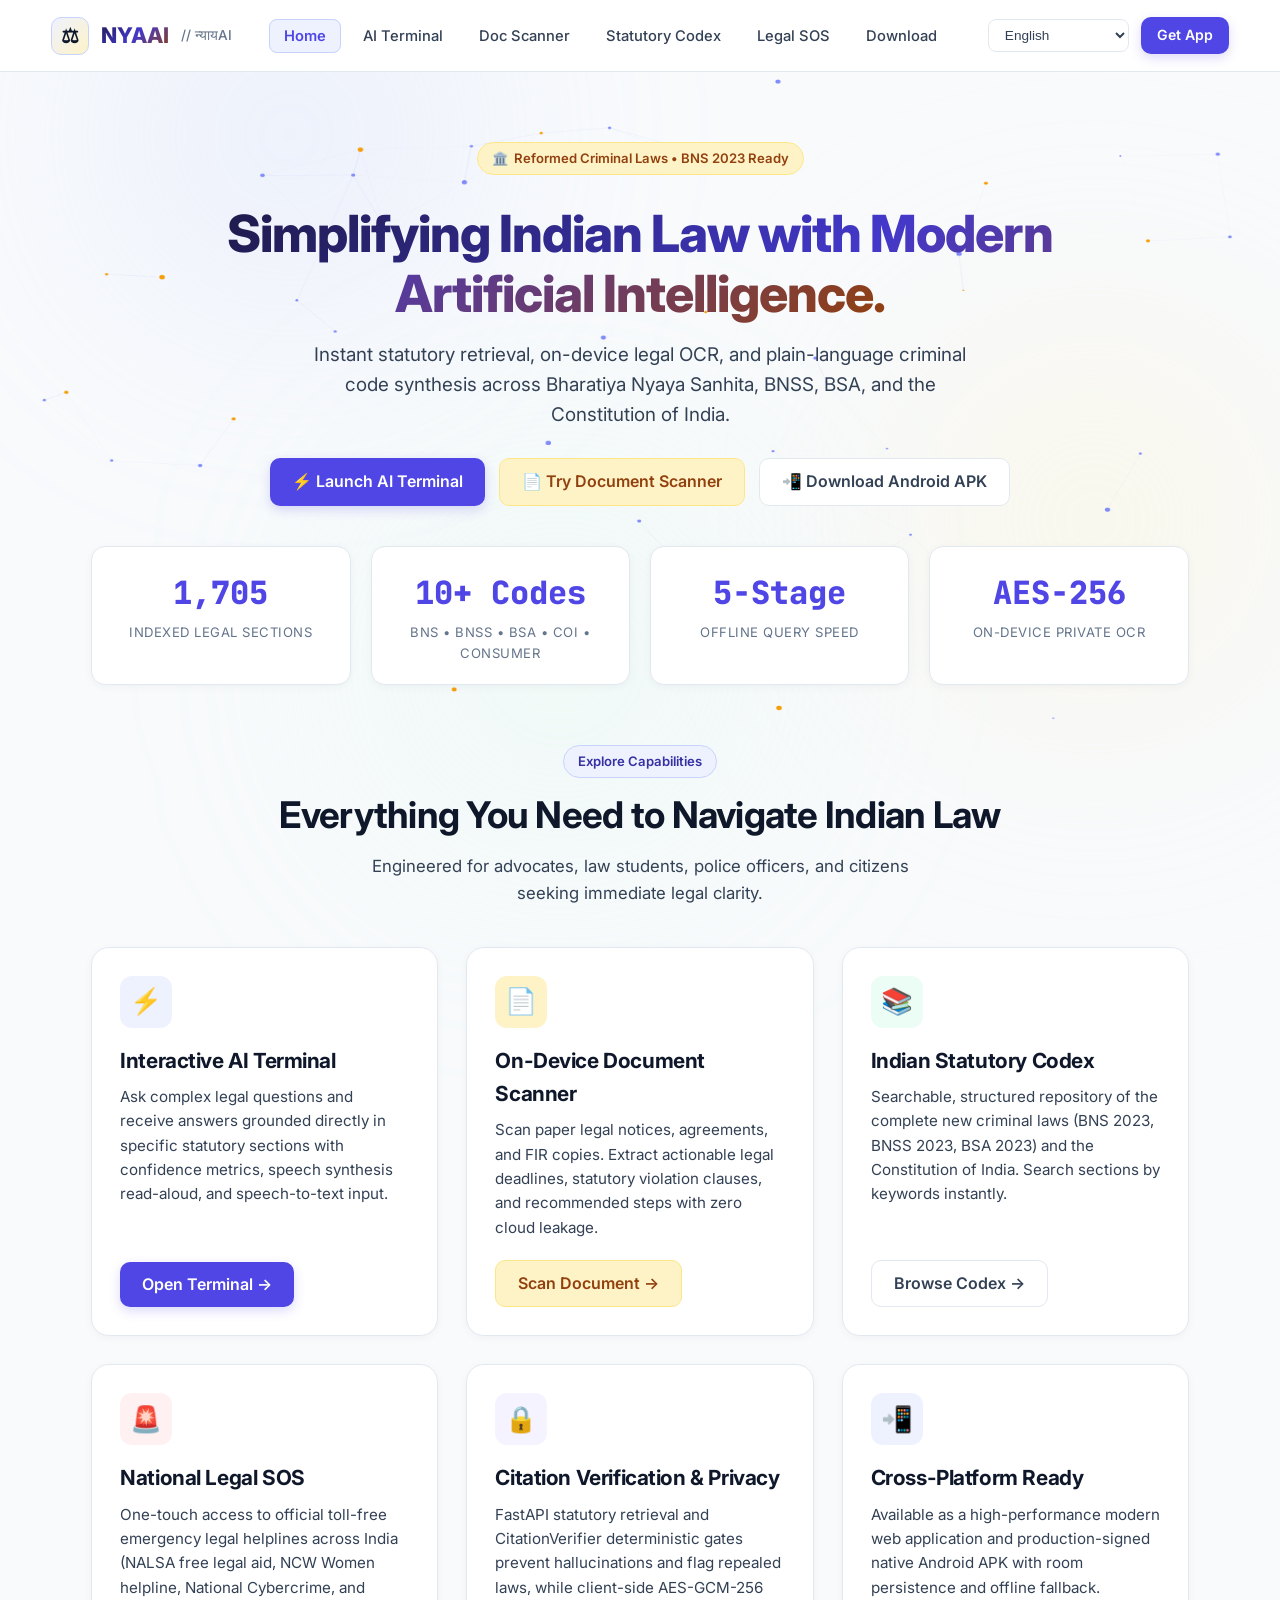
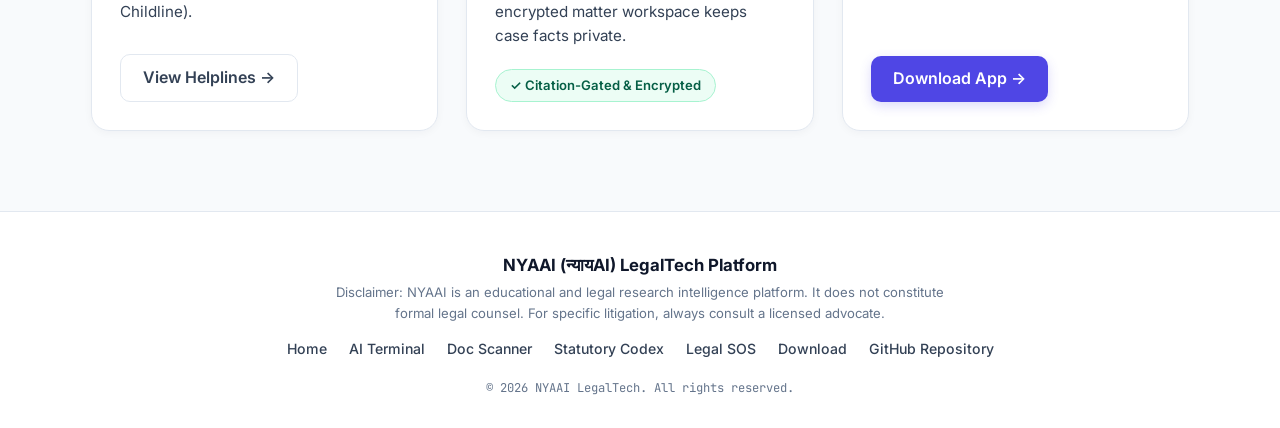
<file: docs/index.html>
<!DOCTYPE html>
<html lang="en">
<head>
  <meta charset="UTF-8">
  <meta name="viewport" content="width=device-width, initial-scale=1.0">
  <title>NYAAI (न्यायAI) — Indian Legal AI Assistant</title>
  <meta name="description" content="India's premier AI legal assistant with offline statutory retrieval for BNS 2023, BNSS 2023, BSA 2023, and Constitution of India.">
  <link rel="preconnect" href="https://fonts.googleapis.com">
  <link rel="preconnect" href="https://fonts.gstatic.com" crossorigin>
  <link href="https://fonts.googleapis.com/css2?family=Inter:wght@400;500;600;700;800&family=JetBrains+Mono:wght@500;700&display=swap" rel="stylesheet">
  <link rel="stylesheet" href="styles.css?v=2.2">
</head>
<body>

  <!-- Pastel Ambient Meshes -->
  <div class="bg-pastel-orb orb-1"></div>
  <div class="bg-pastel-orb orb-2"></div>
  <div class="bg-pastel-orb orb-3"></div>

  <!-- Navigation -->
  <nav class="pastel-nav">
    <a href="index.html" class="brand-logo">
      <div class="logo-box">⚖</div>
      <span class="text-gradient">NYAAI</span>
      <span style="font-size: 0.85rem; color: var(--text-muted); font-weight: 500;">// न्यायAI</span>
    </a>

    <ul class="nav-links">
      <li><a href="index.html" class="active">Home</a></li>
      <li><a href="terminal.html">AI Terminal</a></li>
      <li><a href="scanner.html">Doc Scanner</a></li>
      <li><a href="codex.html">Statutory Codex</a></li>
      <li><a href="sos.html">Legal SOS</a></li>
      <li><a href="download.html">Download</a></li>
    </ul>

    <div class="nav-actions">
      <select id="langSelect" class="lang-select" aria-label="Select Language">
        <option value="en">English</option>
        <option value="hi">हिन्दी (Hindi)</option>
        <option value="bn">বাংলা (Bengali)</option>
        <option value="te">తెలుగు (Telugu)</option>
        <option value="ta">தமிழ் (Tamil)</option>
      </select>
      <a href="download.html" class="btn-primary" style="padding: 7px 16px; font-size: 0.88rem;">Get App</a>
    </div>
  </nav>

  <!-- Hero Section -->
  <header class="hero-wrapper">
    <canvas id="neuralCanvas"></canvas>

    <div class="badge-pastel-gold" style="margin-bottom: 12px;">
      <span>🏛️</span>
      <span>Reformed Criminal Laws • BNS 2023 Ready</span>
    </div>

    <h1 class="hero-title">
      <span class="text-gradient">Simplifying Indian Law with Modern Artificial Intelligence.</span>
    </h1>

    <p class="hero-subtitle">
      Hybrid statutory retrieval (BM25 + dense semantic embeddings), deterministic CitationVerifier gating, client-side encrypted matter management, and plain-language legal synthesis across reformed Indian criminal and civil codes.
    </p>

    <div class="hero-buttons">
      <a href="terminal.html" class="btn-primary">⚡ Launch AI Terminal</a>
      <a href="scanner.html" class="btn-honey">📄 Try Document Scanner</a>
      <a href="download.html" class="btn-secondary">📲 Download Android APK</a>
    </div>

    <!-- Live Telemetry Strip -->
    <div class="metrics-row">
      <div class="metric-card">
        <div class="metric-number">1,705</div>
        <div class="metric-label">Substantive Provisions</div>
      </div>
      <div class="metric-card">
        <div class="metric-number">10+ Codes</div>
        <div class="metric-label">BNS • BNSS • BSA • COI • Consumer</div>
      </div>
      <div class="metric-card">
        <div class="metric-number">5-Stage</div>
        <div class="metric-label">CitationVerifier Gate</div>
      </div>
      <div class="metric-card">
        <div class="metric-number">AES-256</div>
        <div class="metric-label">Client-Side Encrypted Matters</div>
      </div>
    </div>
  </header>

  <!-- Feature Showcase Grid -->
  <section class="page-container" style="padding-top: 20px;">
    <div class="page-header">
      <span class="badge-pastel-blue">Explore Capabilities</span>
      <h2 class="page-title">Everything You Need to Navigate Indian Law</h2>
      <p class="page-desc">Engineered for advocates, law students, police officers, and citizens seeking immediate legal clarity.</p>
    </div>

    <div class="feature-showcase-grid">
      <!-- Feature 1 -->
      <div class="showcase-card">
        <div>
          <div class="showcase-icon" style="background: var(--pastel-blue-bg); color: var(--primary-blue);">⚡</div>
          <h3 style="font-size: 1.3rem; margin-bottom: 8px;">Interactive AI Terminal</h3>
          <p style="color: var(--text-secondary); font-size: 0.95rem; line-height: 1.6; margin-bottom: 20px;">
            Ask complex legal questions and receive answers synthesized by FastAPI, grounded via BM25 + dense hybrid retrieval, and strictly gated by CitationVerifier with confidence scoring.
          </p>
        </div>
        <a href="terminal.html" class="btn-primary" style="align-self: flex-start;">Open Terminal →</a>
      </div>

      <!-- Feature 2 -->
      <div class="showcase-card">
        <div>
          <div class="showcase-icon" style="background: var(--pastel-gold-bg); color: var(--primary-gold);">📄</div>
          <h3 style="font-size: 1.3rem; margin-bottom: 8px;">On-Device Document Scanner</h3>
          <p style="color: var(--text-secondary); font-size: 0.95rem; line-height: 1.6; margin-bottom: 20px;">
            Scan paper legal notices, agreements, and FIR copies. Extract actionable legal deadlines, statutory violation clauses, and recommended steps using client-side OCR without unauthorized cloud storage.
          </p>
        </div>
        <a href="scanner.html" class="btn-honey" style="align-self: flex-start;">Scan Document →</a>
      </div>

      <!-- Feature 3 -->
      <div class="showcase-card">
        <div>
          <div class="showcase-icon" style="background: var(--pastel-sage-bg); color: var(--primary-emerald);">📚</div>
          <h3 style="font-size: 1.3rem; margin-bottom: 8px;">Indian Statutory Codex</h3>
          <p style="color: var(--text-secondary); font-size: 0.95rem; line-height: 1.6; margin-bottom: 20px;">
            Searchable repository of 1,705 substantive statutory provisions across BNS 2023, BNSS 2023, BSA 2023, the Constitution of India, Consumer Protection, and IT Act.
          </p>
        </div>
        <a href="codex.html" class="btn-secondary" style="align-self: flex-start;">Browse Codex →</a>
      </div>

      <!-- Feature 4 -->
      <div class="showcase-card">
        <div>
          <div class="showcase-icon" style="background: var(--pastel-rose-bg); color: var(--primary-rose);">🚨</div>
          <h3 style="font-size: 1.3rem; margin-bottom: 8px;">National Legal SOS</h3>
          <p style="color: var(--text-secondary); font-size: 0.95rem; line-height: 1.6; margin-bottom: 20px;">
            One-touch access to official toll-free emergency legal helplines across India (NALSA free legal aid, NCW Women helpline, National Cybercrime, and Childline).
          </p>
        </div>
        <a href="sos.html" class="btn-secondary" style="align-self: flex-start;">View Helplines →</a>
      </div>

      <!-- Feature 5 -->
      <div class="showcase-card">
        <div>
          <div class="showcase-icon" style="background: var(--pastel-purple-bg); color: var(--pastel-purple-text);">🔒</div>
          <h3 style="font-size: 1.3rem; margin-bottom: 8px;">Citation Verification &amp; Privacy</h3>
          <p style="color: var(--text-secondary); font-size: 0.95rem; line-height: 1.6; margin-bottom: 20px;">
            Deterministic CitationVerifier hard gate prevents hallucinations and flags repealed pre-2024 laws (IPC, CrPC). Client-side AES-GCM-256 encrypted matter workspace keeps case facts private, with on-device SQLite fallback when offline.
          </p>
        </div>
        <span class="badge-pastel-sage" style="align-self: flex-start;">✓ Citation-Gated &amp; Encrypted</span>
      </div>

      <!-- Feature 6 -->
      <div class="showcase-card">
        <div>
          <div class="showcase-icon" style="background: var(--pastel-blue-bg); color: var(--primary-blue);">📲</div>
          <h3 style="font-size: 1.3rem; margin-bottom: 8px;">Production Android App</h3>
          <p style="color: var(--text-secondary); font-size: 0.95rem; line-height: 1.6; margin-bottom: 20px;">
            Signed production APK (11.97 MB) with Jetpack Compose, Room DB, encrypted matter management, and offline statutory fallback. Download directly for Android 7.0+.
          </p>
        </div>
        <a href="download.html" class="btn-primary" style="align-self: flex-start;">Download APK →</a>
      </div>
    </div>
  </section>

  <!-- Footer -->
  <footer class="pastel-footer">
    <div style="font-weight: 700; font-size: 1.05rem; color: var(--text-primary); margin-bottom: 4px;">
      NYAAI (न्यायAI) LegalTech Platform
    </div>
    <p style="max-width: 650px; margin: 0 auto; font-size: 0.82rem; color: var(--text-muted);">
      Disclaimer: NYAAI is an educational and legal research intelligence platform. It does not constitute formal legal counsel. For specific litigation, always consult a licensed advocate.
    </p>

    <div class="footer-nav">
      <a href="index.html">Home</a>
      <a href="terminal.html">AI Terminal</a>
      <a href="scanner.html">Doc Scanner</a>
      <a href="codex.html">Statutory Codex</a>
      <a href="sos.html">Legal SOS</a>
      <a href="download.html">Download App</a>
      <a href="https://github.com/Lunaca47/Nyaai" target="_blank" rel="noopener noreferrer">GitHub Repository</a>
    </div>

    <div class="mono" style="font-size: 0.76rem; color: var(--text-muted); margin-top: 10px;">
      © 2026 NYAAI LegalTech. Native Jetpack Compose, Room FTS4, ML Kit & Google Gemini.
    </div>
  </footer>

  <script src="config.js?v=2.2"></script>
  <script src="app.js?v=2.2"></script>
</body>
</html>
</file>
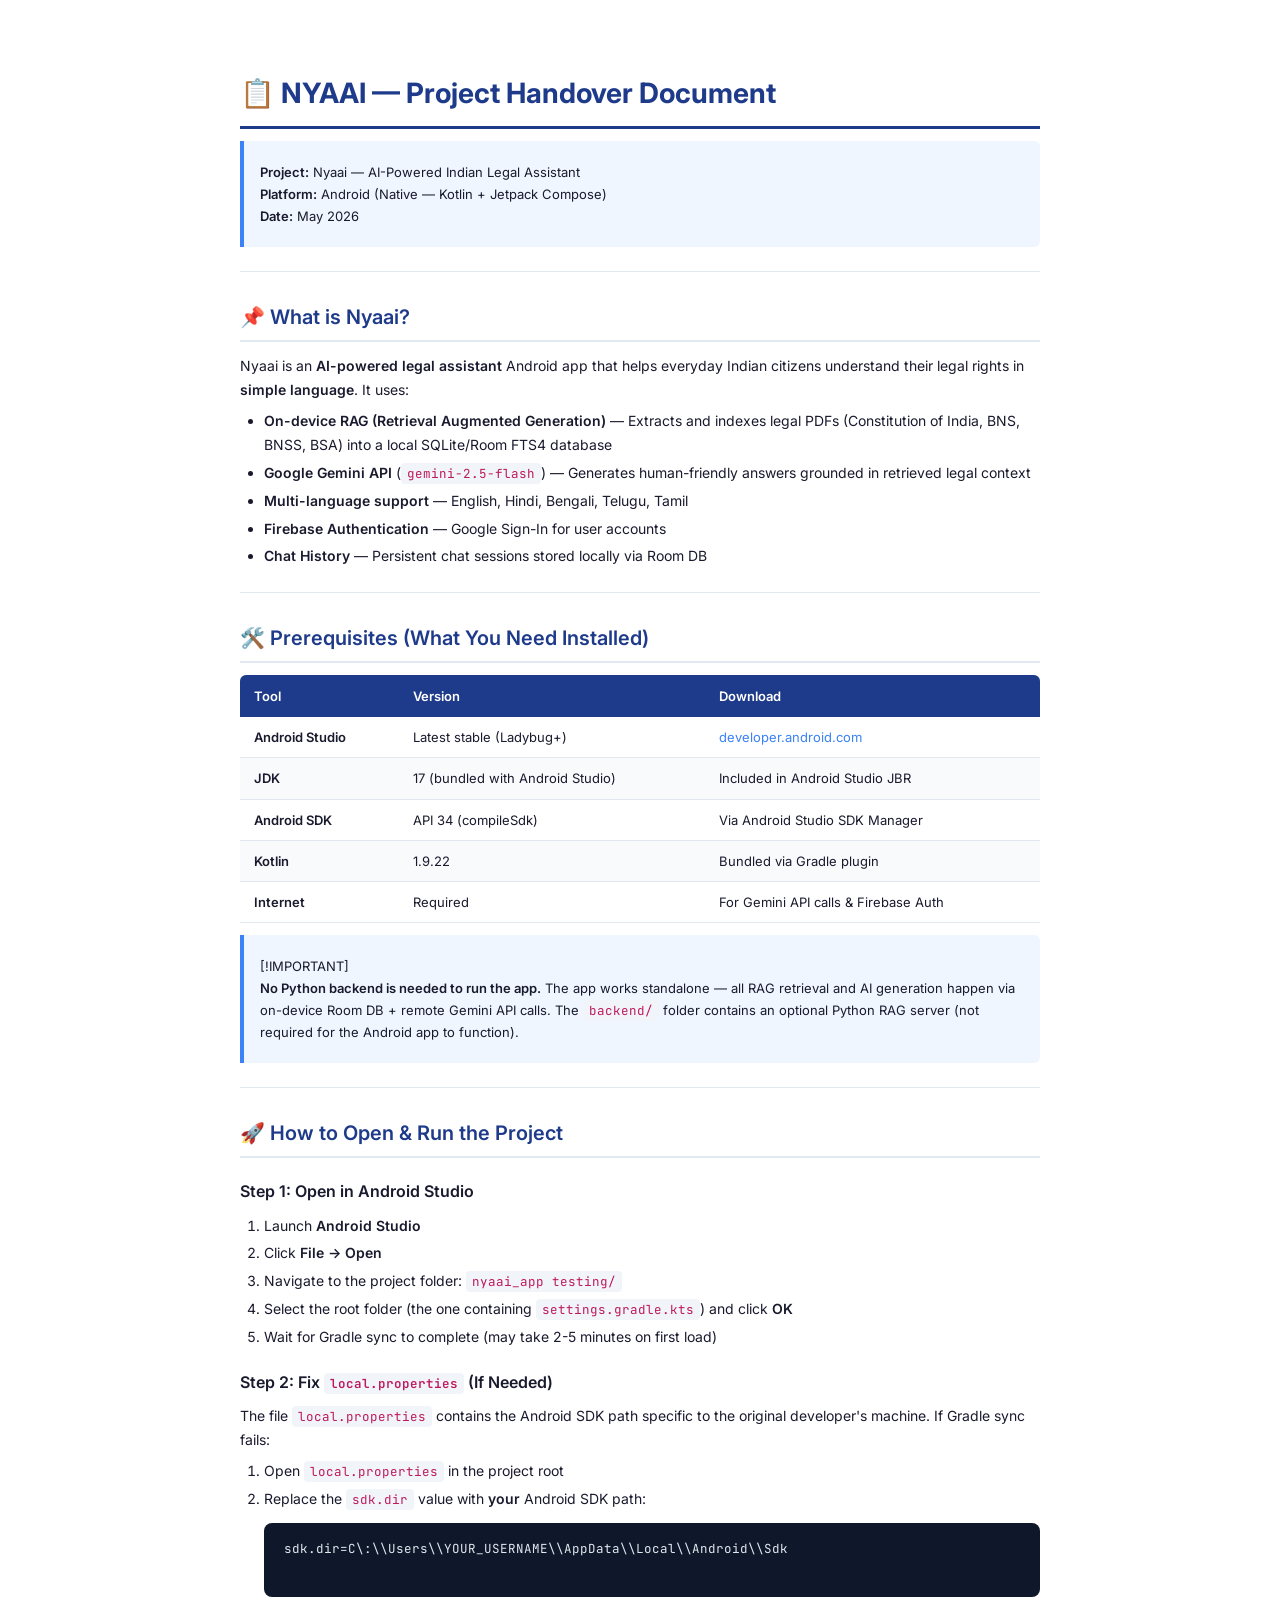
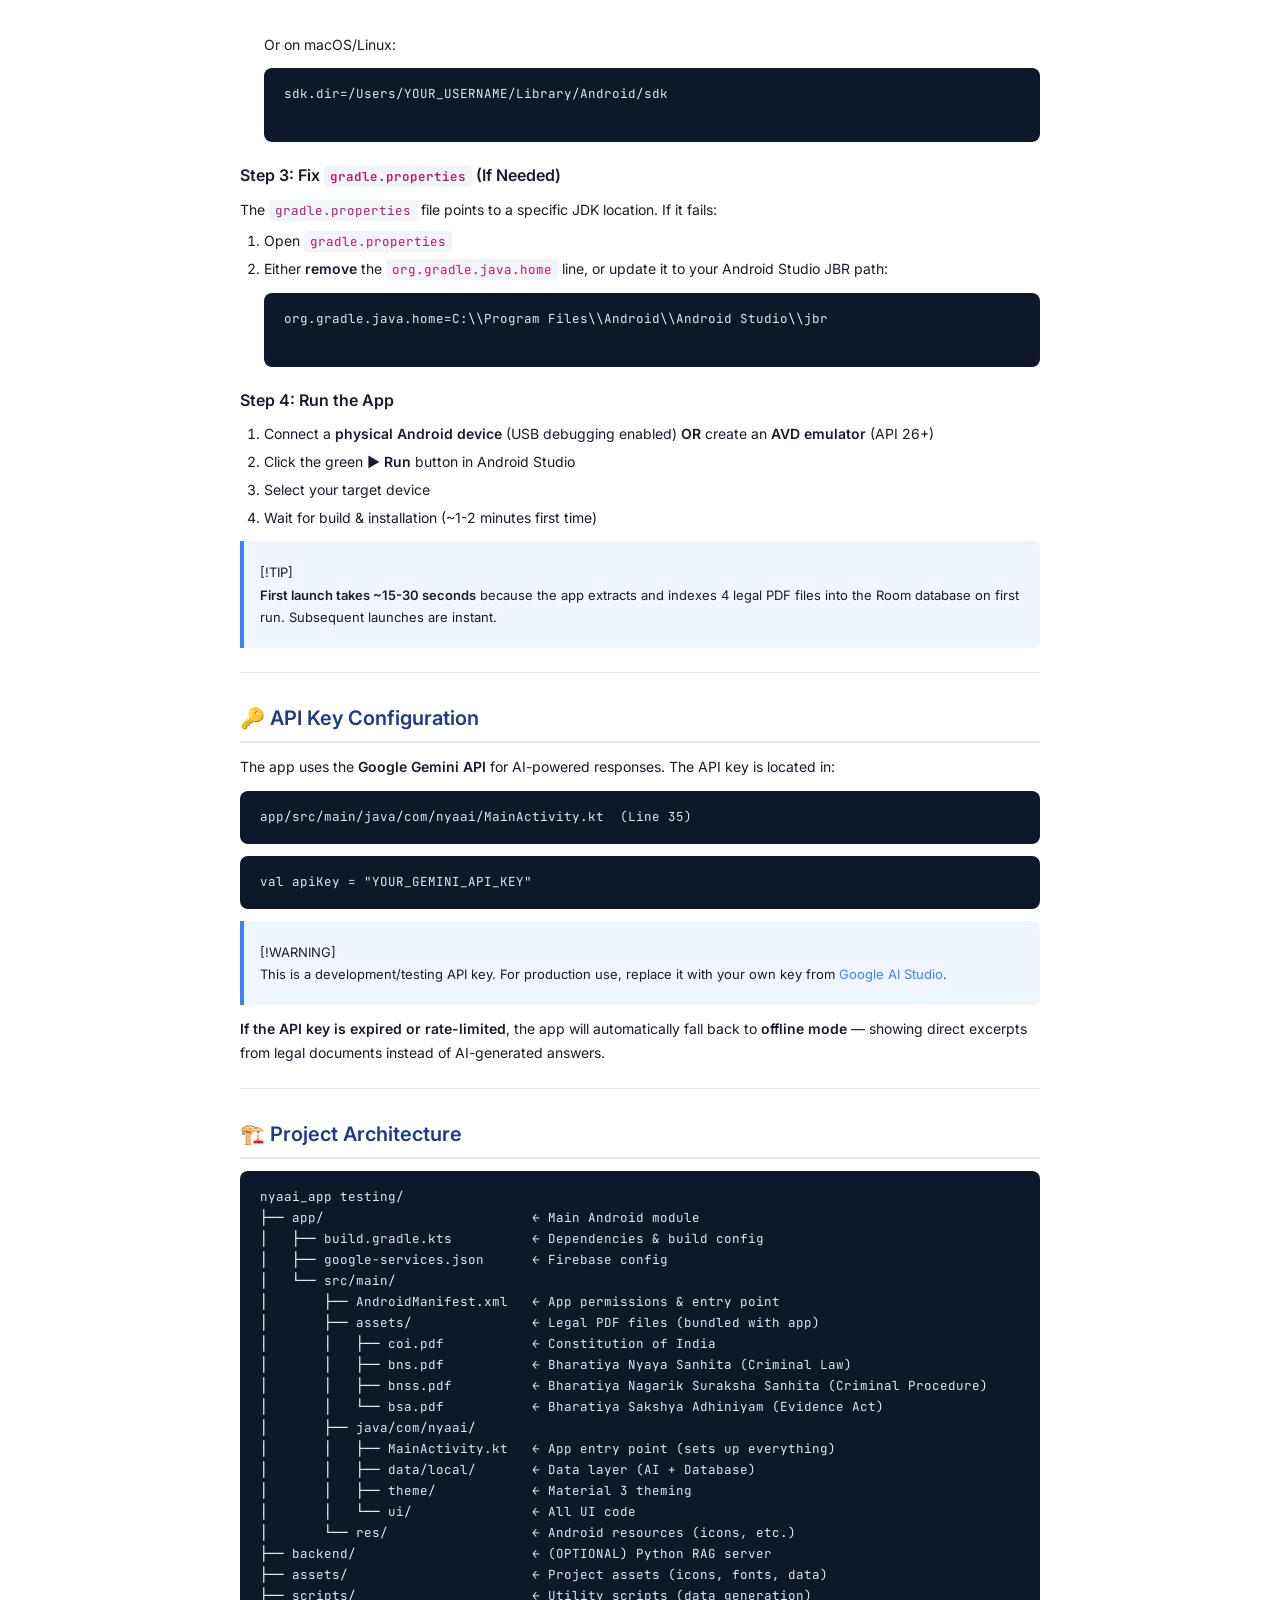
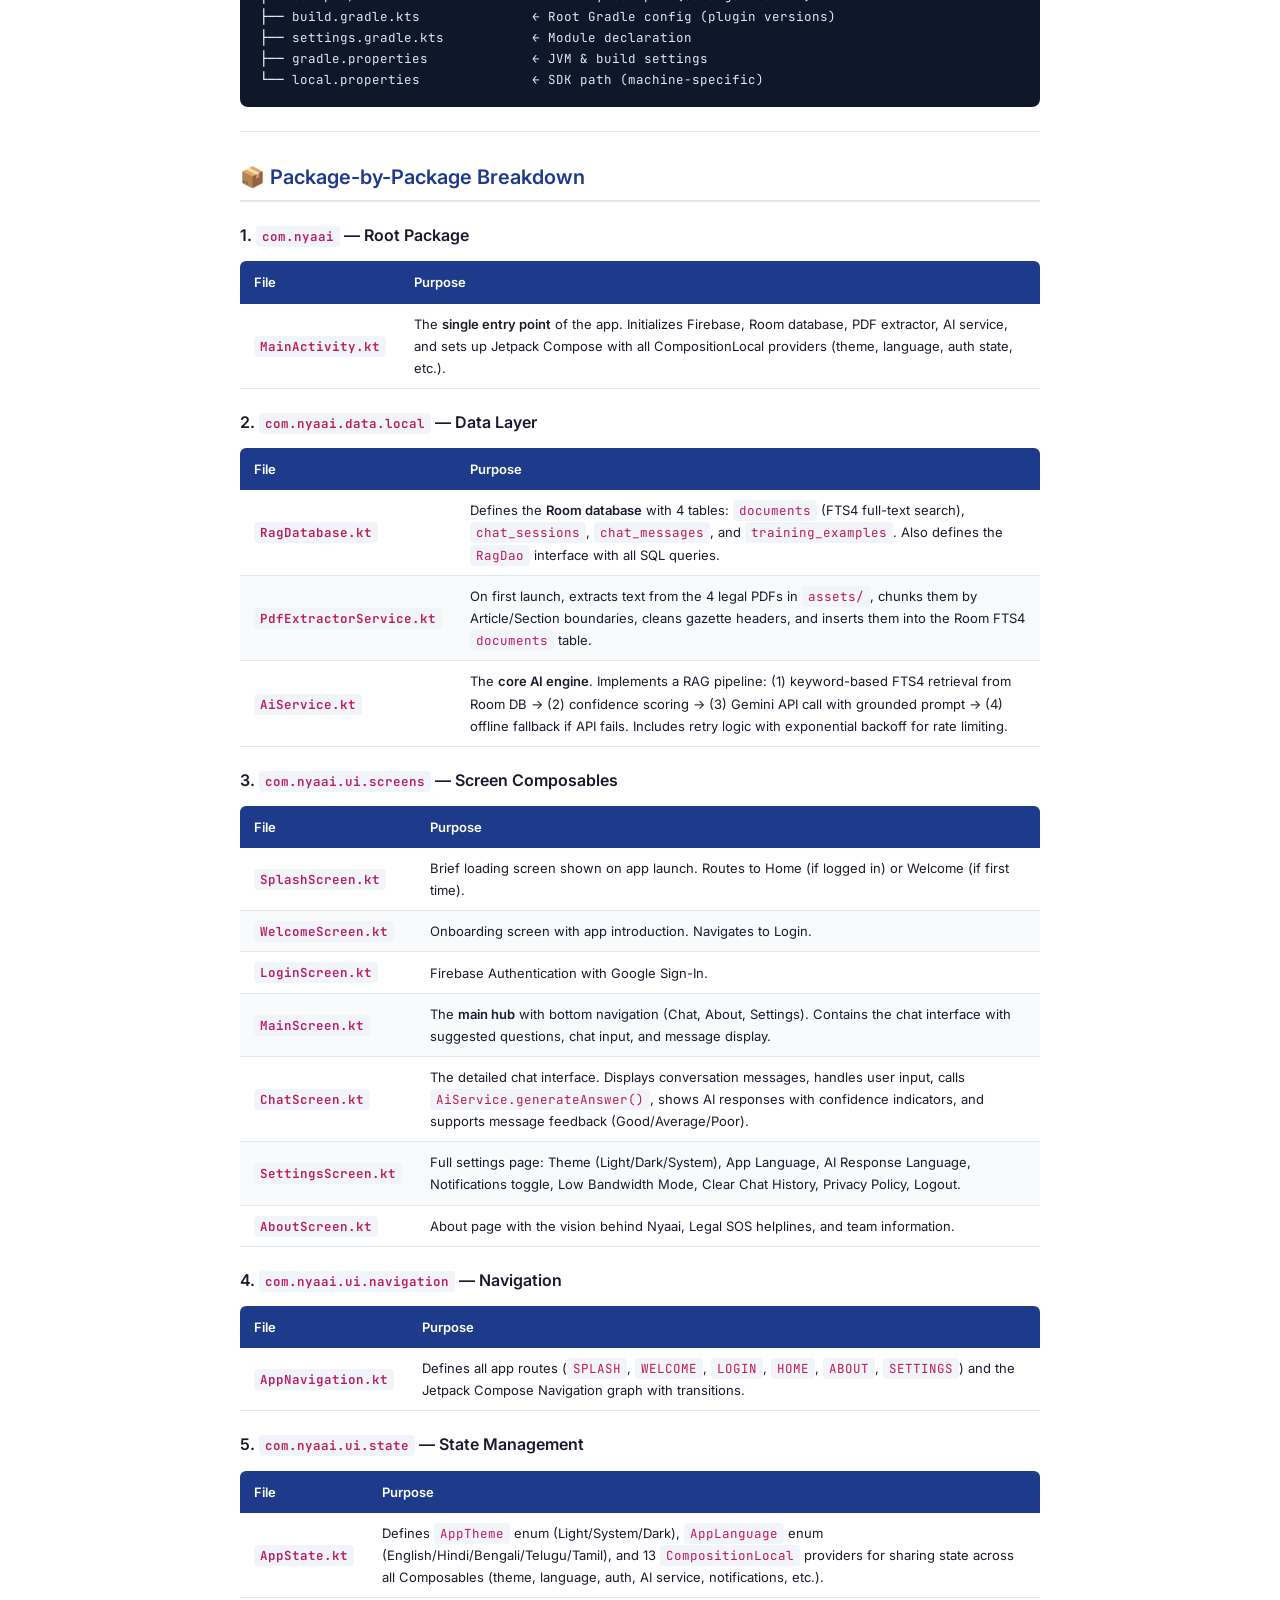
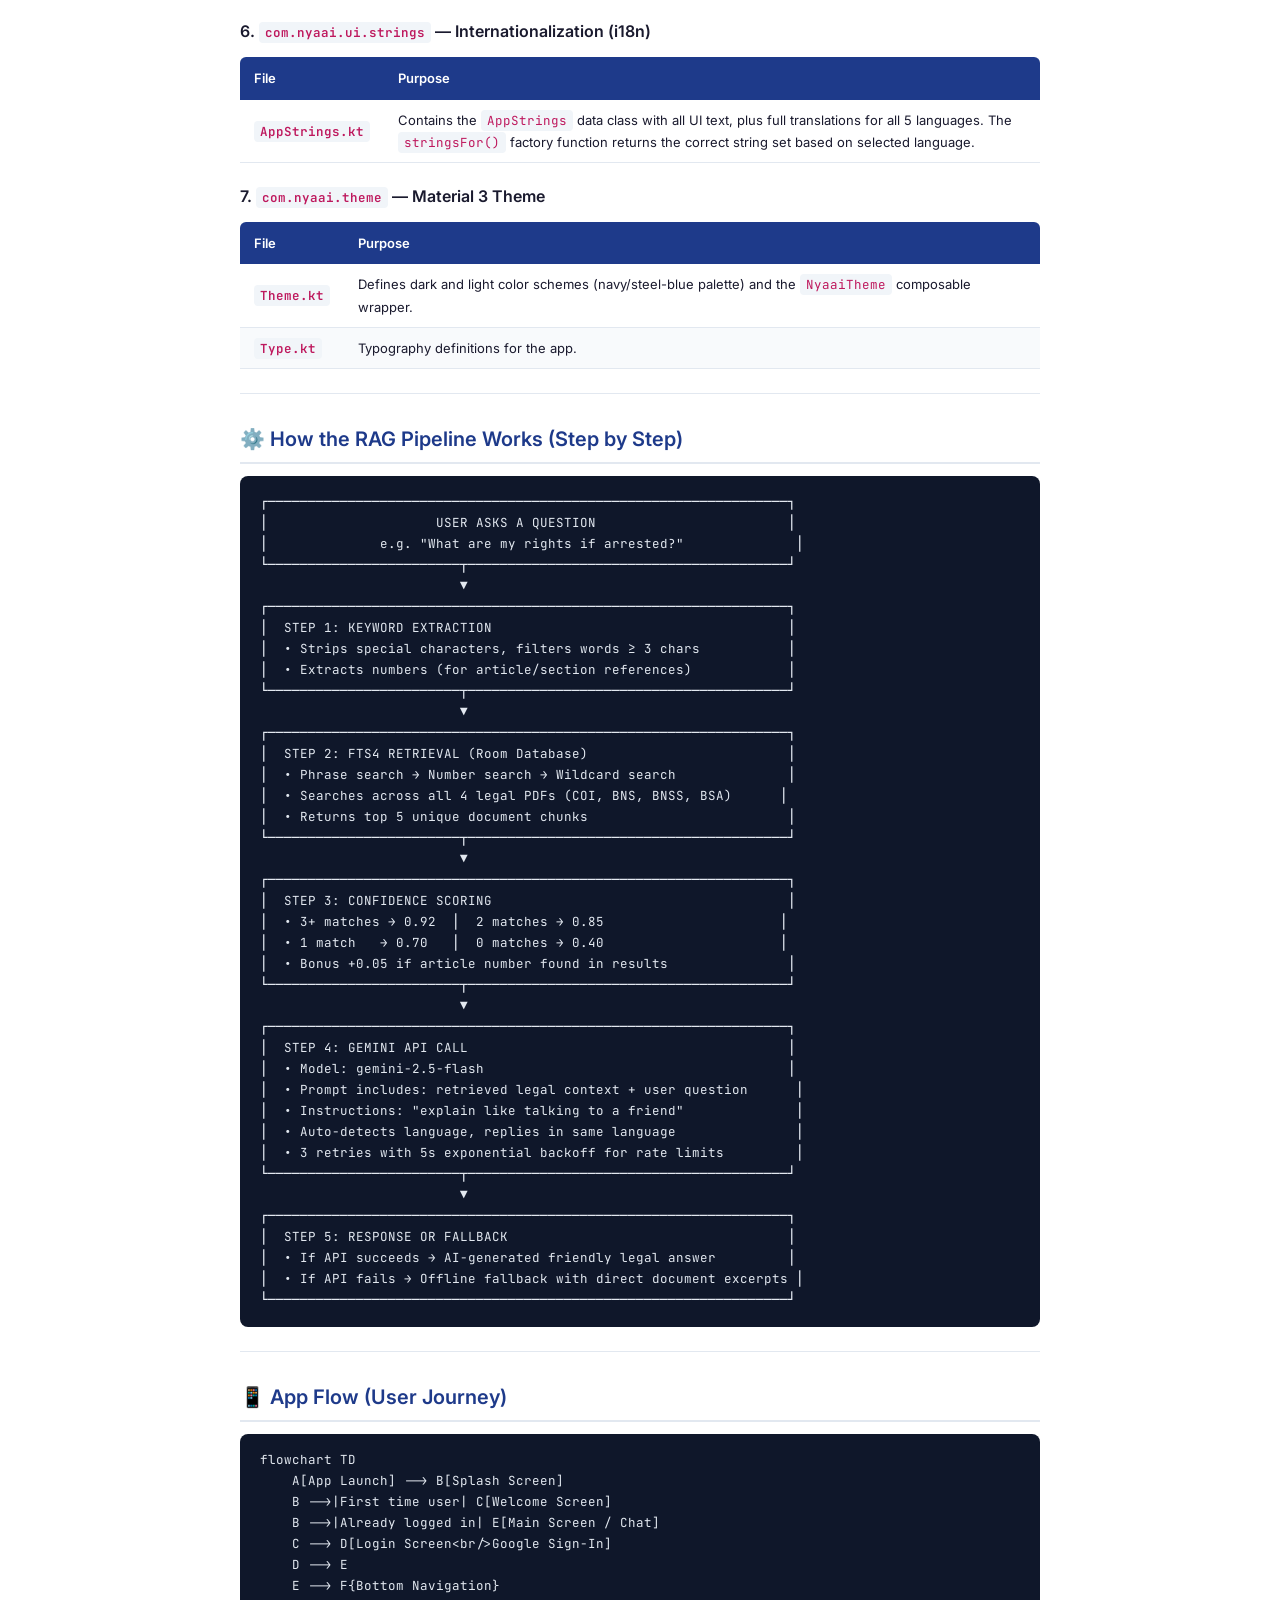
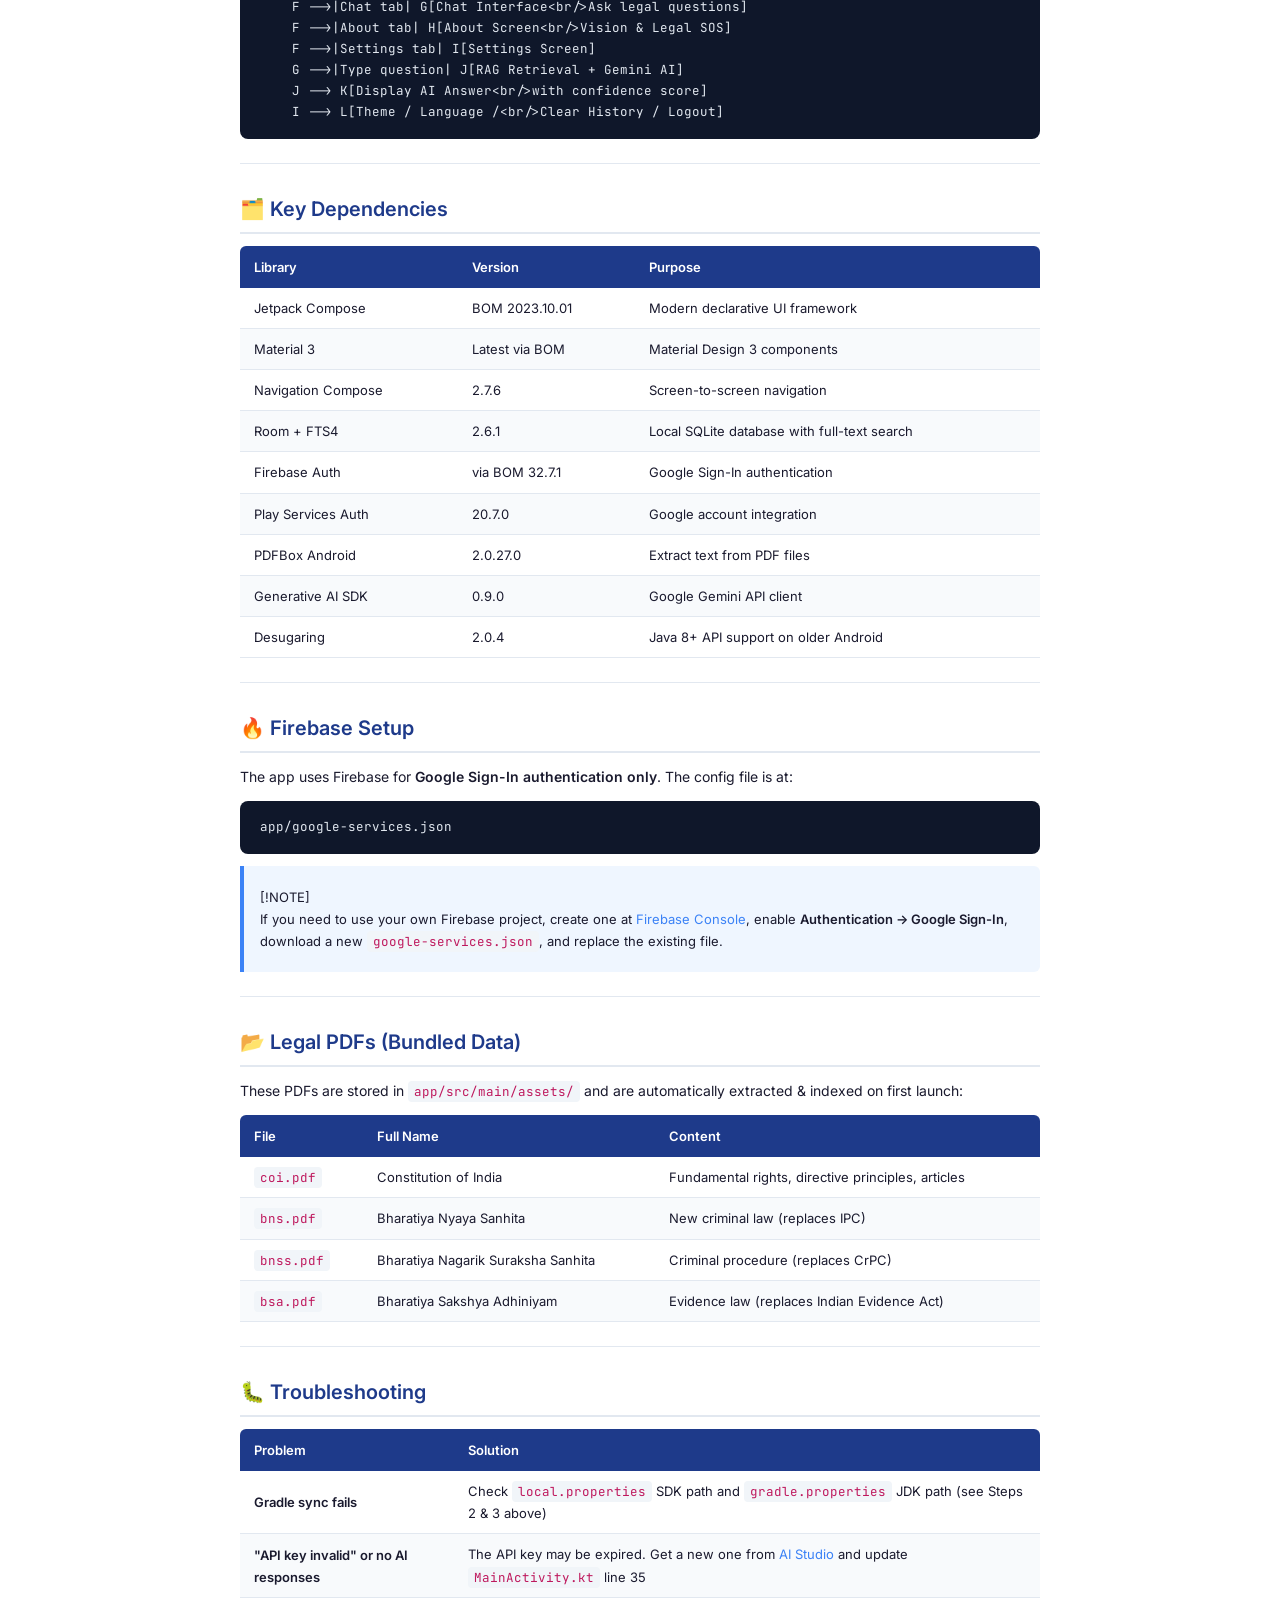
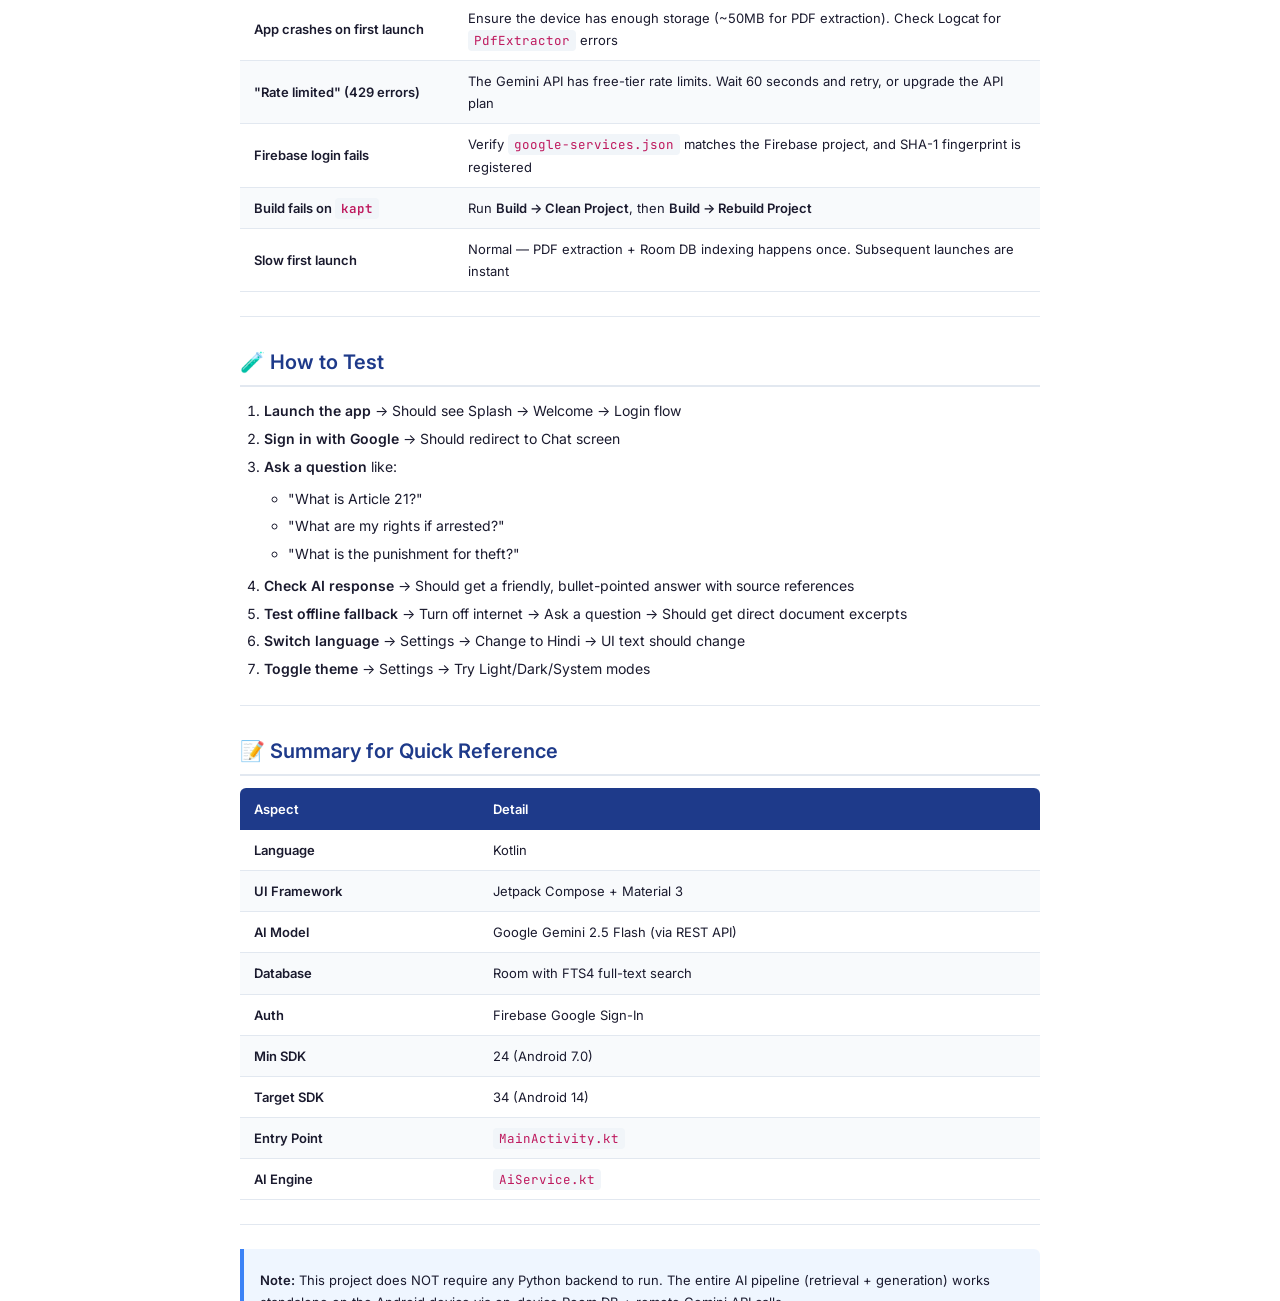
<file: NYAAI_Project_Handover.html>
<!DOCTYPE html>
<html lang="en">
<head>
<meta charset="UTF-8">
<title>NYAAI — Project Handover Document</title>
<style>
  @import url('https://fonts.googleapis.com/css2?family=Inter:wght@300;400;500;600;700&family=JetBrains+Mono:wght@400;500&display=swap');

  :root {
    --primary: #1E3A8A;
    --primary-light: #3B82F6;
    --bg: #FFFFFF;
    --text: #1a1a2e;
    --text-muted: #64748b;
    --border: #e2e8f0;
    --code-bg: #f1f5f9;
    --table-header: #1E3A8A;
    --table-stripe: #f8fafc;
    --blockquote-bg: #eff6ff;
    --blockquote-border: #3B82F6;
    --warning-bg: #fef3c7;
    --warning-border: #f59e0b;
    --tip-bg: #ecfdf5;
    --tip-border: #10b981;
    --note-bg: #eff6ff;
    --note-border: #3B82F6;
    --important-bg: #f3e8ff;
    --important-border: #8b5cf6;
  }

  * { margin: 0; padding: 0; box-sizing: border-box; }

  body {
    font-family: 'Inter', -apple-system, BlinkMacSystemFont, sans-serif;
    color: var(--text);
    background: var(--bg);
    line-height: 1.7;
    font-size: 14px;
    max-width: 900px;
    margin: 0 auto;
    padding: 40px 50px;
  }

  h1 {
    font-size: 28px;
    font-weight: 700;
    color: var(--primary);
    margin: 30px 0 10px;
    padding-bottom: 8px;
    border-bottom: 3px solid var(--primary);
  }

  h2 {
    font-size: 20px;
    font-weight: 600;
    color: var(--primary);
    margin: 28px 0 12px;
    padding-bottom: 6px;
    border-bottom: 2px solid var(--border);
  }

  h3 {
    font-size: 16px;
    font-weight: 600;
    color: var(--text);
    margin: 20px 0 8px;
  }

  p { margin: 8px 0; }

  blockquote {
    margin: 12px 0;
    padding: 12px 16px;
    border-left: 4px solid var(--blockquote-border);
    background: var(--blockquote-bg);
    border-radius: 0 6px 6px 0;
    font-size: 13px;
  }

  /* GitHub-style alerts */
  blockquote p:first-child strong:first-child {
    display: inline;
  }

  /* WARNING alerts */
  blockquote:has(p:first-child > strong:first-child) {
    background: var(--note-bg);
    border-left-color: var(--note-border);
  }

  table {
    width: 100%;
    border-collapse: collapse;
    margin: 12px 0;
    font-size: 13px;
  }

  thead th {
    background: var(--table-header);
    color: white;
    font-weight: 600;
    text-align: left;
    padding: 10px 14px;
  }

  thead th:first-child { border-radius: 6px 0 0 0; }
  thead th:last-child { border-radius: 0 6px 0 0; }

  tbody td {
    padding: 9px 14px;
    border-bottom: 1px solid var(--border);
  }

  tbody tr:nth-child(even) { background: var(--table-stripe); }

  code {
    font-family: 'JetBrains Mono', 'Consolas', monospace;
    background: var(--code-bg);
    padding: 2px 6px;
    border-radius: 4px;
    font-size: 12.5px;
    color: #be185d;
  }

  pre {
    background: #0f172a;
    color: #e2e8f0;
    padding: 16px 20px;
    border-radius: 8px;
    overflow-x: auto;
    margin: 12px 0;
    font-size: 12.5px;
    line-height: 1.6;
  }

  pre code {
    background: none;
    color: inherit;
    padding: 0;
    font-size: inherit;
  }

  ul, ol {
    margin: 8px 0;
    padding-left: 24px;
  }

  li { margin: 4px 0; }

  hr {
    border: none;
    height: 1px;
    background: var(--border);
    margin: 24px 0;
  }

  a {
    color: var(--primary-light);
    text-decoration: none;
  }

  strong { font-weight: 600; }

  /* Print styles */
  @media print {
    body {
      padding: 20px 30px;
      font-size: 12px;
      max-width: none;
    }
    h1 { font-size: 24px; }
    h2 { font-size: 17px; page-break-after: avoid; }
    h3 { font-size: 14px; page-break-after: avoid; }
    pre { page-break-inside: avoid; font-size: 11px; }
    table { page-break-inside: avoid; font-size: 11.5px; }
    blockquote { page-break-inside: avoid; }
    .no-print { display: none; }
  }
</style>
</head>
<body>
<h1>📋 NYAAI — Project Handover Document</h1>

<blockquote>
  <p><strong>Project:</strong> Nyaai — AI-Powered Indian Legal Assistant<br />
  <strong>Platform:</strong> Android (Native — Kotlin + Jetpack Compose)<br />
  <strong>Date:</strong> May 2026</p>
</blockquote>

<hr />

<h2>📌 What is Nyaai?</h2>

<p>Nyaai is an <strong>AI-powered legal assistant</strong> Android app that helps everyday Indian citizens understand their legal rights in <strong>simple language</strong>. It uses:</p>

<ul>
<li><strong>On-device RAG (Retrieval Augmented Generation)</strong> — Extracts and indexes legal PDFs (Constitution of India, BNS, BNSS, BSA) into a local SQLite/Room FTS4 database</li>
<li><strong>Google Gemini API</strong> (<code>gemini-2.5-flash</code>) — Generates human-friendly answers grounded in retrieved legal context</li>
<li><strong>Multi-language support</strong> — English, Hindi, Bengali, Telugu, Tamil</li>
<li><strong>Firebase Authentication</strong> — Google Sign-In for user accounts</li>
<li><strong>Chat History</strong> — Persistent chat sessions stored locally via Room DB</li>
</ul>

<hr />

<h2>🛠️ Prerequisites (What You Need Installed)</h2>

<table>
<thead>
<tr>
  <th>Tool</th>
  <th>Version</th>
  <th>Download</th>
</tr>
</thead>
<tbody>
<tr>
  <td><strong>Android Studio</strong></td>
  <td>Latest stable (Ladybug+)</td>
  <td><a href="https://developer.android.com/studio">developer.android.com</a></td>
</tr>
<tr>
  <td><strong>JDK</strong></td>
  <td>17 (bundled with Android Studio)</td>
  <td>Included in Android Studio JBR</td>
</tr>
<tr>
  <td><strong>Android SDK</strong></td>
  <td>API 34 (compileSdk)</td>
  <td>Via Android Studio SDK Manager</td>
</tr>
<tr>
  <td><strong>Kotlin</strong></td>
  <td>1.9.22</td>
  <td>Bundled via Gradle plugin</td>
</tr>
<tr>
  <td><strong>Internet</strong></td>
  <td>Required</td>
  <td>For Gemini API calls &amp; Firebase Auth</td>
</tr>
</tbody>
</table>

<blockquote>
  <p>[!IMPORTANT]<br />
  <strong>No Python backend is needed to run the app.</strong> The app works standalone — all RAG retrieval and AI generation happen via on-device Room DB + remote Gemini API calls. The <code>backend/</code> folder contains an optional Python RAG server (not required for the Android app to function).</p>
</blockquote>

<hr />

<h2>🚀 How to Open &amp; Run the Project</h2>

<h3>Step 1: Open in Android Studio</h3>

<ol>
<li>Launch <strong>Android Studio</strong></li>
<li>Click <strong>File → Open</strong></li>
<li>Navigate to the project folder: <code>nyaai_app testing/</code></li>
<li>Select the root folder (the one containing <code>settings.gradle.kts</code>) and click <strong>OK</strong></li>
<li>Wait for Gradle sync to complete (may take 2-5 minutes on first load)</li>
</ol>

<h3>Step 2: Fix <code>local.properties</code> (If Needed)</h3>

<p>The file <code>local.properties</code> contains the Android SDK path specific to the original developer's machine. If Gradle sync fails:</p>

<ol>
<li>Open <code>local.properties</code> in the project root</li>
<li>Replace the <code>sdk.dir</code> value with <strong>your</strong> Android SDK path:<br />
<pre><code>sdk.dir=C\:\\Users\\YOUR_USERNAME\\AppData\\Local\\Android\\Sdk<br />
</code></pre><br />
Or on macOS/Linux:<br />
<pre><code>sdk.dir=/Users/YOUR_USERNAME/Library/Android/sdk<br />
</code></pre></li>
</ol>

<h3>Step 3: Fix <code>gradle.properties</code> (If Needed)</h3>

<p>The <code>gradle.properties</code> file points to a specific JDK location. If it fails:</p>

<ol>
<li>Open <code>gradle.properties</code></li>
<li>Either <strong>remove</strong> the <code>org.gradle.java.home</code> line, or update it to your Android Studio JBR path:<br />
<pre><code>org.gradle.java.home=C:\\Program Files\\Android\\Android Studio\\jbr<br />
</code></pre></li>
</ol>

<h3>Step 4: Run the App</h3>

<ol>
<li>Connect a <strong>physical Android device</strong> (USB debugging enabled) <strong>OR</strong> create an <strong>AVD emulator</strong> (API 26+)</li>
<li>Click the green <strong>▶ Run</strong> button in Android Studio</li>
<li>Select your target device</li>
<li>Wait for build &amp; installation (~1-2 minutes first time)</li>
</ol>

<blockquote>
  <p>[!TIP]<br />
  <strong>First launch takes ~15-30 seconds</strong> because the app extracts and indexes 4 legal PDF files into the Room database on first run. Subsequent launches are instant.</p>
</blockquote>

<hr />

<h2>🔑 API Key Configuration</h2>

<p>The app uses the <strong>Google Gemini API</strong> for AI-powered responses. The API key is located in:</p>

<pre><code>app/src/main/java/com/nyaai/MainActivity.kt  (Line 35)
</code></pre>

<pre><code>val apiKey = "YOUR_GEMINI_API_KEY"
</code></pre>

<blockquote>
  <p>[!WARNING]<br />
  This is a development/testing API key. For production use, replace it with your own key from <a href="https://aistudio.google.com/">Google AI Studio</a>.</p>
</blockquote>

<p><strong>If the API key is expired or rate-limited</strong>, the app will automatically fall back to <strong>offline mode</strong> — showing direct excerpts from legal documents instead of AI-generated answers.</p>

<hr />

<h2>🏗️ Project Architecture</h2>

<pre><code>nyaai_app testing/
├── app/                          ← Main Android module
│   ├── build.gradle.kts          ← Dependencies &amp; build config
│   ├── google-services.json      ← Firebase config
│   └── src/main/
│       ├── AndroidManifest.xml   ← App permissions &amp; entry point
│       ├── assets/               ← Legal PDF files (bundled with app)
│       │   ├── coi.pdf           ← Constitution of India
│       │   ├── bns.pdf           ← Bharatiya Nyaya Sanhita (Criminal Law)
│       │   ├── bnss.pdf          ← Bharatiya Nagarik Suraksha Sanhita (Criminal Procedure)
│       │   └── bsa.pdf           ← Bharatiya Sakshya Adhiniyam (Evidence Act)
│       ├── java/com/nyaai/
│       │   ├── MainActivity.kt   ← App entry point (sets up everything)
│       │   ├── data/local/       ← Data layer (AI + Database)
│       │   ├── theme/            ← Material 3 theming
│       │   └── ui/               ← All UI code
│       └── res/                  ← Android resources (icons, etc.)
├── backend/                      ← (OPTIONAL) Python RAG server
├── assets/                       ← Project assets (icons, fonts, data)
├── scripts/                      ← Utility scripts (data generation)
├── build.gradle.kts              ← Root Gradle config (plugin versions)
├── settings.gradle.kts           ← Module declaration
├── gradle.properties             ← JVM &amp; build settings
└── local.properties              ← SDK path (machine-specific)
</code></pre>

<hr />

<h2>📦 Package-by-Package Breakdown</h2>

<h3>1. <code>com.nyaai</code> — Root Package</h3>

<table>
<thead>
<tr>
  <th>File</th>
  <th>Purpose</th>
</tr>
</thead>
<tbody>
<tr>
  <td><strong><code>MainActivity.kt</code></strong></td>
  <td>The <strong>single entry point</strong> of the app. Initializes Firebase, Room database, PDF extractor, AI service, and sets up Jetpack Compose with all CompositionLocal providers (theme, language, auth state, etc.).</td>
</tr>
</tbody>
</table>

<h3>2. <code>com.nyaai.data.local</code> — Data Layer</h3>

<table>
<thead>
<tr>
  <th>File</th>
  <th>Purpose</th>
</tr>
</thead>
<tbody>
<tr>
  <td><strong><code>RagDatabase.kt</code></strong></td>
  <td>Defines the <strong>Room database</strong> with 4 tables: <code>documents</code> (FTS4 full-text search), <code>chat_sessions</code>, <code>chat_messages</code>, and <code>training_examples</code>. Also defines the <code>RagDao</code> interface with all SQL queries.</td>
</tr>
<tr>
  <td><strong><code>PdfExtractorService.kt</code></strong></td>
  <td>On first launch, extracts text from the 4 legal PDFs in <code>assets/</code>, chunks them by Article/Section boundaries, cleans gazette headers, and inserts them into the Room FTS4 <code>documents</code> table.</td>
</tr>
<tr>
  <td><strong><code>AiService.kt</code></strong></td>
  <td>The <strong>core AI engine</strong>. Implements a RAG pipeline: (1) keyword-based FTS4 retrieval from Room DB → (2) confidence scoring → (3) Gemini API call with grounded prompt → (4) offline fallback if API fails. Includes retry logic with exponential backoff for rate limiting.</td>
</tr>
</tbody>
</table>

<h3>3. <code>com.nyaai.ui.screens</code> — Screen Composables</h3>

<table>
<thead>
<tr>
  <th>File</th>
  <th>Purpose</th>
</tr>
</thead>
<tbody>
<tr>
  <td><strong><code>SplashScreen.kt</code></strong></td>
  <td>Brief loading screen shown on app launch. Routes to Home (if logged in) or Welcome (if first time).</td>
</tr>
<tr>
  <td><strong><code>WelcomeScreen.kt</code></strong></td>
  <td>Onboarding screen with app introduction. Navigates to Login.</td>
</tr>
<tr>
  <td><strong><code>LoginScreen.kt</code></strong></td>
  <td>Firebase Authentication with Google Sign-In.</td>
</tr>
<tr>
  <td><strong><code>MainScreen.kt</code></strong></td>
  <td>The <strong>main hub</strong> with bottom navigation (Chat, About, Settings). Contains the chat interface with suggested questions, chat input, and message display.</td>
</tr>
<tr>
  <td><strong><code>ChatScreen.kt</code></strong></td>
  <td>The detailed chat interface. Displays conversation messages, handles user input, calls <code>AiService.generateAnswer()</code>, shows AI responses with confidence indicators, and supports message feedback (Good/Average/Poor).</td>
</tr>
<tr>
  <td><strong><code>SettingsScreen.kt</code></strong></td>
  <td>Full settings page: Theme (Light/Dark/System), App Language, AI Response Language, Notifications toggle, Low Bandwidth Mode, Clear Chat History, Privacy Policy, Logout.</td>
</tr>
<tr>
  <td><strong><code>AboutScreen.kt</code></strong></td>
  <td>About page with the vision behind Nyaai, Legal SOS helplines, and team information.</td>
</tr>
</tbody>
</table>

<h3>4. <code>com.nyaai.ui.navigation</code> — Navigation</h3>

<table>
<thead>
<tr>
  <th>File</th>
  <th>Purpose</th>
</tr>
</thead>
<tbody>
<tr>
  <td><strong><code>AppNavigation.kt</code></strong></td>
  <td>Defines all app routes (<code>SPLASH</code>, <code>WELCOME</code>, <code>LOGIN</code>, <code>HOME</code>, <code>ABOUT</code>, <code>SETTINGS</code>) and the Jetpack Compose Navigation graph with transitions.</td>
</tr>
</tbody>
</table>

<h3>5. <code>com.nyaai.ui.state</code> — State Management</h3>

<table>
<thead>
<tr>
  <th>File</th>
  <th>Purpose</th>
</tr>
</thead>
<tbody>
<tr>
  <td><strong><code>AppState.kt</code></strong></td>
  <td>Defines <code>AppTheme</code> enum (Light/System/Dark), <code>AppLanguage</code> enum (English/Hindi/Bengali/Telugu/Tamil), and 13 <code>CompositionLocal</code> providers for sharing state across all Composables (theme, language, auth, AI service, notifications, etc.).</td>
</tr>
</tbody>
</table>

<h3>6. <code>com.nyaai.ui.strings</code> — Internationalization (i18n)</h3>

<table>
<thead>
<tr>
  <th>File</th>
  <th>Purpose</th>
</tr>
</thead>
<tbody>
<tr>
  <td><strong><code>AppStrings.kt</code></strong></td>
  <td>Contains the <code>AppStrings</code> data class with all UI text, plus full translations for all 5 languages. The <code>stringsFor()</code> factory function returns the correct string set based on selected language.</td>
</tr>
</tbody>
</table>

<h3>7. <code>com.nyaai.theme</code> — Material 3 Theme</h3>

<table>
<thead>
<tr>
  <th>File</th>
  <th>Purpose</th>
</tr>
</thead>
<tbody>
<tr>
  <td><strong><code>Theme.kt</code></strong></td>
  <td>Defines dark and light color schemes (navy/steel-blue palette) and the <code>NyaaiTheme</code> composable wrapper.</td>
</tr>
<tr>
  <td><strong><code>Type.kt</code></strong></td>
  <td>Typography definitions for the app.</td>
</tr>
</tbody>
</table>

<hr />

<h2>⚙️ How the RAG Pipeline Works (Step by Step)</h2>

<pre><code>┌─────────────────────────────────────────────────────────────────┐
│                     USER ASKS A QUESTION                        │
│              e.g. "What are my rights if arrested?"              │
└────────────────────────┬────────────────────────────────────────┘
                         ▼
┌─────────────────────────────────────────────────────────────────┐
│  STEP 1: KEYWORD EXTRACTION                                     │
│  • Strips special characters, filters words ≥ 3 chars           │
│  • Extracts numbers (for article/section references)            │
└────────────────────────┬────────────────────────────────────────┘
                         ▼
┌─────────────────────────────────────────────────────────────────┐
│  STEP 2: FTS4 RETRIEVAL (Room Database)                         │
│  • Phrase search → Number search → Wildcard search              │
│  • Searches across all 4 legal PDFs (COI, BNS, BNSS, BSA)      │
│  • Returns top 5 unique document chunks                         │
└────────────────────────┬────────────────────────────────────────┘
                         ▼
┌─────────────────────────────────────────────────────────────────┐
│  STEP 3: CONFIDENCE SCORING                                     │
│  • 3+ matches → 0.92  │  2 matches → 0.85                      │
│  • 1 match   → 0.70   │  0 matches → 0.40                      │
│  • Bonus +0.05 if article number found in results               │
└────────────────────────┬────────────────────────────────────────┘
                         ▼
┌─────────────────────────────────────────────────────────────────┐
│  STEP 4: GEMINI API CALL                                        │
│  • Model: gemini-2.5-flash                                      │
│  • Prompt includes: retrieved legal context + user question      │
│  • Instructions: "explain like talking to a friend"              │
│  • Auto-detects language, replies in same language               │
│  • 3 retries with 5s exponential backoff for rate limits         │
└────────────────────────┬────────────────────────────────────────┘
                         ▼
┌─────────────────────────────────────────────────────────────────┐
│  STEP 5: RESPONSE OR FALLBACK                                   │
│  • If API succeeds → AI-generated friendly legal answer         │
│  • If API fails → Offline fallback with direct document excerpts │
└─────────────────────────────────────────────────────────────────┘
</code></pre>

<hr />

<h2>📱 App Flow (User Journey)</h2>

<pre><code>flowchart TD
    A[App Launch] --&gt; B[Splash Screen]
    B --&gt;|First time user| C[Welcome Screen]
    B --&gt;|Already logged in| E[Main Screen / Chat]
    C --&gt; D[Login Screen&lt;br/&gt;Google Sign-In]
    D --&gt; E
    E --&gt; F{Bottom Navigation}
    F --&gt;|Chat tab| G[Chat Interface&lt;br/&gt;Ask legal questions]
    F --&gt;|About tab| H[About Screen&lt;br/&gt;Vision &amp; Legal SOS]
    F --&gt;|Settings tab| I[Settings Screen]
    G --&gt;|Type question| J[RAG Retrieval + Gemini AI]
    J --&gt; K[Display AI Answer&lt;br/&gt;with confidence score]
    I --&gt; L[Theme / Language /&lt;br/&gt;Clear History / Logout]
</code></pre>

<hr />

<h2>🗂️ Key Dependencies</h2>

<table>
<thead>
<tr>
  <th>Library</th>
  <th>Version</th>
  <th>Purpose</th>
</tr>
</thead>
<tbody>
<tr>
  <td>Jetpack Compose</td>
  <td>BOM 2023.10.01</td>
  <td>Modern declarative UI framework</td>
</tr>
<tr>
  <td>Material 3</td>
  <td>Latest via BOM</td>
  <td>Material Design 3 components</td>
</tr>
<tr>
  <td>Navigation Compose</td>
  <td>2.7.6</td>
  <td>Screen-to-screen navigation</td>
</tr>
<tr>
  <td>Room + FTS4</td>
  <td>2.6.1</td>
  <td>Local SQLite database with full-text search</td>
</tr>
<tr>
  <td>Firebase Auth</td>
  <td>via BOM 32.7.1</td>
  <td>Google Sign-In authentication</td>
</tr>
<tr>
  <td>Play Services Auth</td>
  <td>20.7.0</td>
  <td>Google account integration</td>
</tr>
<tr>
  <td>PDFBox Android</td>
  <td>2.0.27.0</td>
  <td>Extract text from PDF files</td>
</tr>
<tr>
  <td>Generative AI SDK</td>
  <td>0.9.0</td>
  <td>Google Gemini API client</td>
</tr>
<tr>
  <td>Desugaring</td>
  <td>2.0.4</td>
  <td>Java 8+ API support on older Android</td>
</tr>
</tbody>
</table>

<hr />

<h2>🔥 Firebase Setup</h2>

<p>The app uses Firebase for <strong>Google Sign-In authentication only</strong>. The config file is at:</p>

<pre><code>app/google-services.json
</code></pre>

<blockquote>
  <p>[!NOTE]<br />
  If you need to use your own Firebase project, create one at <a href="https://console.firebase.google.com/">Firebase Console</a>, enable <strong>Authentication → Google Sign-In</strong>, download a new <code>google-services.json</code>, and replace the existing file.</p>
</blockquote>

<hr />

<h2>📂 Legal PDFs (Bundled Data)</h2>

<p>These PDFs are stored in <code>app/src/main/assets/</code> and are automatically extracted &amp; indexed on first launch:</p>

<table>
<thead>
<tr>
  <th>File</th>
  <th>Full Name</th>
  <th>Content</th>
</tr>
</thead>
<tbody>
<tr>
  <td><code>coi.pdf</code></td>
  <td>Constitution of India</td>
  <td>Fundamental rights, directive principles, articles</td>
</tr>
<tr>
  <td><code>bns.pdf</code></td>
  <td>Bharatiya Nyaya Sanhita</td>
  <td>New criminal law (replaces IPC)</td>
</tr>
<tr>
  <td><code>bnss.pdf</code></td>
  <td>Bharatiya Nagarik Suraksha Sanhita</td>
  <td>Criminal procedure (replaces CrPC)</td>
</tr>
<tr>
  <td><code>bsa.pdf</code></td>
  <td>Bharatiya Sakshya Adhiniyam</td>
  <td>Evidence law (replaces Indian Evidence Act)</td>
</tr>
</tbody>
</table>

<hr />

<h2>🐛 Troubleshooting</h2>

<table>
<thead>
<tr>
  <th>Problem</th>
  <th>Solution</th>
</tr>
</thead>
<tbody>
<tr>
  <td><strong>Gradle sync fails</strong></td>
  <td>Check <code>local.properties</code> SDK path and <code>gradle.properties</code> JDK path (see Steps 2 &amp; 3 above)</td>
</tr>
<tr>
  <td><strong>"API key invalid" or no AI responses</strong></td>
  <td>The API key may be expired. Get a new one from <a href="https://aistudio.google.com/">AI Studio</a> and update <code>MainActivity.kt</code> line 35</td>
</tr>
<tr>
  <td><strong>App crashes on first launch</strong></td>
  <td>Ensure the device has enough storage (~50MB for PDF extraction). Check Logcat for <code>PdfExtractor</code> errors</td>
</tr>
<tr>
  <td><strong>"Rate limited" (429 errors)</strong></td>
  <td>The Gemini API has free-tier rate limits. Wait 60 seconds and retry, or upgrade the API plan</td>
</tr>
<tr>
  <td><strong>Firebase login fails</strong></td>
  <td>Verify <code>google-services.json</code> matches the Firebase project, and SHA-1 fingerprint is registered</td>
</tr>
<tr>
  <td><strong>Build fails on <code>kapt</code></strong></td>
  <td>Run <strong>Build → Clean Project</strong>, then <strong>Build → Rebuild Project</strong></td>
</tr>
<tr>
  <td><strong>Slow first launch</strong></td>
  <td>Normal — PDF extraction + Room DB indexing happens once. Subsequent launches are instant</td>
</tr>
</tbody>
</table>

<hr />

<h2>🧪 How to Test</h2>

<ol>
<li><strong>Launch the app</strong> → Should see Splash → Welcome → Login flow</li>
<li><strong>Sign in with Google</strong> → Should redirect to Chat screen</li>
<li><strong>Ask a question</strong> like:
<ul>
<li>"What is Article 21?"</li>
<li>"What are my rights if arrested?"</li>
<li>"What is the punishment for theft?"</li>
</ul></li>
<li><strong>Check AI response</strong> → Should get a friendly, bullet-pointed answer with source references</li>
<li><strong>Test offline fallback</strong> → Turn off internet → Ask a question → Should get direct document excerpts</li>
<li><strong>Switch language</strong> → Settings → Change to Hindi → UI text should change</li>
<li><strong>Toggle theme</strong> → Settings → Try Light/Dark/System modes</li>
</ol>

<hr />

<h2>📝 Summary for Quick Reference</h2>

<table>
<thead>
<tr>
  <th>Aspect</th>
  <th>Detail</th>
</tr>
</thead>
<tbody>
<tr>
  <td><strong>Language</strong></td>
  <td>Kotlin</td>
</tr>
<tr>
  <td><strong>UI Framework</strong></td>
  <td>Jetpack Compose + Material 3</td>
</tr>
<tr>
  <td><strong>AI Model</strong></td>
  <td>Google Gemini 2.5 Flash (via REST API)</td>
</tr>
<tr>
  <td><strong>Database</strong></td>
  <td>Room with FTS4 full-text search</td>
</tr>
<tr>
  <td><strong>Auth</strong></td>
  <td>Firebase Google Sign-In</td>
</tr>
<tr>
  <td><strong>Min SDK</strong></td>
  <td>24 (Android 7.0)</td>
</tr>
<tr>
  <td><strong>Target SDK</strong></td>
  <td>34 (Android 14)</td>
</tr>
<tr>
  <td><strong>Entry Point</strong></td>
  <td><code>MainActivity.kt</code></td>
</tr>
<tr>
  <td><strong>AI Engine</strong></td>
  <td><code>AiService.kt</code></td>
</tr>
</tbody>
</table>

<hr />

<blockquote>
  <p><strong>Note:</strong> This project does NOT require any Python backend to run. The entire AI pipeline (retrieval + generation) works standalone on the Android device via on-device Room DB + remote Gemini API calls.</p>
</blockquote>

</body>
</html>
</file>
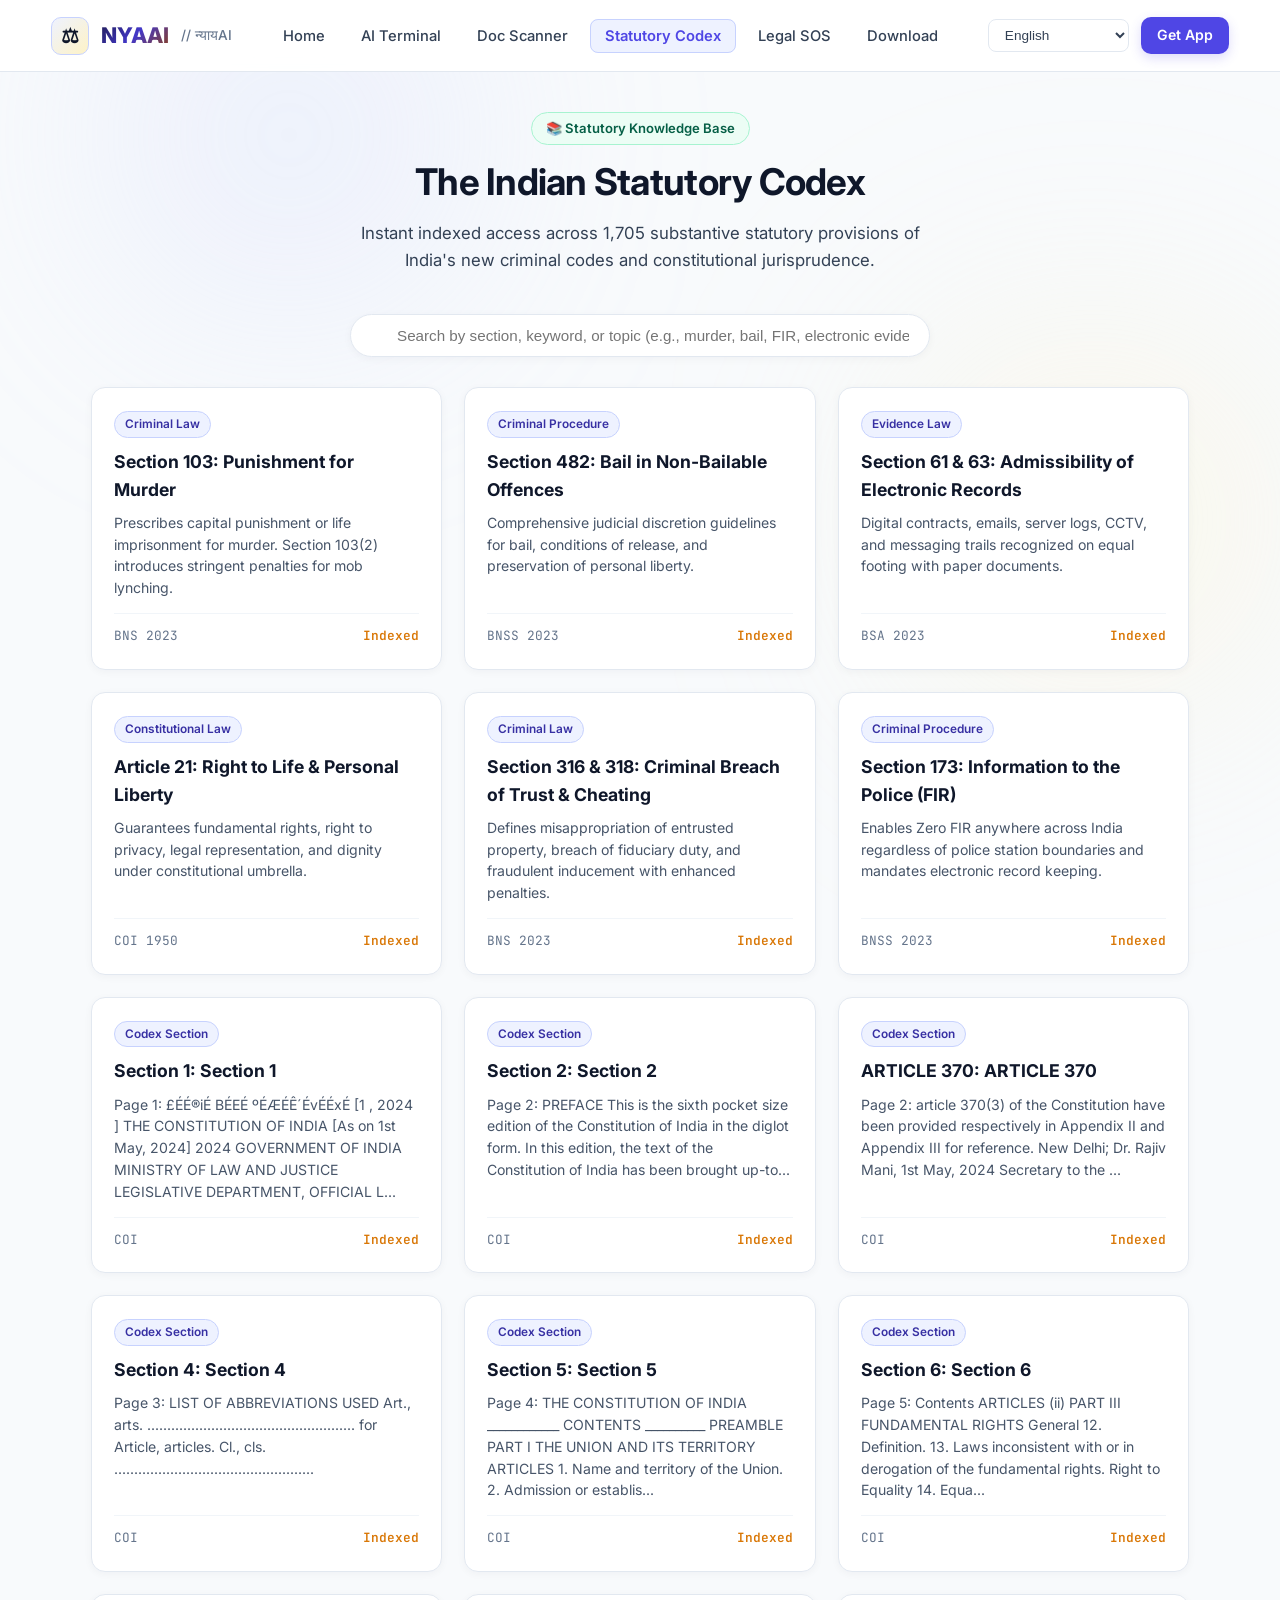
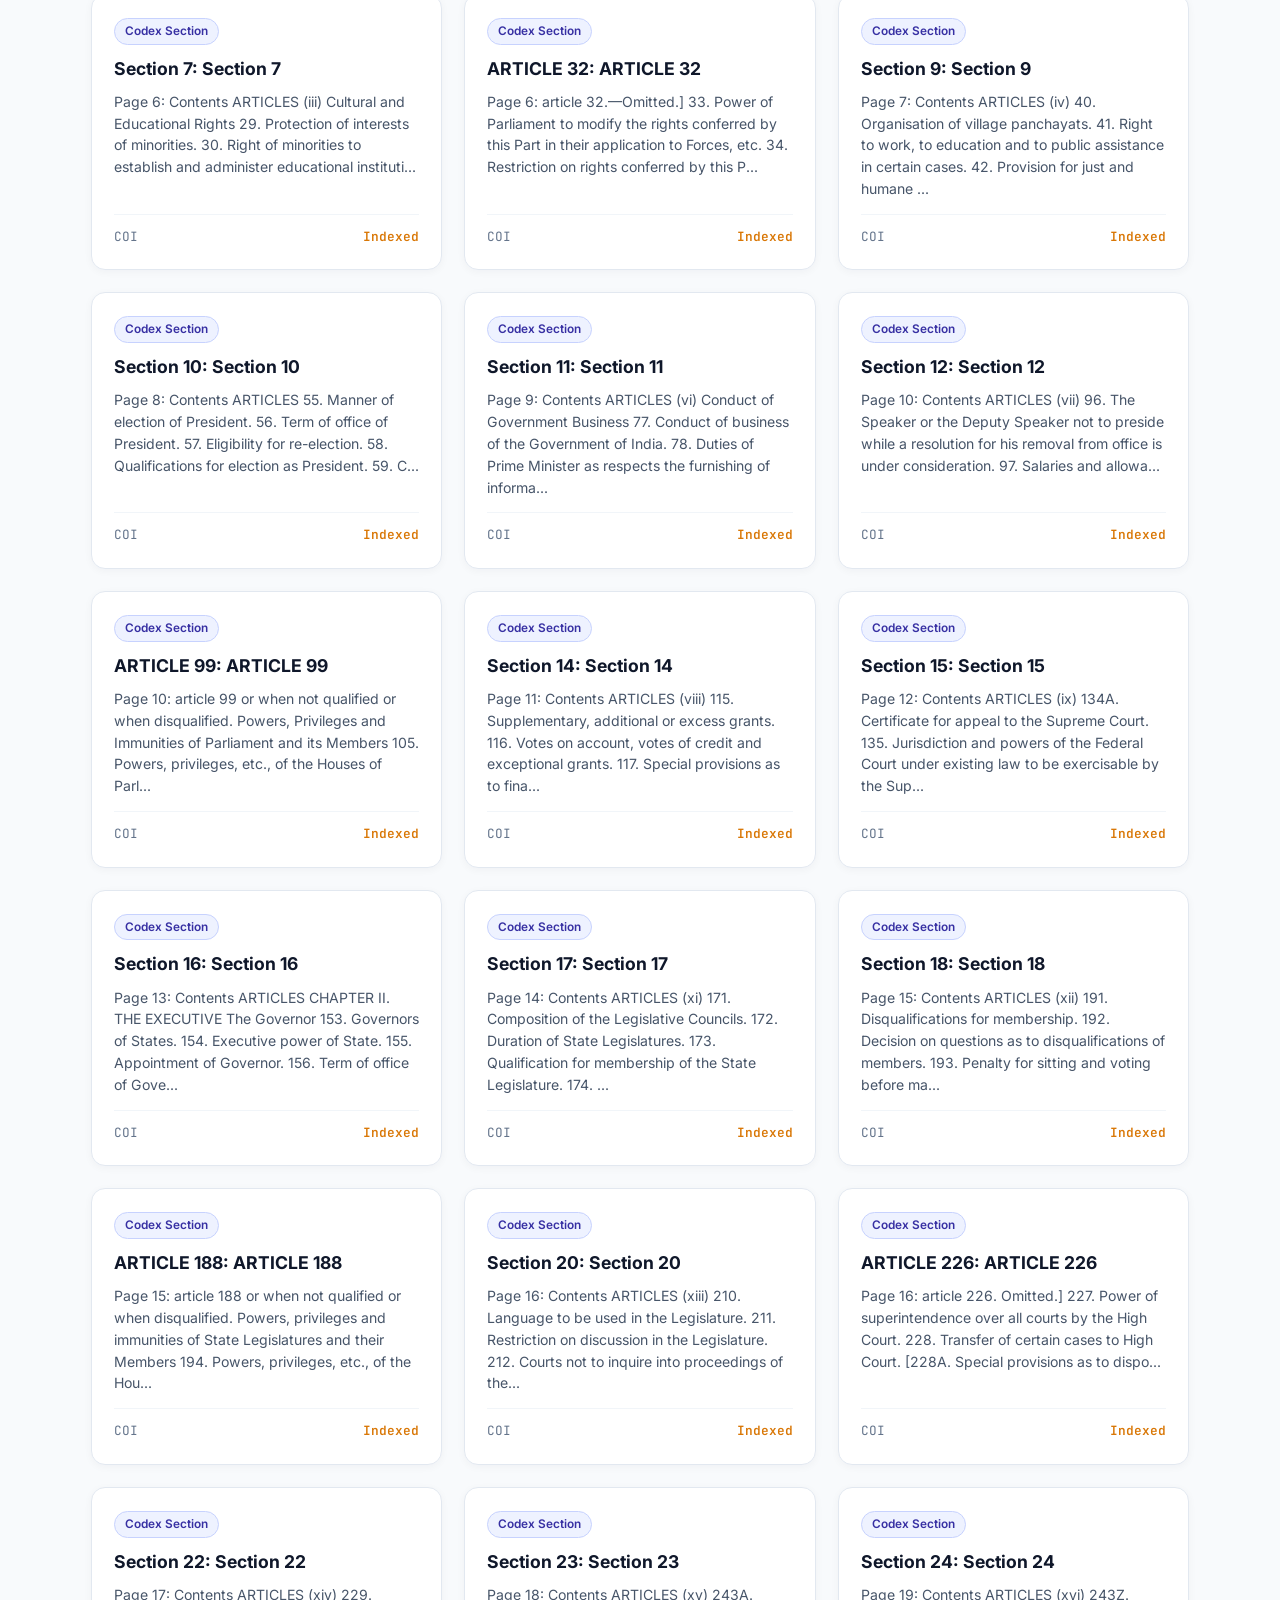
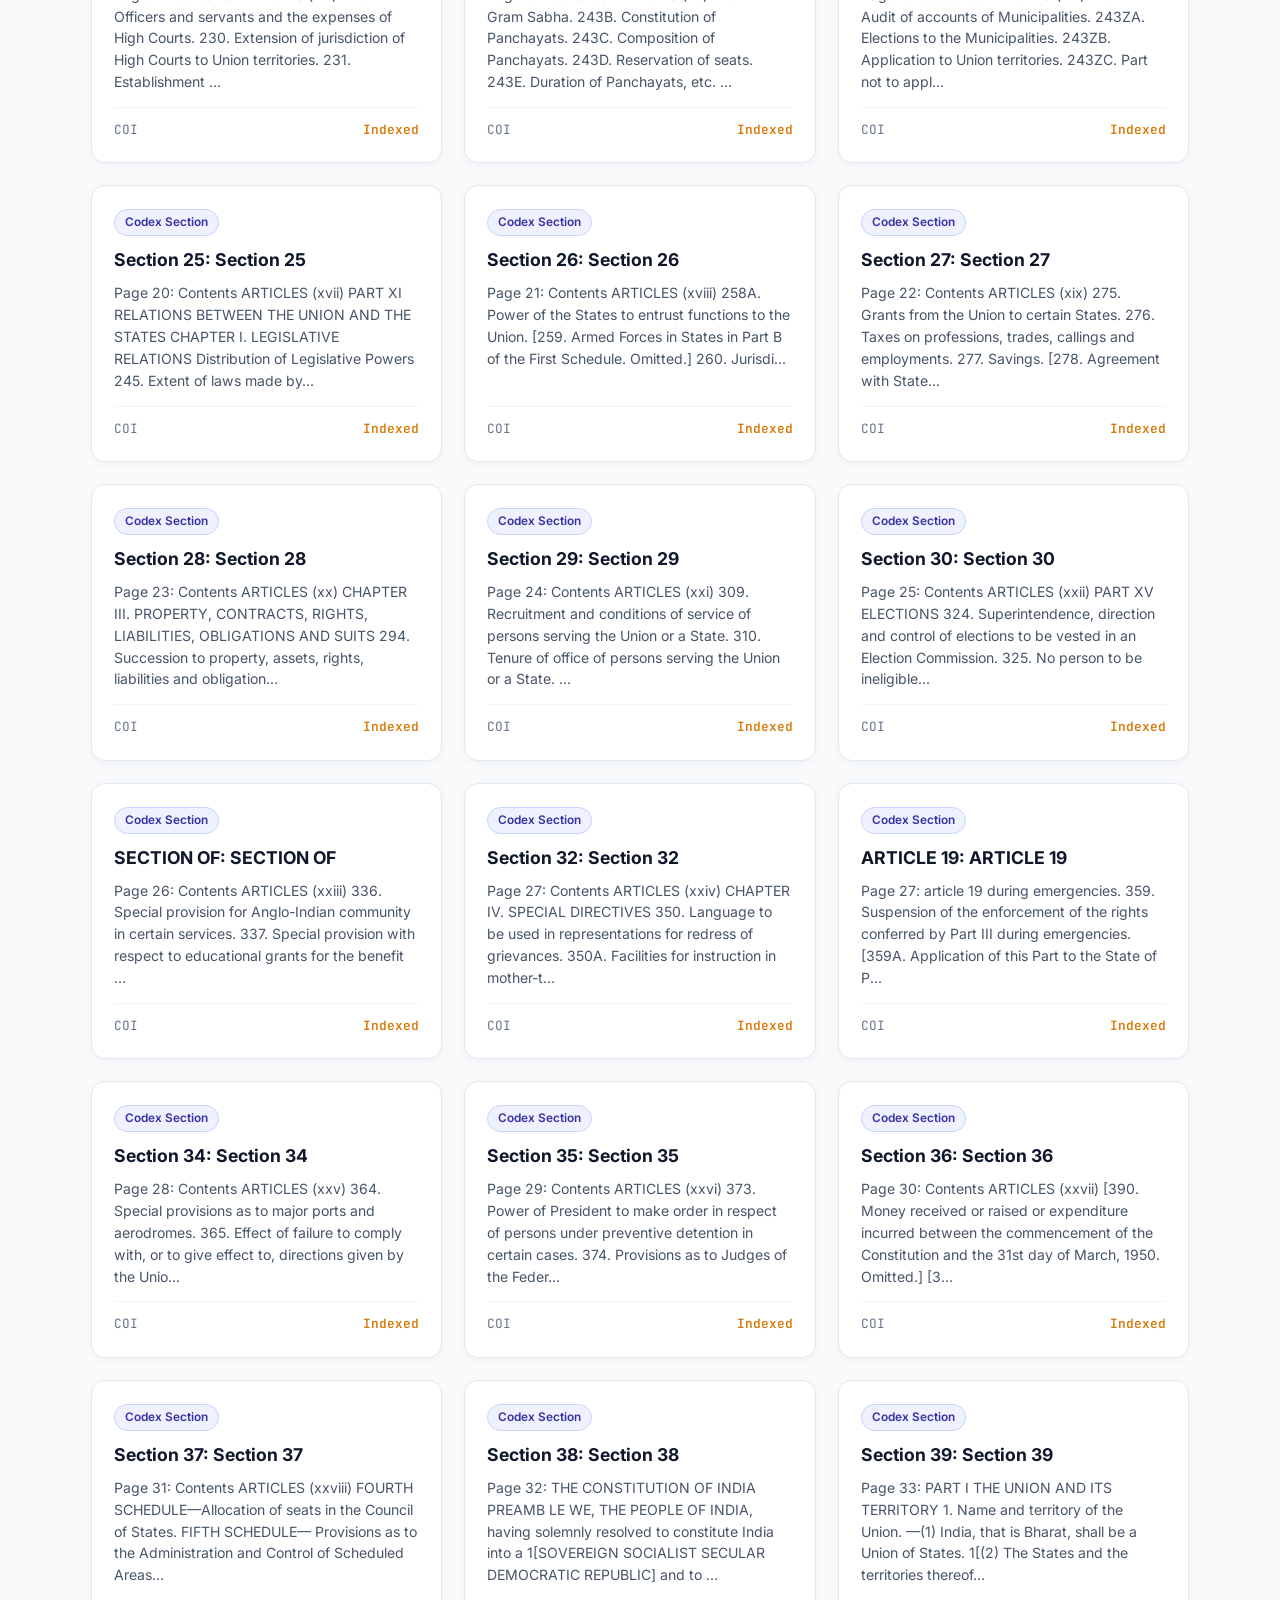
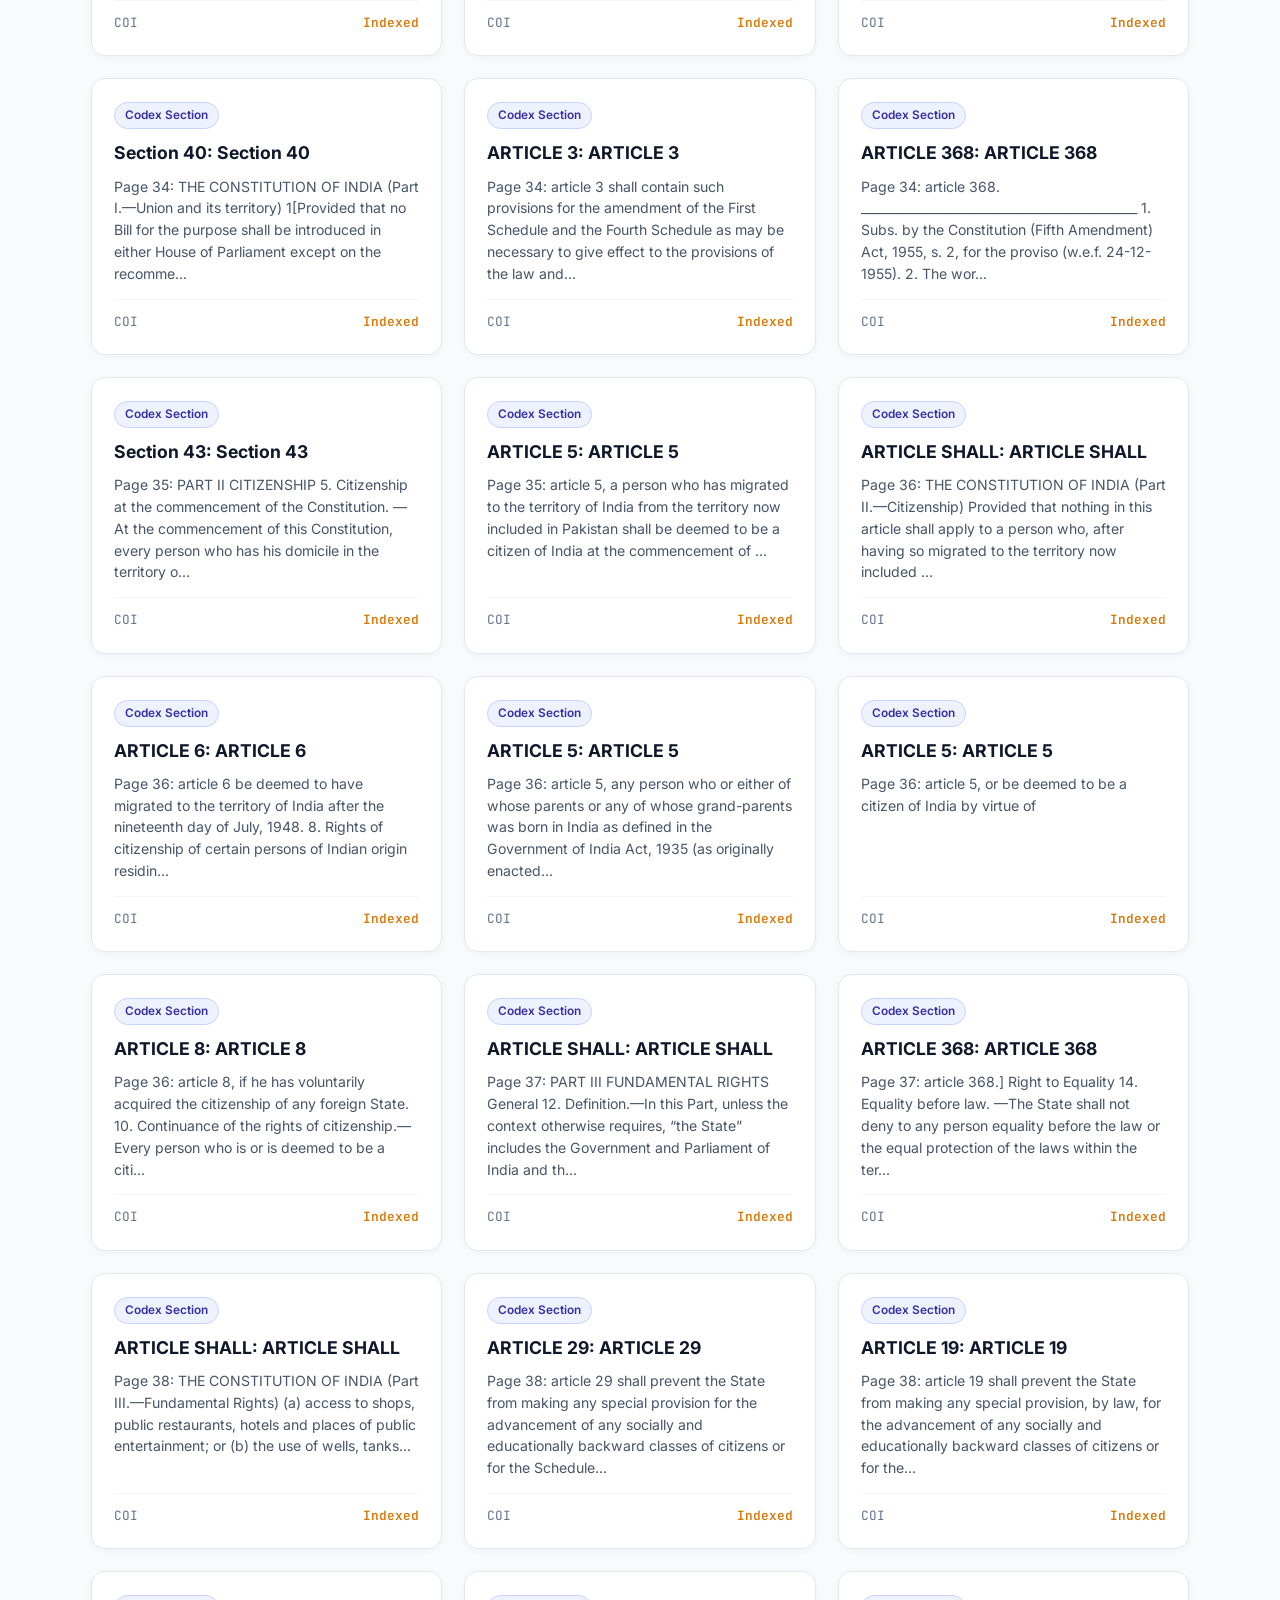
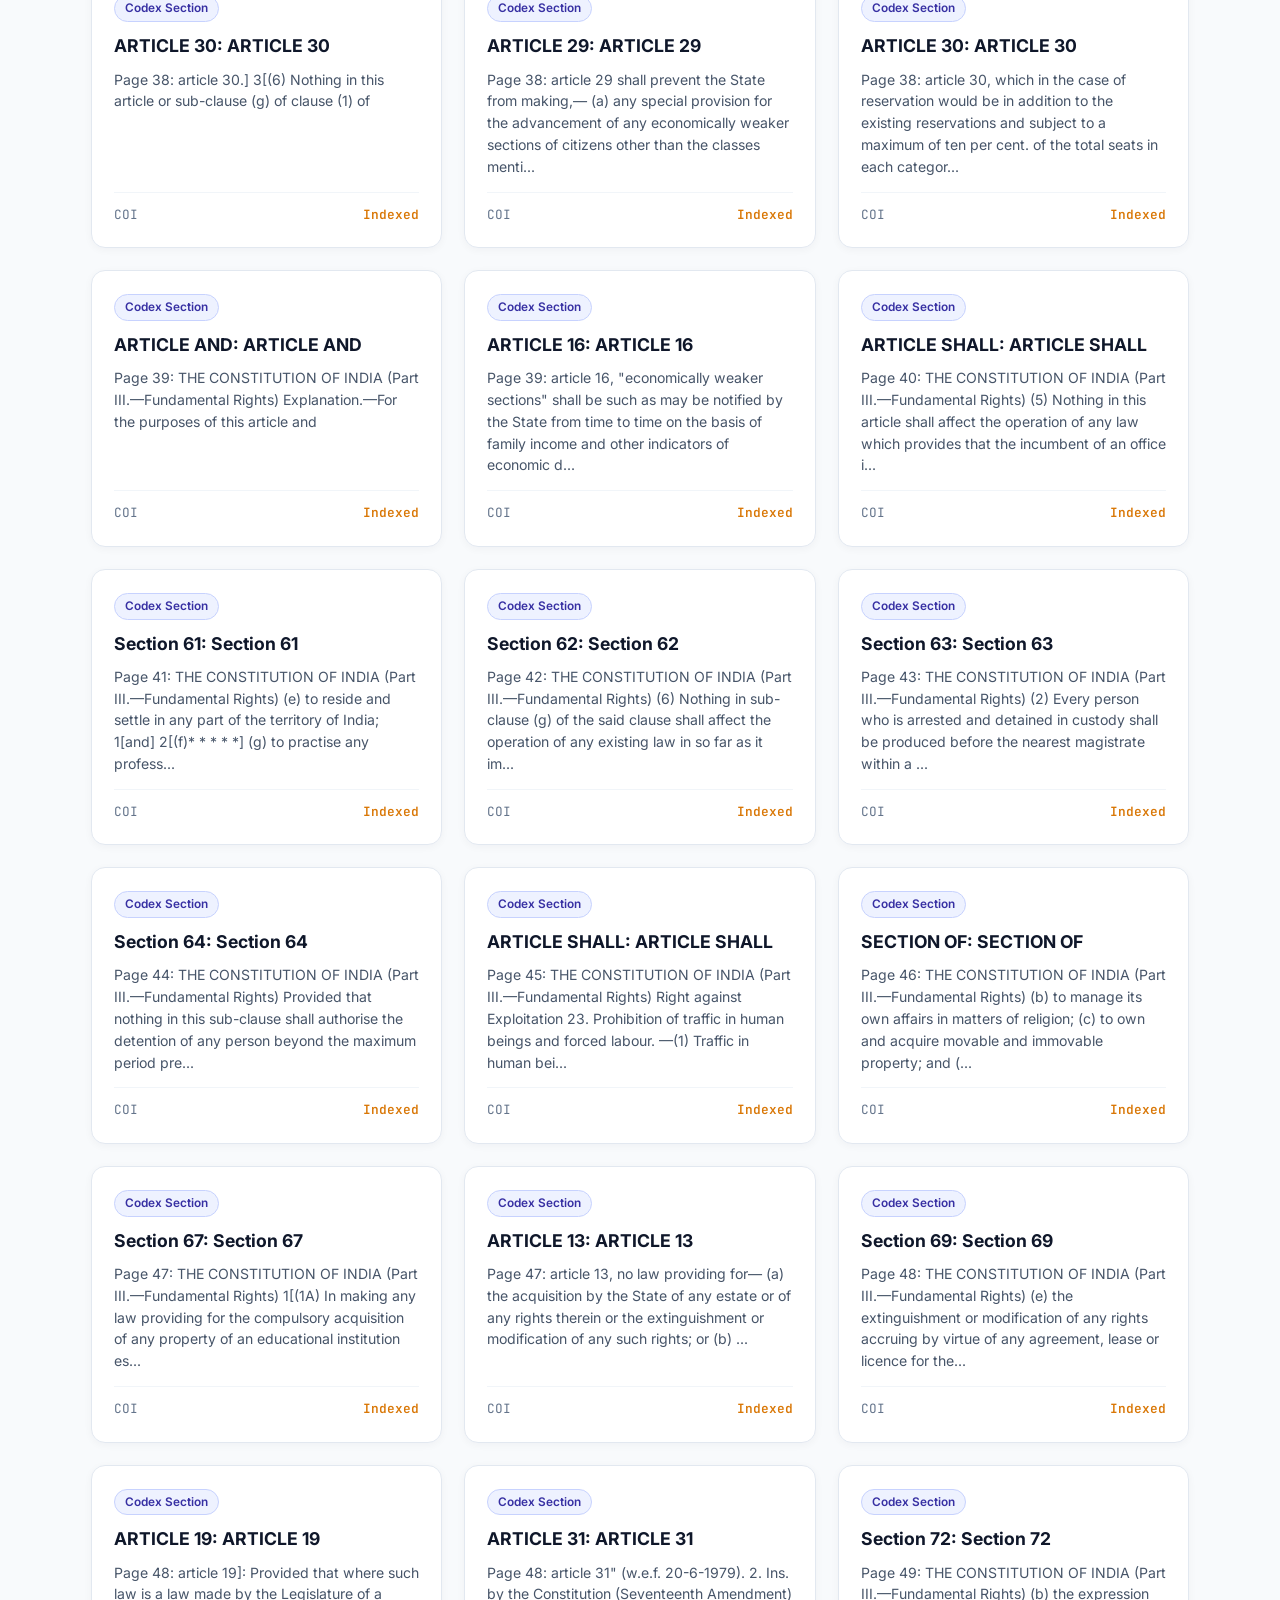
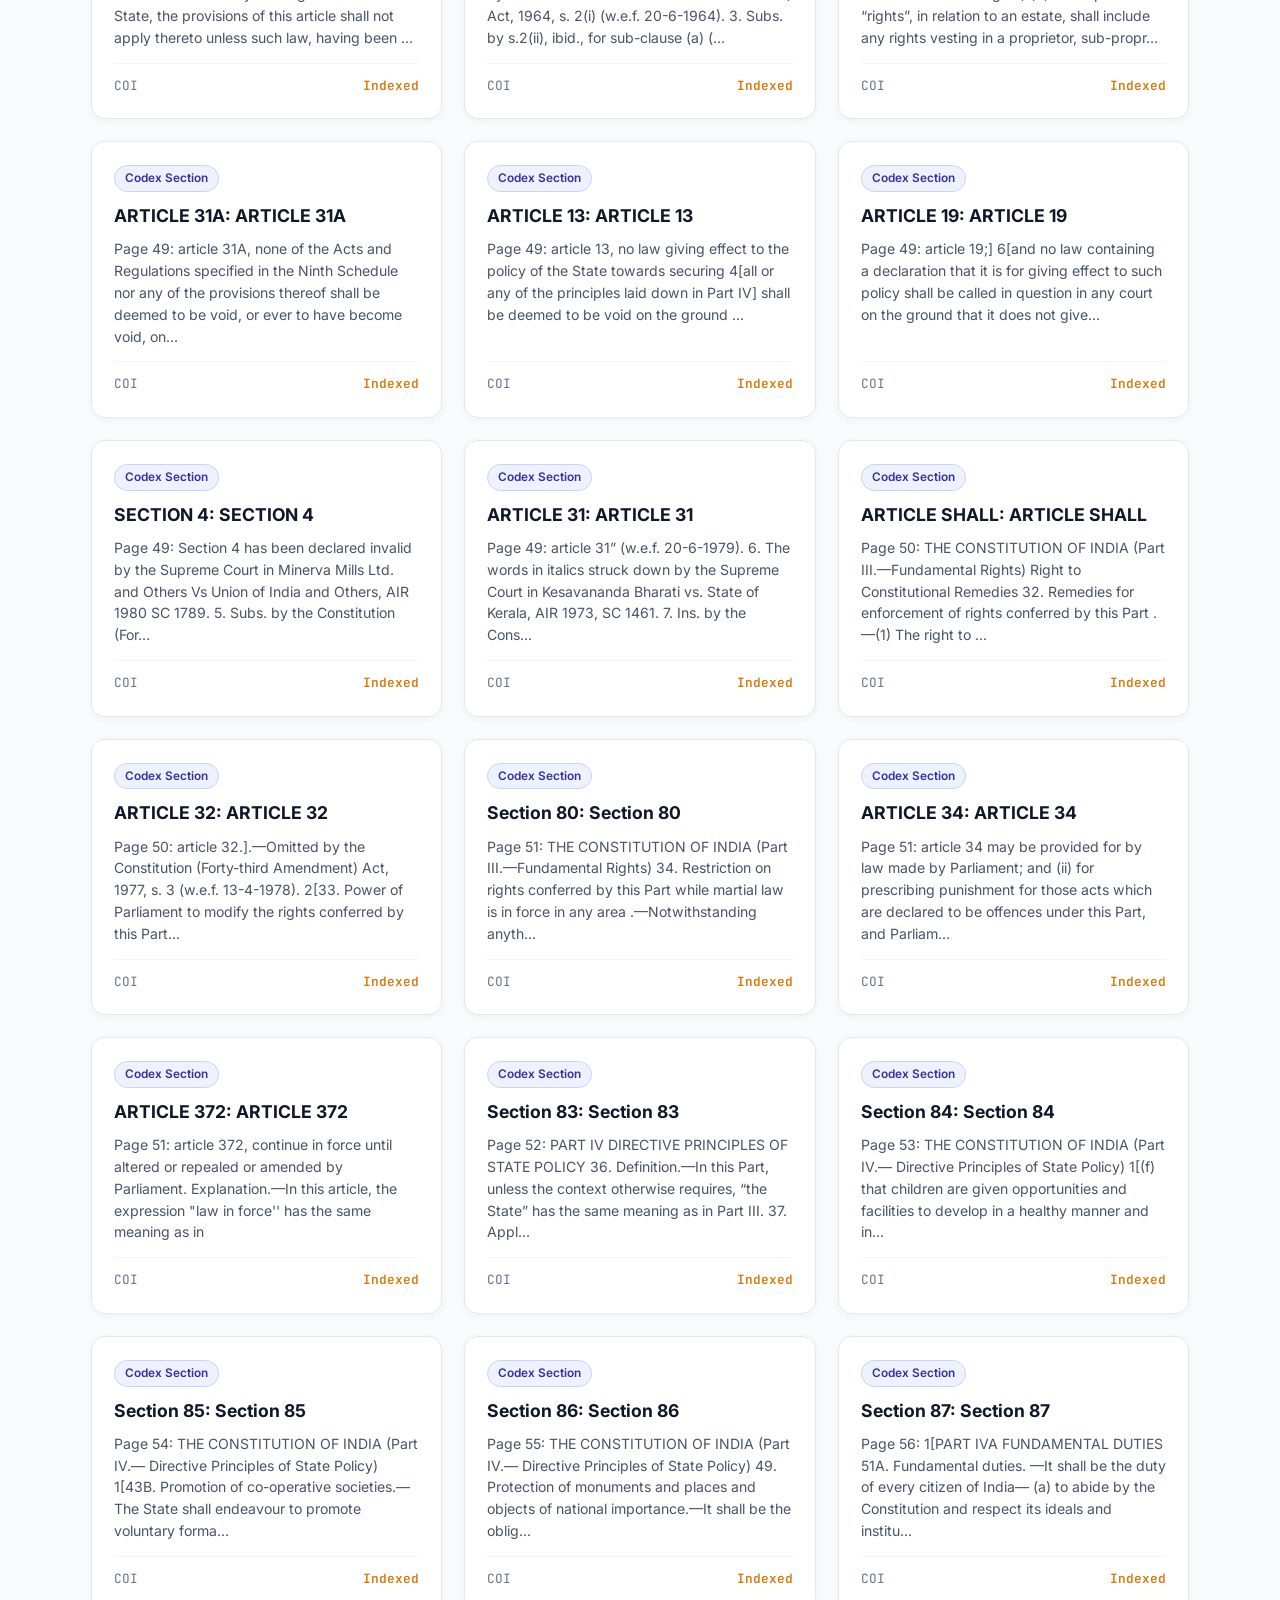
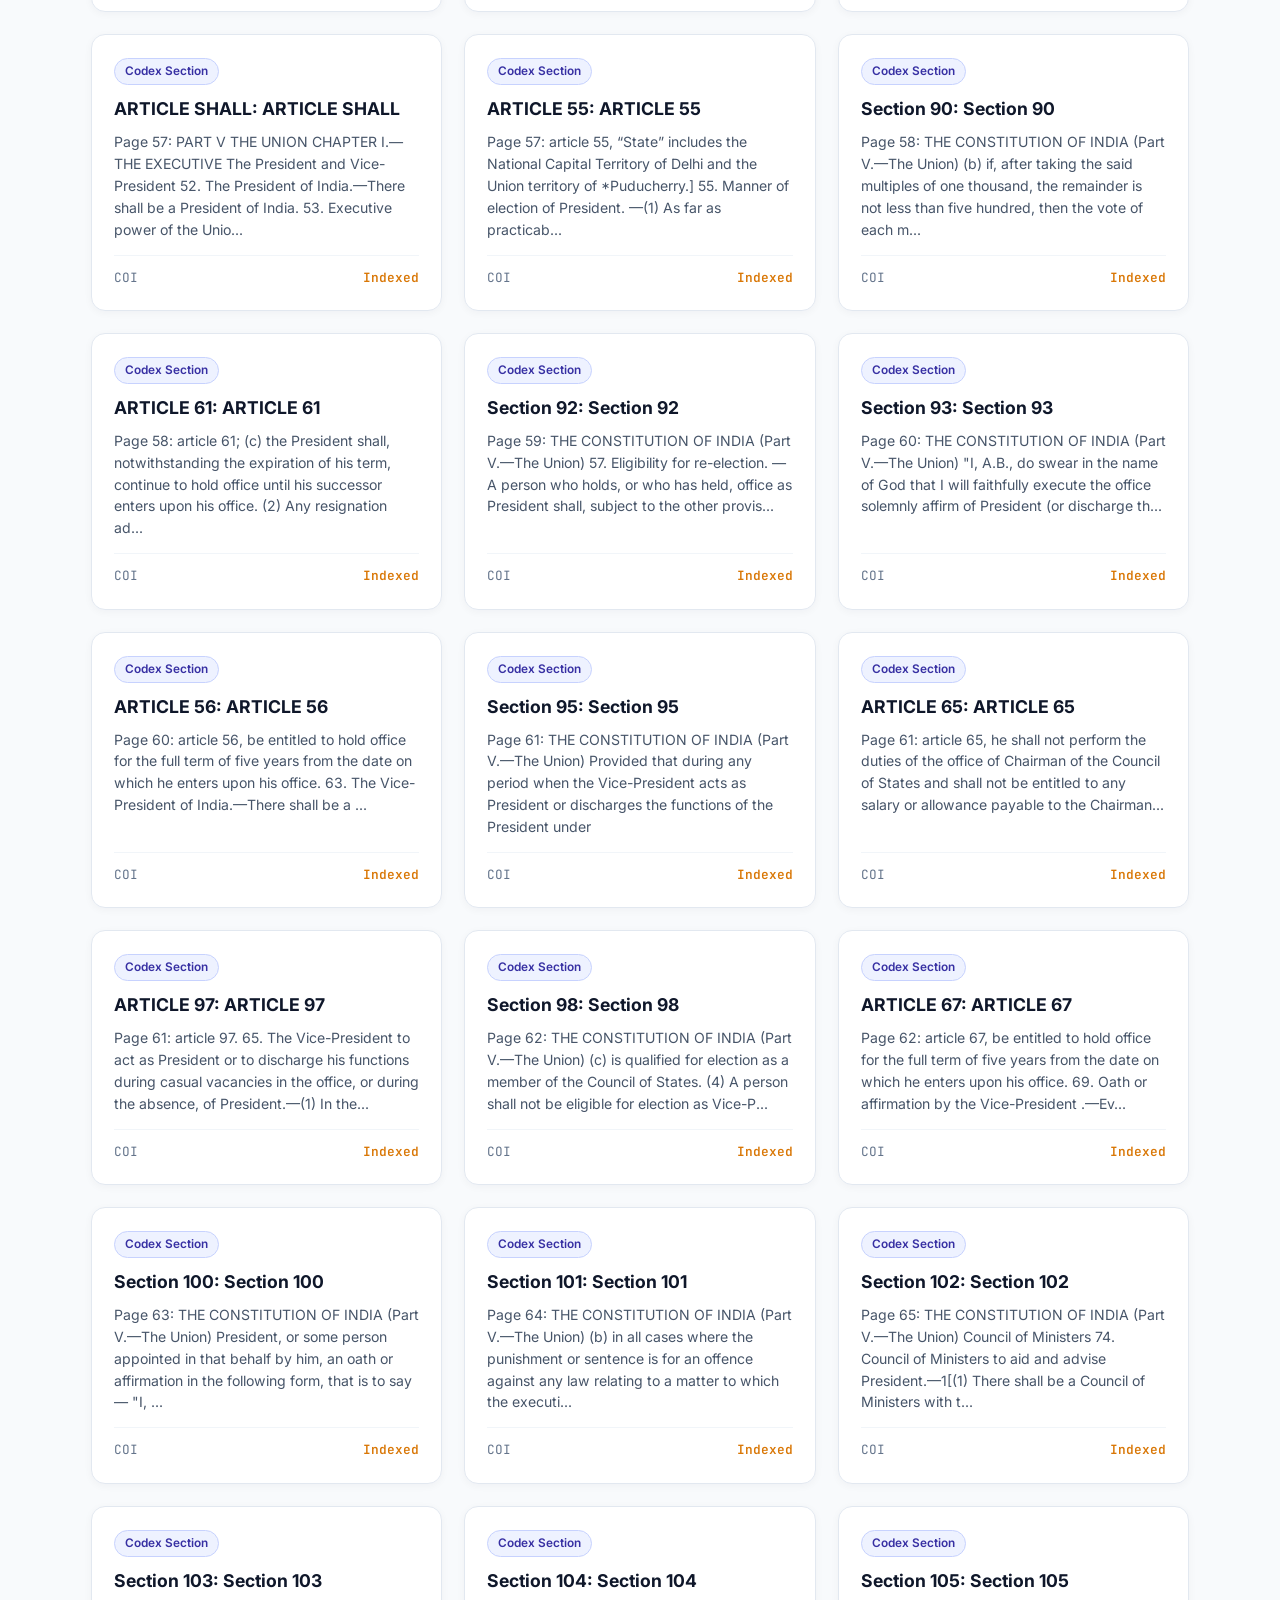
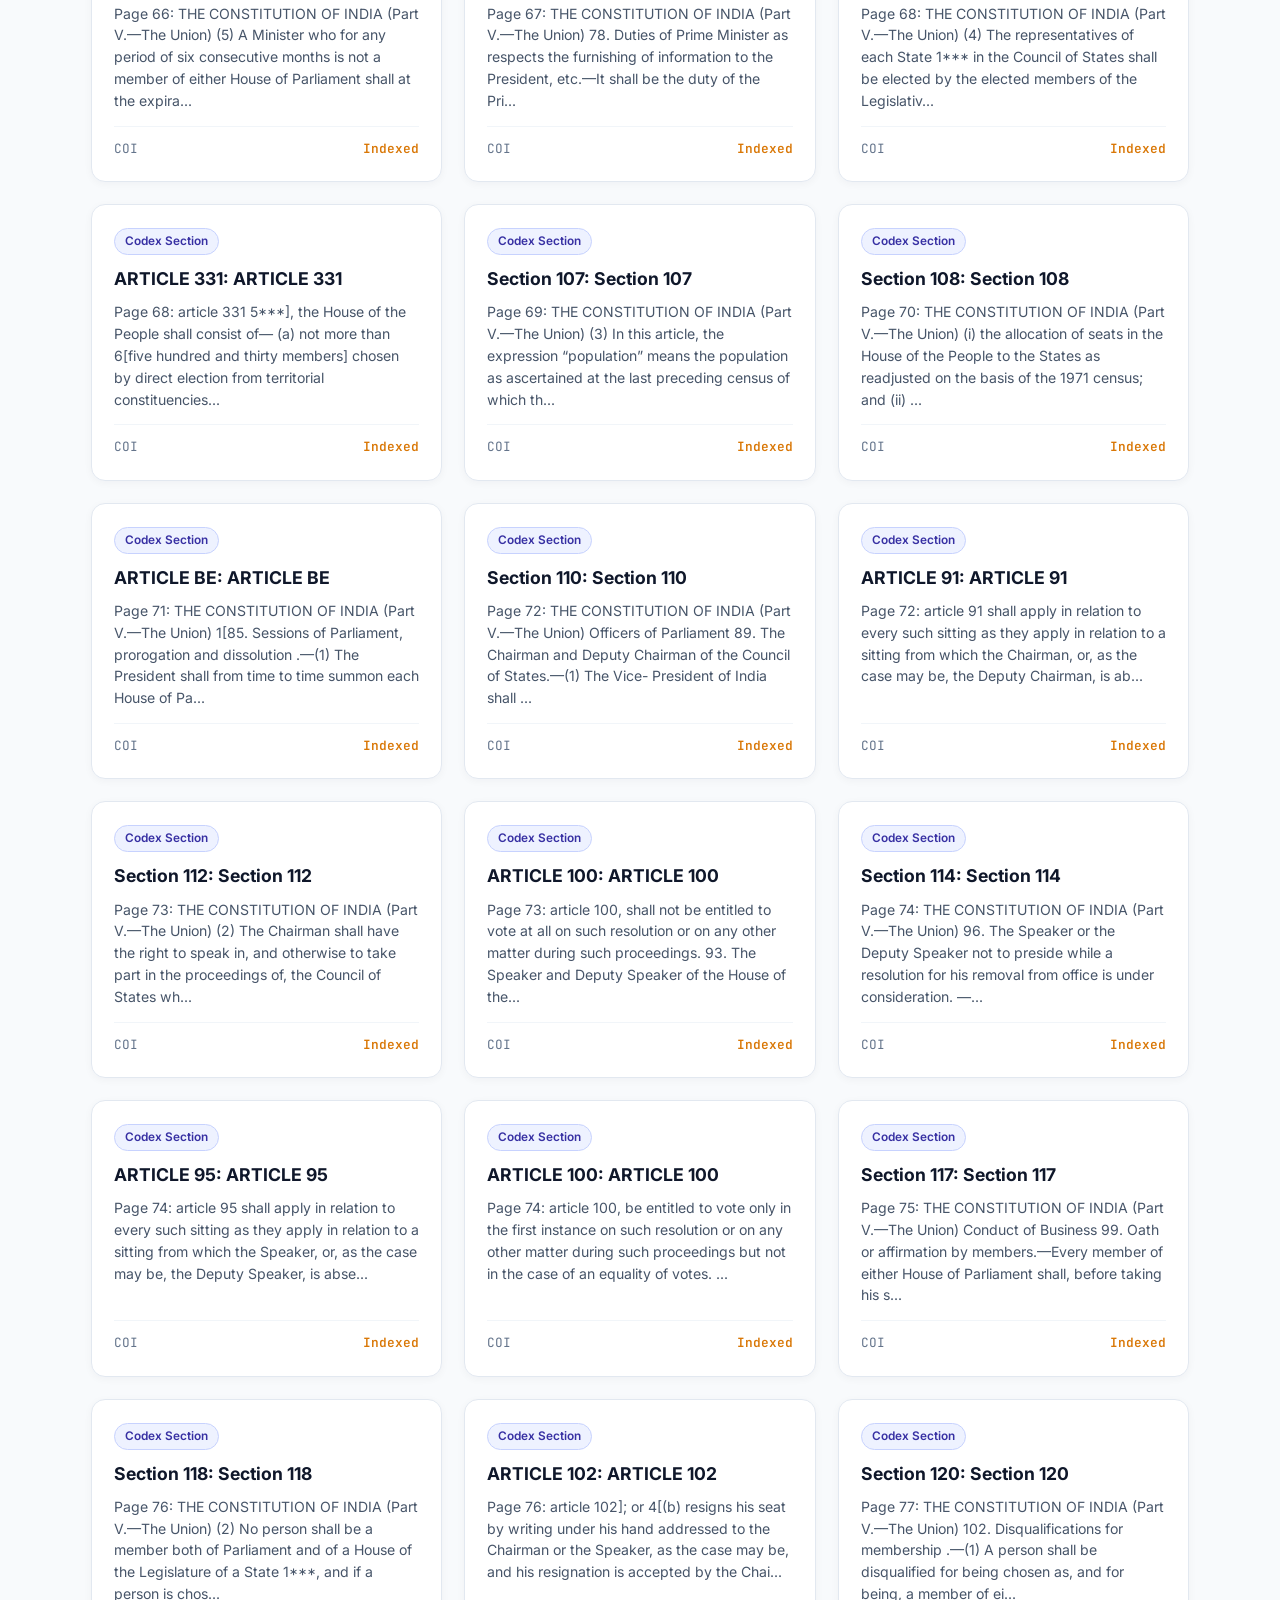
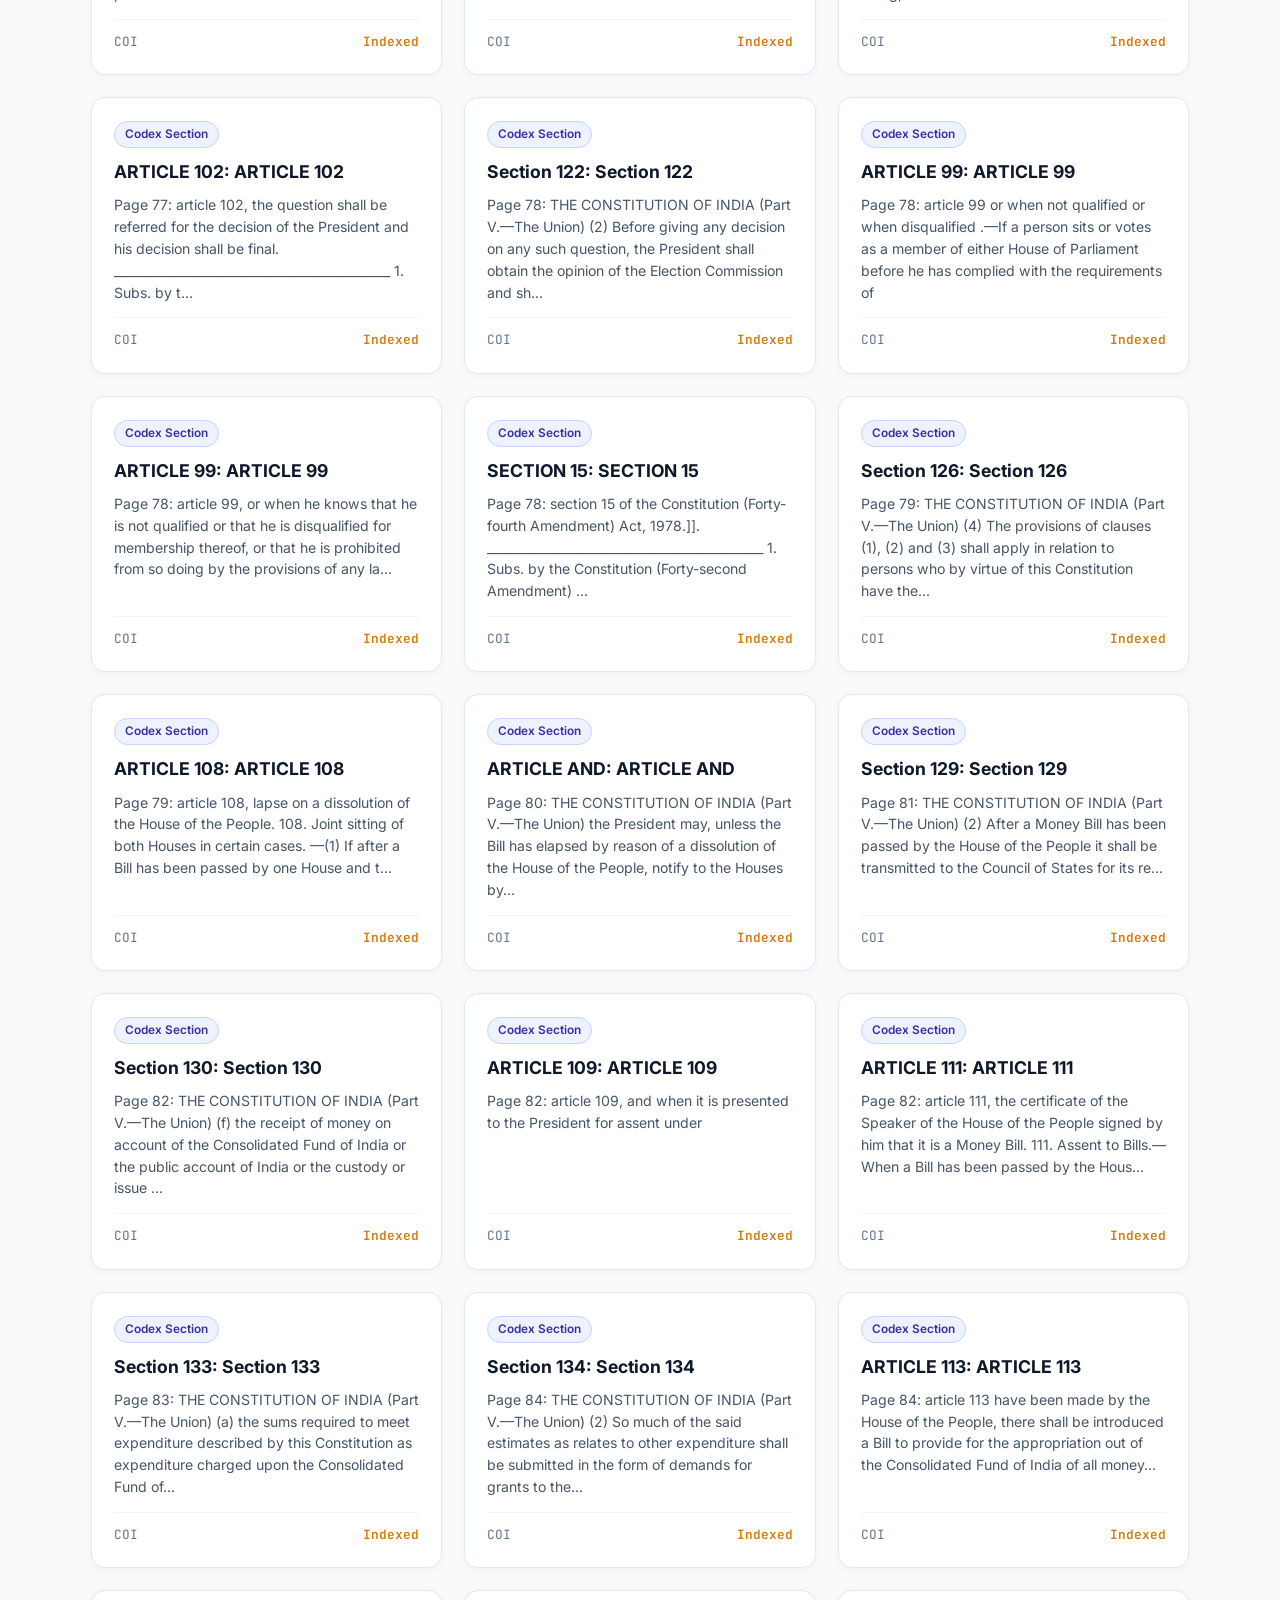
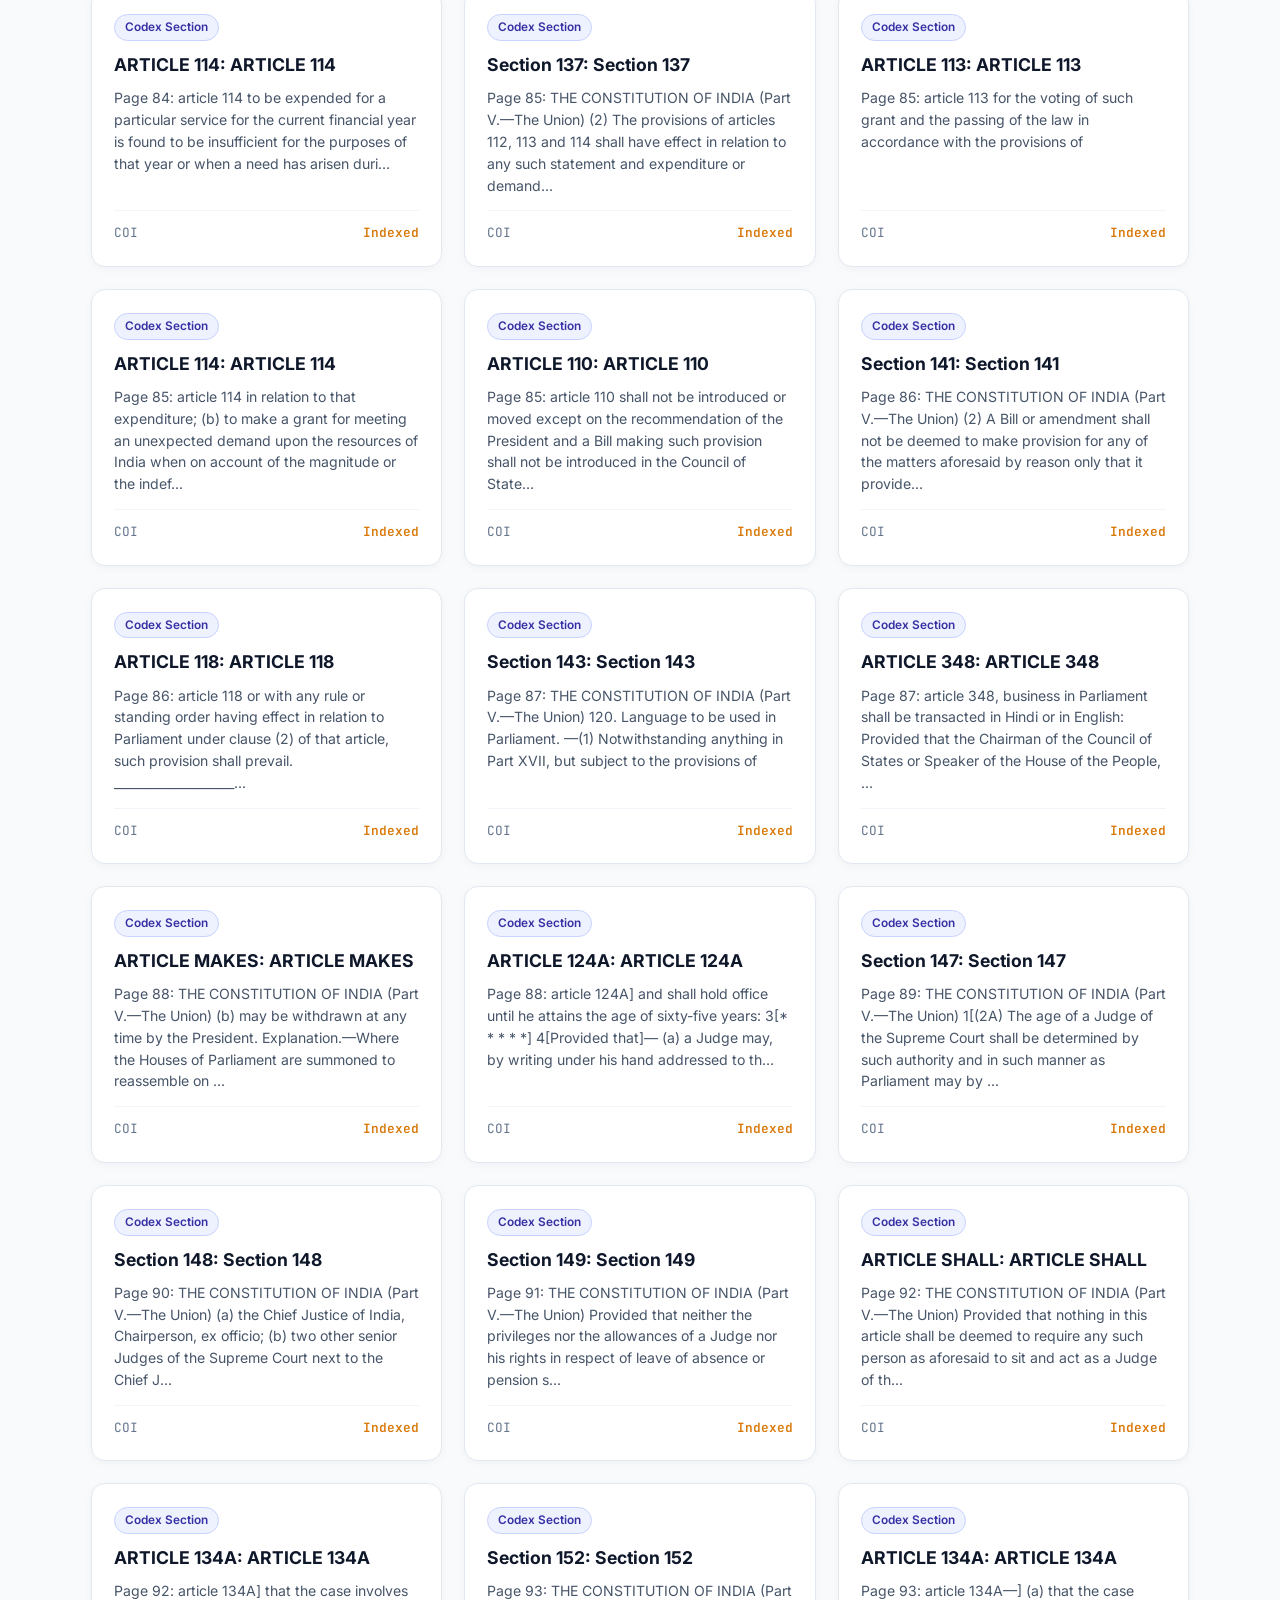
<file: docs/codex.html>
<!DOCTYPE html>
<html lang="en">
<head>
  <meta charset="UTF-8">
  <meta name="viewport" content="width=device-width, initial-scale=1.0">
  <title>Indian Statutory Codex — NYAAI (न्यायAI)</title>
  <meta name="description" content="Searchable library of India's reformed criminal laws: BNS 2023, BNSS 2023, BSA 2023, and Constitution of India.">
  <link rel="preconnect" href="https://fonts.googleapis.com">
  <link rel="preconnect" href="https://fonts.gstatic.com" crossorigin>
  <link href="https://fonts.googleapis.com/css2?family=Inter:wght@400;500;600;700;800&family=JetBrains+Mono:wght@500;700&display=swap" rel="stylesheet">
  <link rel="stylesheet" href="styles.css?v=2.2">
</head>
<body>

  <div class="bg-pastel-orb orb-1"></div>
  <div class="bg-pastel-orb orb-2"></div>

  <!-- Navigation -->
  <nav class="pastel-nav">
    <a href="index.html" class="brand-logo">
      <div class="logo-box">⚖</div>
      <span class="text-gradient">NYAAI</span>
      <span style="font-size: 0.85rem; color: var(--text-muted); font-weight: 500;">// न्यायAI</span>
    </a>

    <ul class="nav-links">
      <li><a href="index.html">Home</a></li>
      <li><a href="terminal.html">AI Terminal</a></li>
      <li><a href="scanner.html">Doc Scanner</a></li>
      <li><a href="codex.html" class="active">Statutory Codex</a></li>
      <li><a href="sos.html">Legal SOS</a></li>
      <li><a href="download.html">Download</a></li>
    </ul>

    <div class="nav-actions">
      <select id="langSelect" class="lang-select" aria-label="Select Language">
        <option value="en">English</option>
        <option value="hi">हिन्दी (Hindi)</option>
        <option value="bn">বাংলা (Bengali)</option>
        <option value="te">తెలుగు (Telugu)</option>
        <option value="ta">தமிழ் (Tamil)</option>
      </select>
      <a href="download.html" class="btn-primary" style="padding: 7px 16px; font-size: 0.88rem;">Get App</a>
    </div>
  </nav>

  <!-- Codex Workspace -->
  <main class="page-container">
    <div class="page-header">
      <span class="badge-pastel-sage">📚 Statutory Knowledge Base</span>
      <h1 class="page-title">The Indian Statutory Codex</h1>
      <p class="page-desc">Instant indexed access across 1,705 substantive statutory provisions of India's reformed criminal codes and constitutional jurisprudence.</p>
    </div>

    <!-- Live Search Filter -->
    <div class="codex-search">
      <input type="text" id="codexSearch" class="codex-input" placeholder="Search by section, keyword, or topic (e.g., murder, bail, FIR, electronic evidence, privacy)..." aria-label="Filter Codex">
    </div>

    <div id="codexGrid" class="codex-grid-cards">
      <!-- Populated dynamically via JS -->
    </div>
  </main>

  <!-- Footer -->
  <footer class="pastel-footer">
    <div style="font-weight: 700; font-size: 1.05rem; color: var(--text-primary); margin-bottom: 4px;">
      NYAAI (न्यायAI) LegalTech Platform
    </div>
    <div class="footer-nav">
      <a href="index.html">Home</a>
      <a href="terminal.html">AI Terminal</a>
      <a href="scanner.html">Doc Scanner</a>
      <a href="codex.html">Statutory Codex</a>
      <a href="sos.html">Legal SOS</a>
      <a href="download.html">Download App</a>
    </div>
    <div class="mono" style="font-size: 0.76rem; color: var(--text-muted); margin-top: 10px;">
      © 2026 NYAAI LegalTech.
    </div>
  </footer>

  <script src="legal_data.js?v=2.2"></script>
  <script src="config.js?v=2.2"></script>
  <script src="app.js?v=2.2"></script>
</body>
</html>
</file>
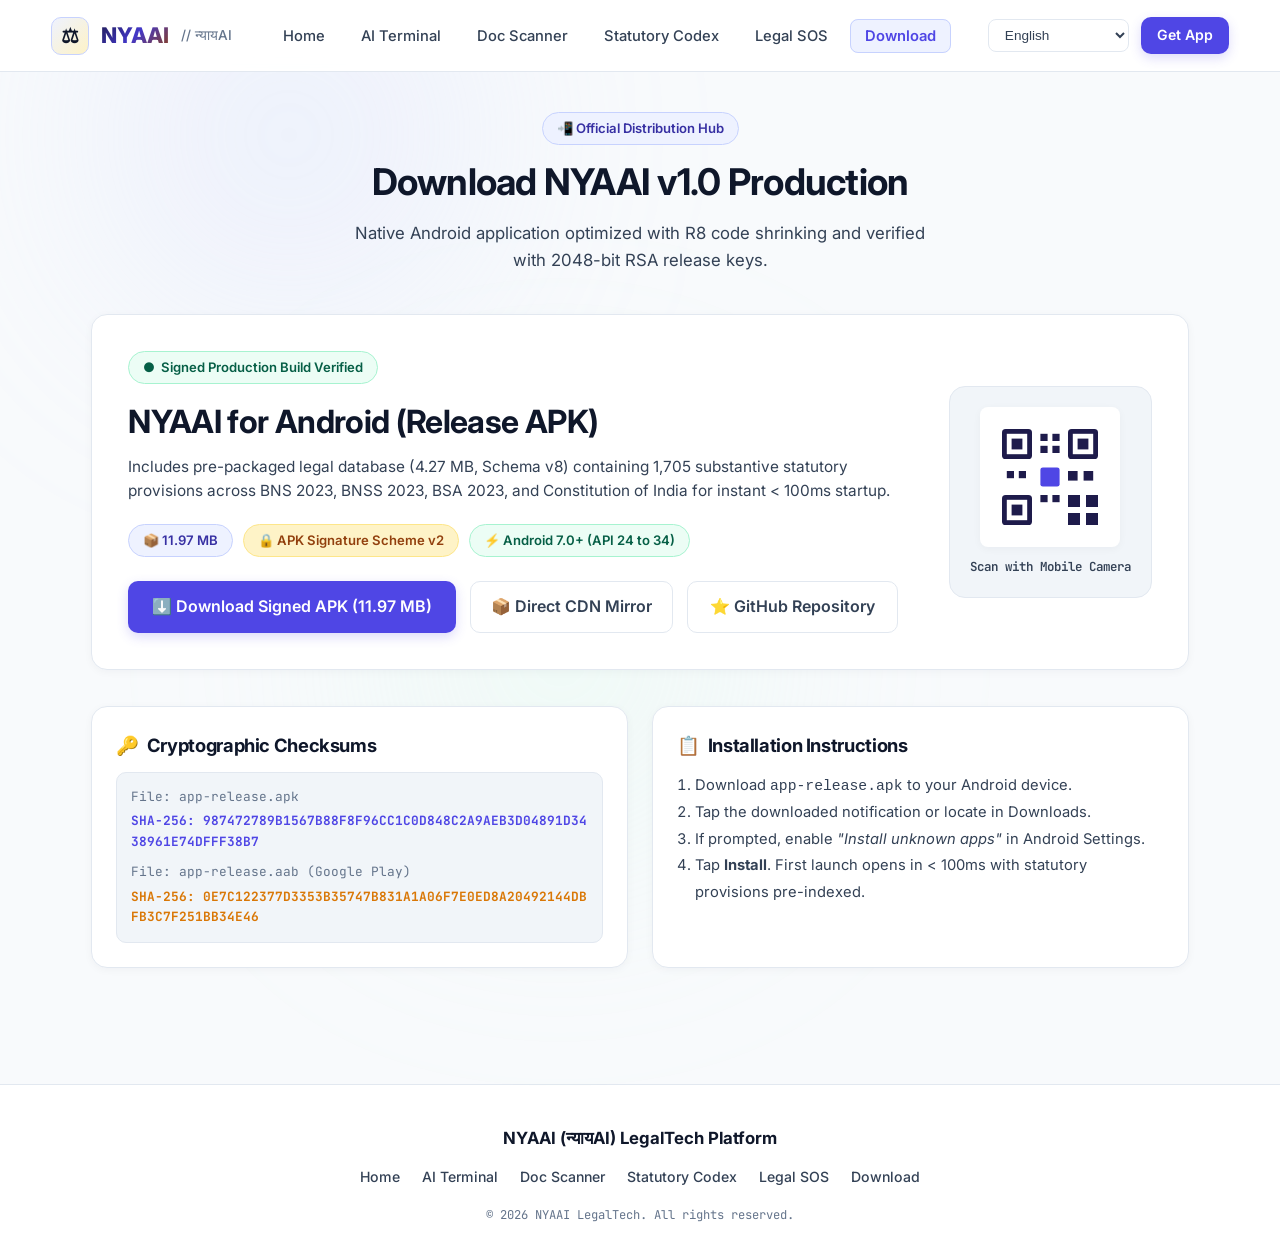
<file: docs/download.html>
<!DOCTYPE html>
<html lang="en">
<head>
  <meta charset="UTF-8">
  <meta name="viewport" content="width=device-width, initial-scale=1.0">
  <title>Download NYAAI Android App — v1.0 Production Release</title>
  <meta name="description" content="Download the production-signed NYAAI Android APK (11.97 MB). Experience grounded Indian legal reasoning and encrypted matter management on any Android 7.0+ device.">
  <link rel="preconnect" href="https://fonts.googleapis.com">
  <link rel="preconnect" href="https://fonts.gstatic.com" crossorigin>
  <link href="https://fonts.googleapis.com/css2?family=Inter:wght@400;500;600;700;800&family=JetBrains+Mono:wght@500;700&display=swap" rel="stylesheet">
  <link rel="stylesheet" href="styles.css?v=2.2">
</head>
<body>

  <div class="bg-pastel-orb orb-1"></div>
  <div class="bg-pastel-orb orb-3"></div>

  <!-- Navigation -->
  <nav class="pastel-nav">
    <a href="index.html" class="brand-logo">
      <div class="logo-box">⚖</div>
      <span class="text-gradient">NYAAI</span>
      <span style="font-size: 0.85rem; color: var(--text-muted); font-weight: 500;">// न्यायAI</span>
    </a>

    <ul class="nav-links">
      <li><a href="index.html">Home</a></li>
      <li><a href="terminal.html">AI Terminal</a></li>
      <li><a href="scanner.html">Doc Scanner</a></li>
      <li><a href="codex.html">Statutory Codex</a></li>
      <li><a href="sos.html">Legal SOS</a></li>
      <li><a href="download.html" class="active">Download</a></li>
    </ul>

    <div class="nav-actions">
      <select id="langSelect" class="lang-select" aria-label="Select Language">
        <option value="en">English</option>
        <option value="hi">हिन्दी (Hindi)</option>
        <option value="bn">বাংলা (Bengali)</option>
        <option value="te">తెలుగు (Telugu)</option>
        <option value="ta">தமிழ் (Tamil)</option>
      </select>
      <a href="download.html" class="btn-primary" style="padding: 7px 16px; font-size: 0.88rem;">Get App</a>
    </div>
  </nav>

  <!-- Download Workspace -->
  <main class="page-container">
    <div class="page-header">
      <span class="badge-pastel-blue">📲 Official Distribution Hub</span>
      <h1 class="page-title">Download NYAAI v1.0 Production</h1>
      <p class="page-desc">Native Android application optimized with R8 code shrinking and verified with 2048-bit RSA release keys.</p>
    </div>

    <!-- Download Hero Card -->
    <div class="card-pastel" style="display: flex; gap: 36px; align-items: center; justify-content: space-between; flex-wrap: wrap; margin-bottom: 36px; padding: 36px;">
      <div style="flex: 1; min-width: 280px;">
        <div class="badge-pastel-sage" style="margin-bottom: 12px;">
          <span>●</span> Signed Production Build Verified
        </div>
        <h2 style="font-size: 2rem; margin-bottom: 8px;">NYAAI for Android (Release APK)</h2>
        <p style="color: var(--text-secondary); line-height: 1.6; margin-bottom: 20px; font-size: 0.96rem;">
          Includes pre-packaged legal database (Schema v8) containing 10,240 verified legal Q&amp;As and 1,705 substantive statutory provisions across BNS 2023, BNSS 2023, BSA 2023, and Constitution of India with offline fallback retrieval, 17 national helplines, and encrypted matter workspace.
        </p>

        <div style="display: flex; gap: 10px; flex-wrap: wrap; margin-bottom: 24px;">
          <span class="badge-pastel-blue">📦 11.97 MB</span>
          <span class="badge-pastel-gold">🔒 APK Signature Scheme v2</span>
          <span class="badge-pastel-sage">⚡ Android 7.0+ (API 24 to 34)</span>
        </div>

        <div style="display: flex; gap: 14px; flex-wrap: wrap;">
          <a href="https://raw.githubusercontent.com/Lunaca47/Nyaai/main/docs/app-release.apk" download="app-release.apk" class="btn-primary" style="padding: 12px 24px; font-size: 1rem;">
            ⬇️ Download Signed APK (11.97 MB)
          </a>
          <a href="app-release.apk" download="app-release.apk" class="btn-secondary" style="padding: 12px 20px;">
            📦 Direct CDN Mirror
          </a>
          <a href="https://github.com/Lunaca47/Nyaai" target="_blank" rel="noopener noreferrer" class="btn-secondary">
            ⭐ GitHub Repository
          </a>
        </div>
      </div>

      <!-- Stylized QR Code Box -->
      <div style="background: var(--bg-secondary); border: 1px solid var(--border-subtle); border-radius: 16px; padding: 20px; text-align: center; display: flex; flex-direction: column; align-items: center; gap: 10px;">
        <div style="width: 140px; height: 140px; background: #FFF; border-radius: 8px; padding: 10px; display: flex; align-items: center; justify-content: center; box-shadow: var(--shadow-sm);">
          <svg viewBox="0 0 100 100" fill="none" xmlns="http://www.w3.org/2000/svg">
            <rect width="100" height="100" fill="white"/>
            <rect x="10" y="10" width="25" height="25" rx="3" fill="#1E1B4B"/>
            <rect x="14" y="14" width="17" height="17" fill="white"/>
            <rect x="18" y="18" width="9" height="9" fill="#1E1B4B"/>

            <rect x="65" y="10" width="25" height="25" rx="3" fill="#1E1B4B"/>
            <rect x="69" y="14" width="17" height="17" fill="white"/>
            <rect x="73" y="18" width="9" height="9" fill="#1E1B4B"/>

            <rect x="10" y="65" width="25" height="25" rx="3" fill="#1E1B4B"/>
            <rect x="14" y="69" width="17" height="17" fill="white"/>
            <rect x="18" y="73" width="9" height="9" fill="#1E1B4B"/>

            <rect x="42" y="14" width="6" height="6" fill="#1E1B4B"/>
            <rect x="52" y="14" width="6" height="6" fill="#1E1B4B"/>
            <rect x="42" y="24" width="6" height="6" fill="#1E1B4B"/>
            <rect x="52" y="24" width="6" height="6" fill="#1E1B4B"/>

            <rect x="42" y="42" width="16" height="16" rx="2" fill="#4F46E5"/>
            <rect x="14" y="45" width="6" height="6" fill="#1E1B4B"/>
            <rect x="24" y="45" width="6" height="6" fill="#1E1B4B"/>
            <rect x="65" y="45" width="8" height="8" fill="#1E1B4B"/>
            <rect x="78" y="45" width="8" height="8" fill="#1E1B4B"/>

            <rect x="42" y="65" width="6" height="6" fill="#1E1B4B"/>
            <rect x="52" y="65" width="6" height="6" fill="#1E1B4B"/>
            <rect x="65" y="65" width="10" height="10" fill="#1E1B4B"/>
            <rect x="80" y="65" width="10" height="10" fill="#1E1B4B"/>
            <rect x="65" y="80" width="10" height="10" fill="#1E1B4B"/>
            <rect x="80" y="80" width="10" height="10" fill="#1E1B4B"/>
          </svg>
        </div>
        <span class="mono" style="font-size: 0.78rem; font-weight: 600; color: var(--text-secondary);">Scan with Mobile Camera</span>
      </div>
    </div>

    <!-- Checksums & Cryptography -->
    <div style="display: grid; grid-template-columns: repeat(auto-fit, minmax(320px, 1fr)); gap: 24px; margin-bottom: 36px;">
      <div class="card-pastel">
        <h3 style="font-size: 1.15rem; margin-bottom: 12px; display: flex; align-items: center; gap: 8px;">
          <span>🔑</span> Cryptographic Checksums
        </h3>
        <div style="background: var(--bg-secondary); border: 1px solid var(--border-subtle); border-radius: 10px; padding: 14px; font-size: 0.8rem;" class="mono">
          <div style="color: var(--text-muted); margin-bottom: 4px;">File: app-release.apk</div>
          <div style="font-weight: 700; color: var(--primary-blue); word-break: break-all; margin-bottom: 10px;">
            SHA-256: 987472789B1567B88F8F96CC1C0D848C2A9AEB3D04891D3438961E74DFFF38B7
          </div>
          <div style="color: var(--text-muted); margin-bottom: 4px;">File: app-release.aab (Google Play)</div>
          <div style="font-weight: 700; color: var(--primary-gold); word-break: break-all;">
            SHA-256: 0E7C122377D3353B35747B831A1A06F7E0ED8A20492144DBFB3C7F251BB34E46
          </div>
        </div>
      </div>

      <div class="card-pastel">
        <h3 style="font-size: 1.15rem; margin-bottom: 12px; display: flex; align-items: center; gap: 8px;">
          <span>📋</span> Installation Instructions
        </h3>
        <ol style="padding-left: 18px; color: var(--text-secondary); font-size: 0.92rem; line-height: 1.8;">
          <li>Download <code>app-release.apk</code> to your Android device.</li>
          <li>Tap the downloaded notification or locate in Downloads.</li>
          <li>If prompted, enable <em>"Install unknown apps"</em> in Android Settings.</li>
          <li>Tap <strong>Install</strong>. First launch opens in &lt; 100ms with statutory provisions pre-indexed.</li>
        </ol>
      </div>
    </div>
  </main>

  <!-- Footer -->
  <footer class="pastel-footer">
    <div style="font-weight: 700; font-size: 1.05rem; color: var(--text-primary); margin-bottom: 4px;">
      NYAAI (न्यायAI) LegalTech Platform
    </div>
    <div class="footer-nav">
      <a href="index.html">Home</a>
      <a href="terminal.html">AI Terminal</a>
      <a href="scanner.html">Doc Scanner</a>
      <a href="codex.html">Statutory Codex</a>
      <a href="sos.html">Legal SOS</a>
      <a href="download.html">Download App</a>
    </div>
    <div class="mono" style="font-size: 0.76rem; color: var(--text-muted); margin-top: 10px;">
      © 2026 NYAAI LegalTech.
    </div>
  </footer>

  <script src="config.js?v=2.2"></script>
  <script src="app.js?v=2.2"></script>
</body>
</html>
</file>
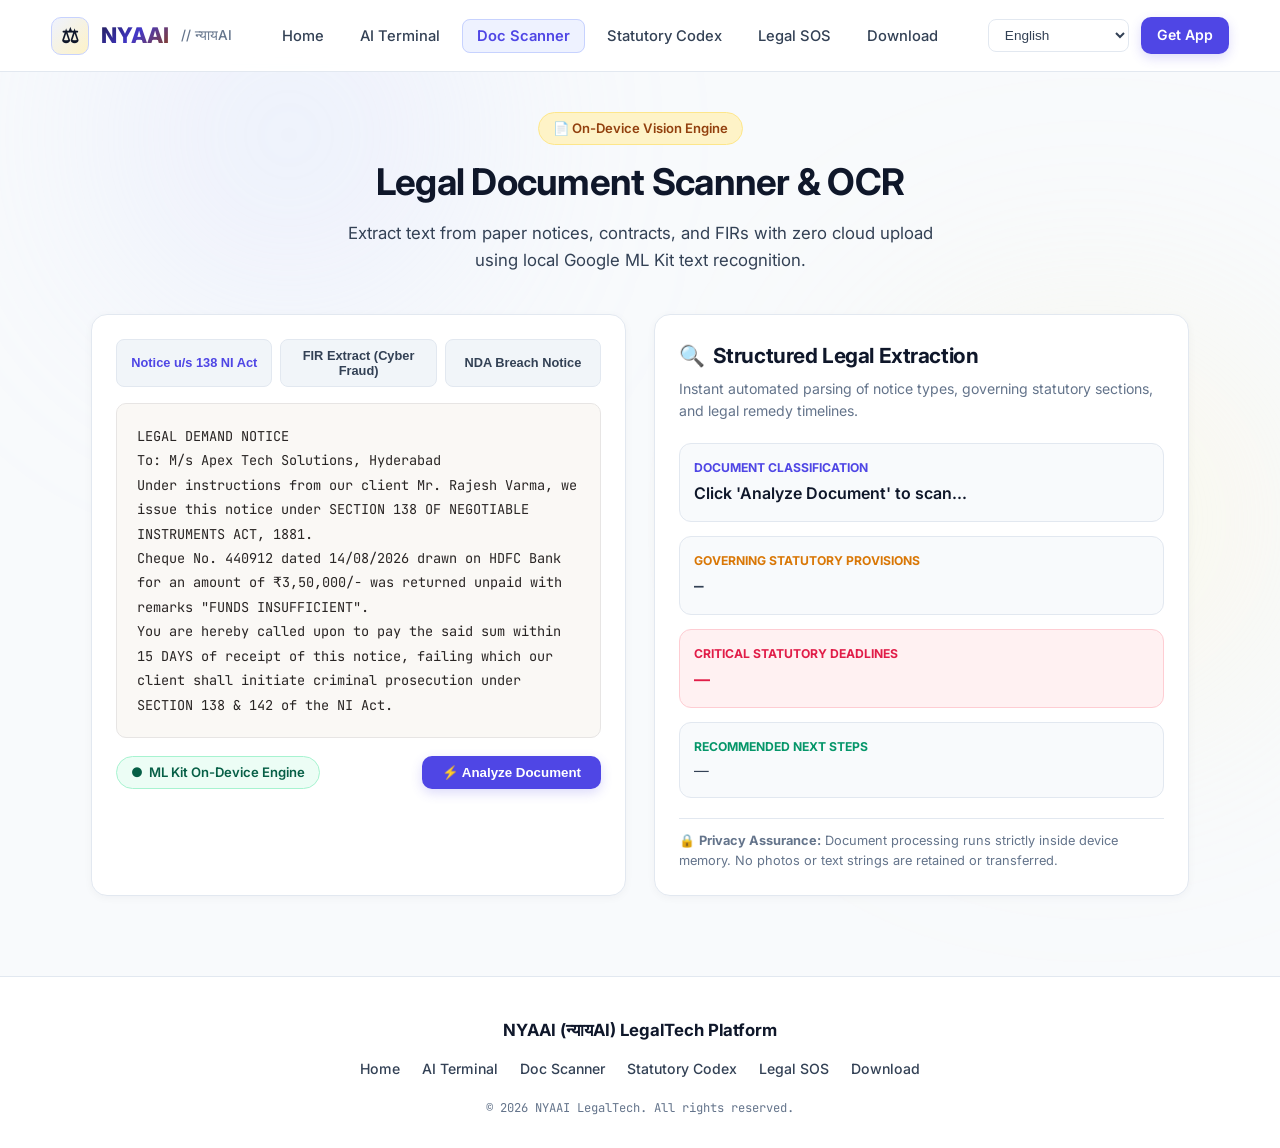
<file: docs/scanner.html>
<!DOCTYPE html>
<html lang="en">
<head>
  <meta charset="UTF-8">
  <meta name="viewport" content="width=device-width, initial-scale=1.0">
  <title>Legal Document Scanner & OCR — NYAAI (न्यायAI)</title>
  <meta name="description" content="On-device optical character recognition for legal notices, contracts, and FIR copies with structured rights extraction.">
  <link rel="preconnect" href="https://fonts.googleapis.com">
  <link rel="preconnect" href="https://fonts.gstatic.com" crossorigin>
  <link href="https://fonts.googleapis.com/css2?family=Inter:wght@400;500;600;700;800&family=JetBrains+Mono:wght@500;700&display=swap" rel="stylesheet">
  <link rel="stylesheet" href="styles.css?v=2.2">
</head>
<body>

  <div class="bg-pastel-orb orb-1"></div>
  <div class="bg-pastel-orb orb-2"></div>

  <!-- Navigation -->
  <nav class="pastel-nav">
    <a href="index.html" class="brand-logo">
      <div class="logo-box">⚖</div>
      <span class="text-gradient">NYAAI</span>
      <span style="font-size: 0.85rem; color: var(--text-muted); font-weight: 500;">// न्यायAI</span>
    </a>

    <ul class="nav-links">
      <li><a href="index.html">Home</a></li>
      <li><a href="terminal.html">AI Terminal</a></li>
      <li><a href="scanner.html" class="active">Doc Scanner</a></li>
      <li><a href="codex.html">Statutory Codex</a></li>
      <li><a href="sos.html">Legal SOS</a></li>
      <li><a href="download.html">Download</a></li>
    </ul>

    <div class="nav-actions">
      <select id="langSelect" class="lang-select" aria-label="Select Language">
        <option value="en">English</option>
        <option value="hi">हिन्दी (Hindi)</option>
        <option value="bn">বাংলা (Bengali)</option>
        <option value="te">తెలుగు (Telugu)</option>
        <option value="ta">தமிழ் (Tamil)</option>
      </select>
      <a href="download.html" class="btn-primary" style="padding: 7px 16px; font-size: 0.88rem;">Get App</a>
    </div>
  </nav>

  <!-- Scanner Workspace -->
  <main class="page-container">
    <div class="page-header">
      <span class="badge-pastel-gold">📄 On-Device Vision Engine</span>
      <h1 class="page-title">Legal Document Scanner & OCR</h1>
      <p class="page-desc">Extract text from paper notices, contracts, and FIRs using client-side text recognition without storing documents remotely.</p>
    </div>

    <div class="scanner-split">
      <!-- Left: Viewport -->
      <div class="scanner-viewport">
        <div id="scannerLaser" class="laser-bar"></div>

        <div style="display: flex; gap: 8px; margin-bottom: 16px;">
          <button class="sample-tab active" data-sample="notice138" style="flex: 1; padding: 8px; border-radius: 8px; border: 1px solid var(--border-subtle); background: var(--bg-secondary); cursor: pointer; font-size: 0.8rem; font-weight: 600;">
            Cheque Bounce (S.138)
          </button>
          <button class="sample-tab" data-sample="firReport" style="flex: 1; padding: 8px; border-radius: 8px; border: 1px solid var(--border-subtle); background: var(--bg-secondary); cursor: pointer; font-size: 0.8rem; font-weight: 600;">
            Cybercrime FIR (BNSS)
          </button>
          <button class="sample-tab" data-sample="ndaBreach" style="flex: 1; padding: 8px; border-radius: 8px; border: 1px solid var(--border-subtle); background: var(--bg-secondary); cursor: pointer; font-size: 0.8rem; font-weight: 600;">
            NDA Breach Notice
          </button>
        </div>

        <div id="docPreview" class="doc-paper">
          <!-- Populated by JS -->
        </div>

        <div style="margin-top: 18px; display: flex; justify-content: space-between; align-items: center;">
          <span class="badge-pastel-sage">
            <span>●</span> ML Kit On-Device Engine
          </span>
          <button id="scanDocBtn" class="btn-primary" style="padding: 9px 20px;">
            ⚡ Analyze Document
          </button>
        </div>
      </div>

      <!-- Right: Structured Report -->
      <div class="card-pastel" style="display: flex; flex-direction: column; justify-content: space-between;">
        <div>
          <h2 style="font-size: 1.3rem; margin-bottom: 6px; color: var(--text-primary); display: flex; align-items: center; gap: 8px;">
            <span>🔍</span> Structured Legal Extraction
          </h2>
          <p style="color: var(--text-muted); font-size: 0.88rem; margin-bottom: 20px;">
            Instant automated parsing of notice types, governing statutory sections, and legal remedy timelines.
          </p>

          <div style="display: flex; flex-direction: column; gap: 14px;">
            <div style="background: #F8FAFC; border: 1px solid var(--border-subtle); border-radius: 12px; padding: 14px;">
              <div style="font-size: 0.76rem; text-transform: uppercase; font-weight: 700; color: var(--primary-blue); margin-bottom: 4px;">Document Classification</div>
              <div id="repType" style="font-weight: 600; color: var(--text-primary);">Click 'Analyze Document' to begin...</div>
            </div>

            <div style="background: #F8FAFC; border: 1px solid var(--border-subtle); border-radius: 12px; padding: 14px;">
              <div style="font-size: 0.76rem; text-transform: uppercase; font-weight: 700; color: var(--primary-gold); margin-bottom: 4px;">Governing Statutory Provisions</div>
              <div id="repStatutes" class="mono" style="font-weight: 600; color: var(--text-secondary);">—</div>
            </div>

            <div style="background: #FFF1F2; border: 1px solid #FECDD3; border-radius: 12px; padding: 14px;">
              <div style="font-size: 0.76rem; text-transform: uppercase; font-weight: 700; color: var(--primary-rose); margin-bottom: 4px;">Critical Statutory Deadlines</div>
              <div id="repDeadline" style="font-weight: 700; color: var(--primary-rose);">—</div>
            </div>

            <div style="background: #F8FAFC; border: 1px solid var(--border-subtle); border-radius: 12px; padding: 14px;">
              <div style="font-size: 0.76rem; text-transform: uppercase; font-weight: 700; color: var(--primary-emerald); margin-bottom: 4px;">Recommended Next Steps</div>
              <div id="repAction" style="font-size: 0.92rem; color: var(--text-secondary); line-height: 1.5;">—</div>
            </div>
          </div>
        </div>

        <div style="margin-top: 20px; font-size: 0.8rem; color: var(--text-muted); border-top: 1px solid var(--border-subtle); padding-top: 12px;">
          🔒 <strong>Privacy Assurance:</strong> Document processing runs strictly inside device memory. No photos or text strings are retained or transferred.
        </div>
      </div>
    </div>
  </main>

  <!-- Footer -->
  <footer class="pastel-footer">
    <div style="font-weight: 700; font-size: 1.05rem; color: var(--text-primary); margin-bottom: 4px;">
      NYAAI (न्यायAI) LegalTech Platform
    </div>
    <div class="footer-nav">
      <a href="index.html">Home</a>
      <a href="terminal.html">AI Terminal</a>
      <a href="scanner.html">Doc Scanner</a>
      <a href="codex.html">Statutory Codex</a>
      <a href="sos.html">Legal SOS</a>
      <a href="download.html">Download App</a>
    </div>
    <div class="mono" style="font-size: 0.76rem; color: var(--text-muted); margin-top: 10px;">
      © 2026 NYAAI LegalTech.
    </div>
  </footer>

  <script src="config.js?v=2.2"></script>
  <script src="app.js?v=2.2"></script>
</body>
</html>
</file>
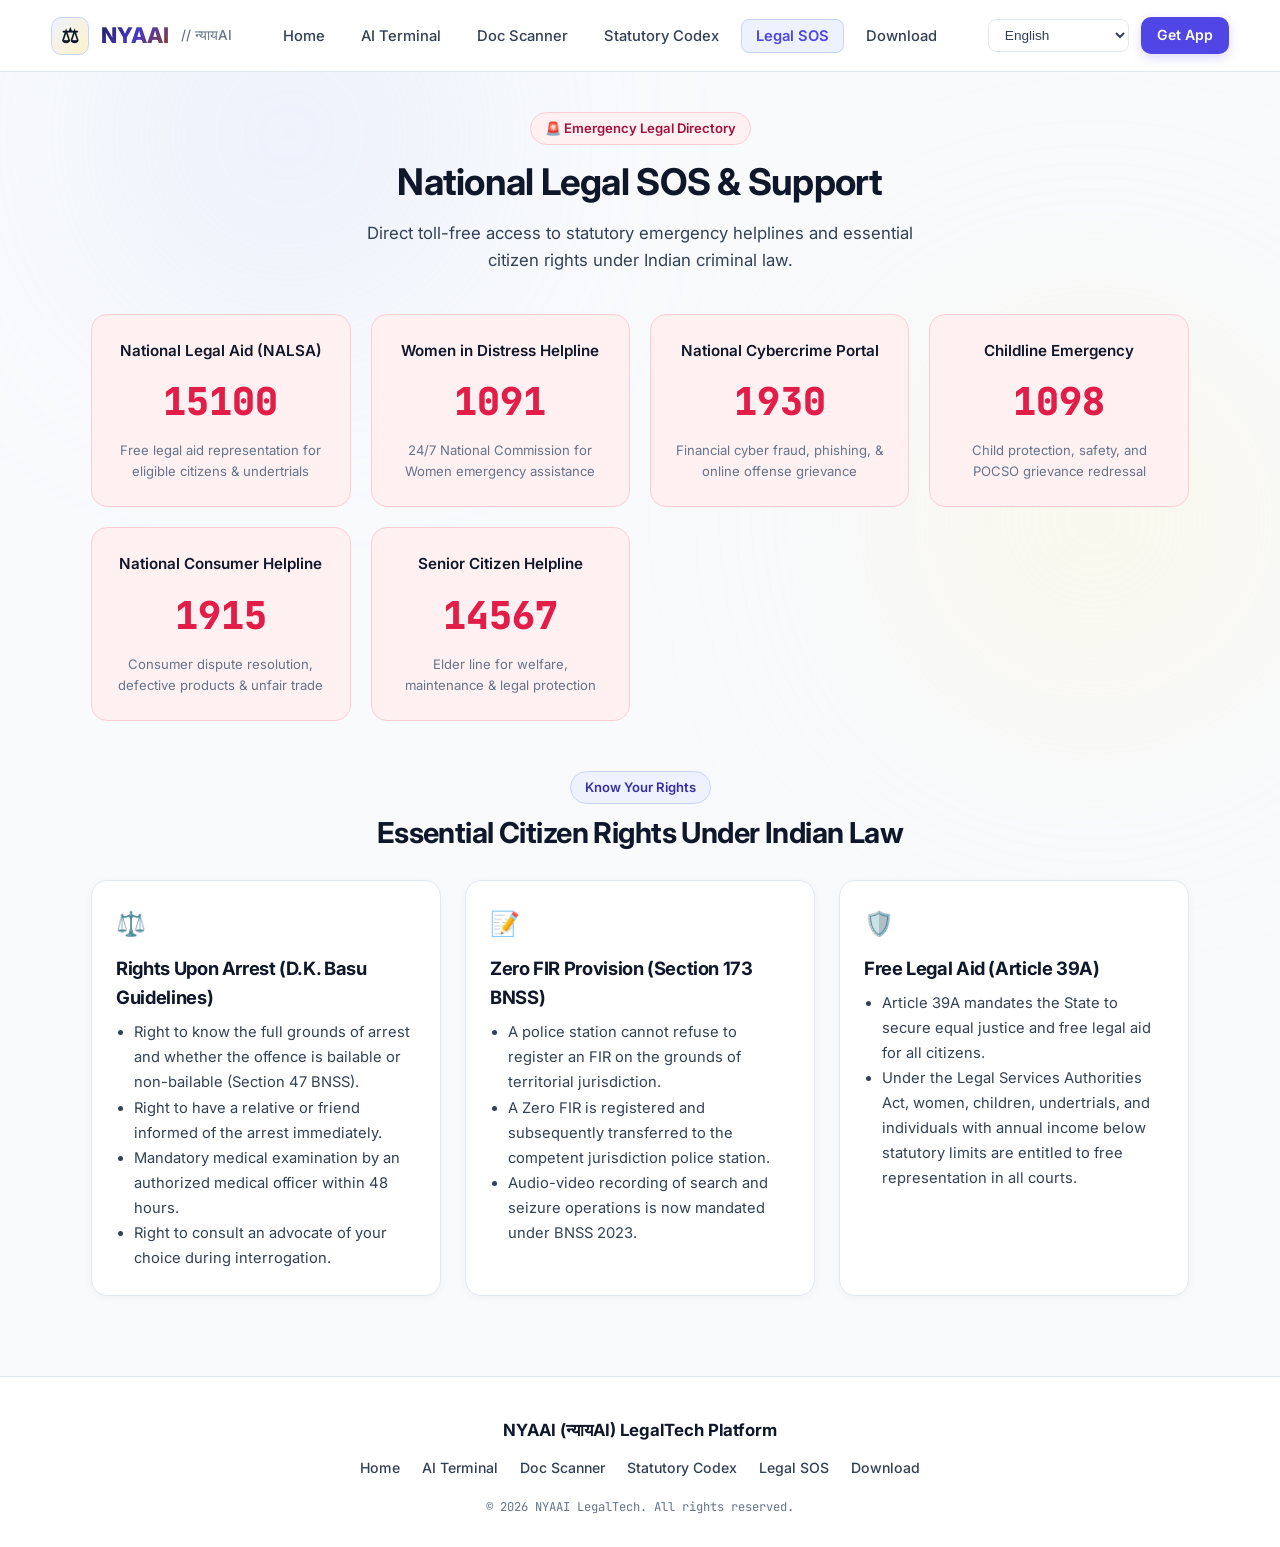
<file: docs/sos.html>
<!DOCTYPE html>
<html lang="en">
<head>
  <meta charset="UTF-8">
  <meta name="viewport" content="width=device-width, initial-scale=1.0">
  <title>Legal SOS & Helplines — NYAAI (न्यायAI)</title>
  <meta name="description" content="Official emergency legal aid numbers across India, citizen rights upon arrest, Zero FIR provisions, and free legal assistance.">
  <link rel="preconnect" href="https://fonts.googleapis.com">
  <link rel="preconnect" href="https://fonts.gstatic.com" crossorigin>
  <link href="https://fonts.googleapis.com/css2?family=Inter:wght@400;500;600;700;800&family=JetBrains+Mono:wght@500;700&display=swap" rel="stylesheet">
  <link rel="stylesheet" href="styles.css?v=2.2">
</head>
<body>

  <div class="bg-pastel-orb orb-1"></div>
  <div class="bg-pastel-orb orb-2"></div>

  <!-- Navigation -->
  <nav class="pastel-nav">
    <a href="index.html" class="brand-logo">
      <div class="logo-box">⚖</div>
      <span class="text-gradient">NYAAI</span>
      <span style="font-size: 0.85rem; color: var(--text-muted); font-weight: 500;">// न्यायAI</span>
    </a>

    <ul class="nav-links">
      <li><a href="index.html">Home</a></li>
      <li><a href="terminal.html">AI Terminal</a></li>
      <li><a href="scanner.html">Doc Scanner</a></li>
      <li><a href="codex.html">Statutory Codex</a></li>
      <li><a href="sos.html" class="active">Legal SOS</a></li>
      <li><a href="download.html">Download</a></li>
    </ul>

    <div class="nav-actions">
      <select id="langSelect" class="lang-select" aria-label="Select Language">
        <option value="en">English</option>
        <option value="hi">हिन्दी (Hindi)</option>
        <option value="bn">বাংলা (Bengali)</option>
        <option value="te">తెలుగు (Telugu)</option>
        <option value="ta">தமிழ் (Tamil)</option>
      </select>
      <a href="download.html" class="btn-primary" style="padding: 7px 16px; font-size: 0.88rem;">Get App</a>
    </div>
  </nav>

  <!-- SOS Workspace -->
  <main class="page-container">
    <div class="page-header">
      <span class="badge-pastel-rose">🚨 Emergency Legal Directory</span>
      <h1 class="page-title">National Legal SOS & Support</h1>
      <p class="page-desc">Direct toll-free access to statutory emergency helplines and essential citizen rights under Indian criminal law.</p>
    </div>

    <!-- Helplines Grid -->
    <div class="sos-directory">
      <div class="sos-cell">
        <div style="font-weight: 600; font-size: 0.95rem; color: var(--text-primary);">National Legal Aid (NALSA)</div>
        <div class="sos-digits">15100</div>
        <div style="font-size: 0.82rem; color: var(--text-muted);">Free legal aid representation for eligible citizens & undertrials</div>
      </div>

      <div class="sos-cell">
        <div style="font-weight: 600; font-size: 0.95rem; color: var(--text-primary);">Women in Distress Helpline</div>
        <div class="sos-digits">1091</div>
        <div style="font-size: 0.82rem; color: var(--text-muted);">24/7 National Commission for Women emergency assistance</div>
      </div>

      <div class="sos-cell">
        <div style="font-weight: 600; font-size: 0.95rem; color: var(--text-primary);">National Cybercrime Portal</div>
        <div class="sos-digits">1930</div>
        <div style="font-size: 0.82rem; color: var(--text-muted);">Financial cyber fraud, phishing, & online offense grievance</div>
      </div>

      <div class="sos-cell">
        <div style="font-weight: 600; font-size: 0.95rem; color: var(--text-primary);">Childline Emergency</div>
        <div class="sos-digits">1098</div>
        <div style="font-size: 0.82rem; color: var(--text-muted);">Child protection, safety, and POCSO grievance redressal</div>
      </div>

      <div class="sos-cell">
        <div style="font-weight: 600; font-size: 0.95rem; color: var(--text-primary);">National Consumer Helpline</div>
        <div class="sos-digits">1915</div>
        <div style="font-size: 0.82rem; color: var(--text-muted);">Consumer dispute resolution, defective products & unfair trade</div>
      </div>

      <div class="sos-cell">
        <div style="font-weight: 600; font-size: 0.95rem; color: var(--text-primary);">Senior Citizen Helpline</div>
        <div class="sos-digits">14567</div>
        <div style="font-size: 0.82rem; color: var(--text-muted);">Elder line for welfare, maintenance & legal protection</div>
      </div>
    </div>

    <!-- Citizen Legal Rights Guides -->
    <div style="margin-top: 50px;">
      <div class="page-header" style="margin-bottom: 24px;">
        <span class="badge-pastel-blue">Know Your Rights</span>
        <h2 style="font-size: 1.8rem; margin-top: 6px;">Essential Citizen Rights Under Indian Law</h2>
      </div>

      <div style="display: grid; grid-template-columns: repeat(auto-fit, minmax(320px, 1fr)); gap: 24px;">
        <div class="card-pastel">
          <div style="font-size: 1.5rem; margin-bottom: 10px;">⚖️</div>
          <h3 style="font-size: 1.15rem; margin-bottom: 8px;">Rights Upon Arrest (D.K. Basu Guidelines)</h3>
          <ul style="padding-left: 18px; color: var(--text-secondary); font-size: 0.92rem; line-height: 1.7;">
            <li>Right to know the full grounds of arrest and whether the offence is bailable or non-bailable (Section 47 BNSS).</li>
            <li>Right to have a relative or friend informed of the arrest immediately.</li>
            <li>Mandatory medical examination by an authorized medical officer within 48 hours.</li>
            <li>Right to consult an advocate of your choice during interrogation.</li>
          </ul>
        </div>

        <div class="card-pastel">
          <div style="font-size: 1.5rem; margin-bottom: 10px;">📝</div>
          <h3 style="font-size: 1.15rem; margin-bottom: 8px;">Zero FIR Provision (Section 173 BNSS)</h3>
          <ul style="padding-left: 18px; color: var(--text-secondary); font-size: 0.92rem; line-height: 1.7;">
            <li>A police station cannot refuse to register an FIR on the grounds of territorial jurisdiction.</li>
            <li>A Zero FIR is registered and subsequently transferred to the competent jurisdiction police station.</li>
            <li>Audio-video recording of search and seizure operations is now mandated under BNSS 2023.</li>
          </ul>
        </div>

        <div class="card-pastel">
          <div style="font-size: 1.5rem; margin-bottom: 10px;">🛡️</div>
          <h3 style="font-size: 1.15rem; margin-bottom: 8px;">Free Legal Aid (Article 39A)</h3>
          <ul style="padding-left: 18px; color: var(--text-secondary); font-size: 0.92rem; line-height: 1.7;">
            <li>Article 39A mandates the State to secure equal justice and free legal aid for all citizens.</li>
            <li>Under the Legal Services Authorities Act, women, children, undertrials, and individuals with annual income below statutory limits are entitled to free representation in all courts.</li>
          </ul>
        </div>
      </div>
    </div>
  </main>

  <!-- Footer -->
  <footer class="pastel-footer">
    <div style="font-weight: 700; font-size: 1.05rem; color: var(--text-primary); margin-bottom: 4px;">
      NYAAI (न्यायAI) LegalTech Platform
    </div>
    <div class="footer-nav">
      <a href="index.html">Home</a>
      <a href="terminal.html">AI Terminal</a>
      <a href="scanner.html">Doc Scanner</a>
      <a href="codex.html">Statutory Codex</a>
      <a href="sos.html">Legal SOS</a>
      <a href="download.html">Download App</a>
    </div>
    <div class="mono" style="font-size: 0.76rem; color: var(--text-muted); margin-top: 10px;">
      © 2026 NYAAI LegalTech.
    </div>
  </footer>

  <script src="config.js?v=2.2"></script>
  <script src="app.js?v=2.2"></script>
</body>
</html>
</file>
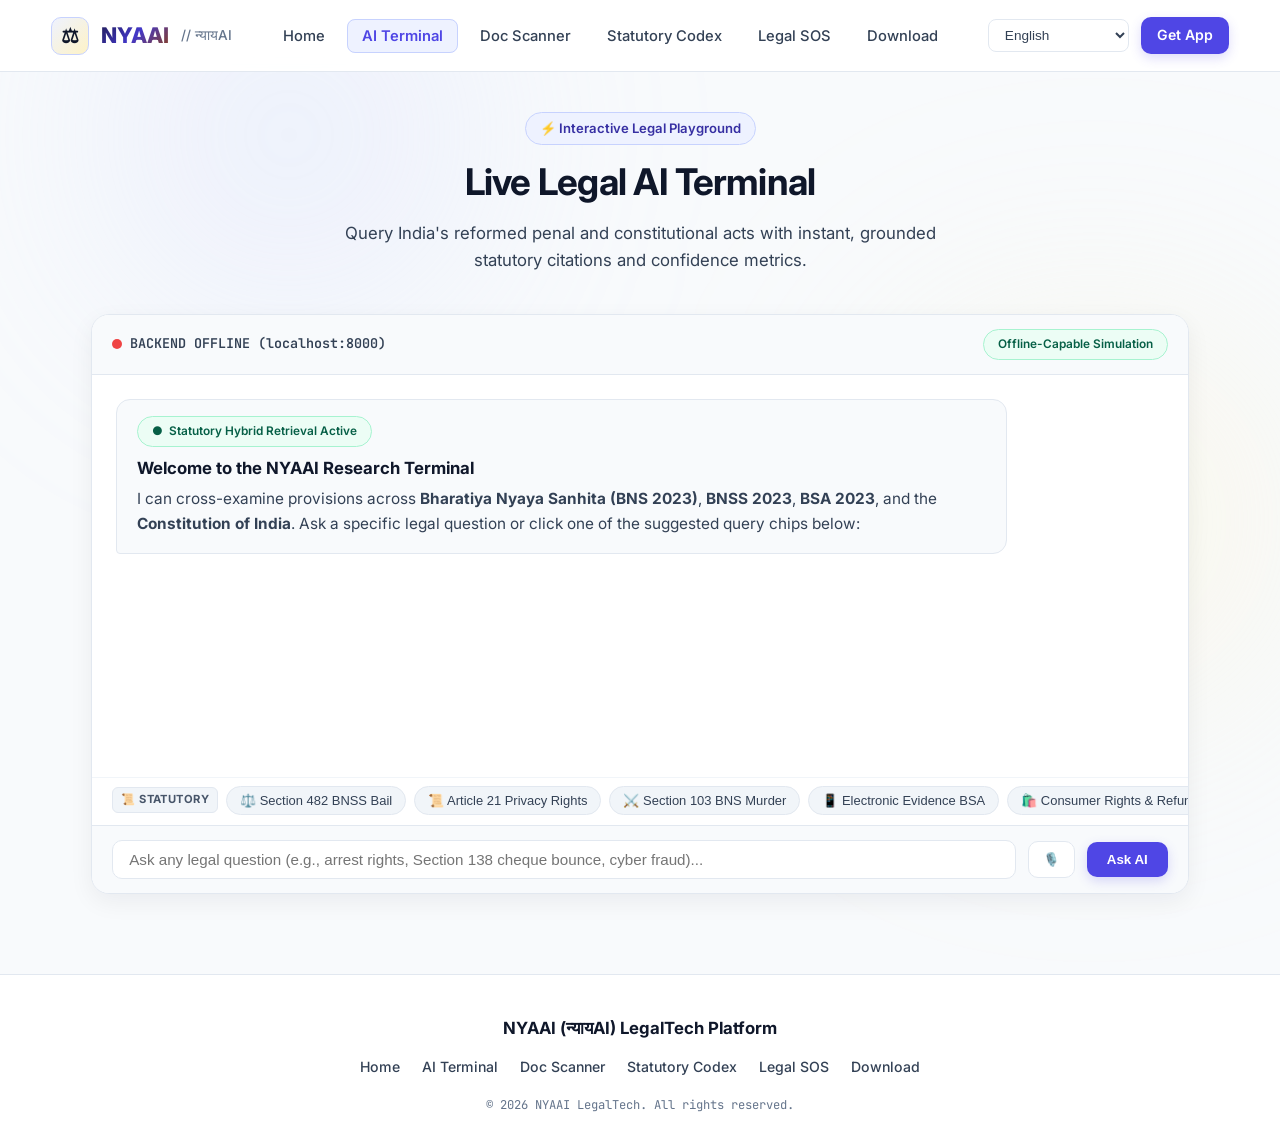
<file: docs/terminal.html>
<!DOCTYPE html>
<html lang="en">
<head>
  <meta charset="UTF-8">
  <meta name="viewport" content="width=device-width, initial-scale=1.0">
  <title>Live Legal AI Terminal — NYAAI (न्यायAI)</title>
  <meta name="description" content="Interactive legal research AI playground with grounded statutory citations across BNS 2023, BNSS 2023, BSA 2023, and Constitution of India.">
  <meta http-equiv="Cache-Control" content="no-cache, no-store, must-revalidate">
  <meta http-equiv="Pragma" content="no-cache">
  <meta http-equiv="Expires" content="0">
  <link rel="preconnect" href="https://fonts.googleapis.com">
  <link rel="preconnect" href="https://fonts.gstatic.com" crossorigin>
  <link href="https://fonts.googleapis.com/css2?family=Inter:wght@400;500;600;700;800&family=JetBrains+Mono:wght@500;700&display=swap" rel="stylesheet">
  <link rel="stylesheet" href="styles.css?v=2.5">
</head>
<body>

  <div class="bg-pastel-orb orb-1"></div>
  <div class="bg-pastel-orb orb-2"></div>

  <!-- Navigation -->
  <nav class="pastel-nav">
    <a href="index.html" class="brand-logo">
      <div class="logo-box">⚖</div>
      <span class="text-gradient">NYAAI</span>
      <span style="font-size: 0.85rem; color: var(--text-muted); font-weight: 500;">// न्यायAI</span>
    </a>

    <ul class="nav-links">
      <li><a href="index.html">Home</a></li>
      <li><a href="terminal.html" class="active">AI Terminal</a></li>
      <li><a href="scanner.html">Doc Scanner</a></li>
      <li><a href="codex.html">Statutory Codex</a></li>
      <li><a href="sos.html">Legal SOS</a></li>
      <li><a href="download.html">Download</a></li>
    </ul>

    <div class="nav-actions">
      <select id="langSelect" class="lang-select" aria-label="Select Language">
        <option value="en">English</option>
        <option value="hi">हिन्दी (Hindi)</option>
        <option value="bn">বাংলা (Bengali)</option>
        <option value="te">తెలుగు (Telugu)</option>
        <option value="ta">தமிழ் (Tamil)</option>
      </select>
      <a href="download.html" class="btn-primary" style="padding: 7px 16px; font-size: 0.88rem;">Get App</a>
    </div>
  </nav>

  <!-- Terminal Workspace -->
  <main class="page-container">
    <div class="page-header">
      <span class="badge-pastel-blue">⚡ Interactive Legal Playground</span>
      <h1 class="page-title">Live Legal AI Terminal</h1>
      <p class="page-desc">Query India's reformed penal and constitutional acts with instant, grounded statutory citations and confidence metrics.</p>
    </div>

    <div class="terminal-card">
      <div class="terminal-topbar">
        <div style="display: flex; align-items: center; gap: 8px;">
          <span style="width: 10px; height: 10px; border-radius: 50%; background: #10B981; display: inline-block;"></span>
          <span class="mono" style="font-size: 0.84rem; font-weight: 600; color: var(--text-secondary);">BACKEND ENGINE • 1,705 SUBSTANTIVE PROVISIONS • 21 LANDMARK PRECEDENTS • HYBRID RETRIEVAL</span>
        </div>
        <span class="badge-pastel-sage" style="font-size: 0.74rem;">FastAPI Legal Service</span>
      </div>

      <div id="chatHistory" class="chat-scroll">
        <div class="chat-bubble chat-ai">
          <div class="badge-pastel-sage" style="margin-bottom: 8px; font-size: 0.74rem;">
            <span>●</span> Statutory & Precedent Grounding Active
          </div>
          <div style="font-weight: 700; font-size: 1.05rem; margin-bottom: 6px; color: var(--text-primary);">
            Welcome to the NYAAI Research Terminal
          </div>
          <p style="color: var(--text-secondary); line-height: 1.6;">
            I can cross-examine provisions across <strong>Bharatiya Nyaya Sanhita (BNS 2023)</strong>, <strong>BNSS 2023</strong>, <strong>BSA 2023</strong>, the <strong>Constitution of India</strong>, and <strong>21 Landmark Supreme Court Precedents</strong>. Ask a specific legal question or scroll horizontally through the interactive prompt chips below:
          </p>
        </div>
      </div>

      <!-- Single-Row Horizontally Scrollable Prompt Chips -->
      <div class="prompt-chips-wrapper">
        <div class="prompt-chips" id="promptChipsRow">
          <!-- 1. Statutory Provisions -->
          <span class="chip-category-badge badge-statute">📜 Statutory</span>
          <button class="chip-btn suggestion-chip" data-query="What are the bail provisions under Section 482 of BNSS 2023?">
            ⚖️ Section 482 BNSS Bail
          </button>
          <button class="chip-btn suggestion-chip" data-query="Explain Fundamental Rights under Article 21 and Privacy">
            📜 Article 21 Privacy Rights
          </button>
          <button class="chip-btn suggestion-chip" data-query="What is the punishment for murder under Section 103 of BNS 2023?">
            ⚔️ Section 103 BNS Murder
          </button>
          <button class="chip-btn suggestion-chip" data-query="How are electronic records and WhatsApp messages admitted under Section 61 and 63 of BSA 2023?">
            📱 Electronic Evidence BSA
          </button>
          <button class="chip-btn suggestion-chip" data-query="What are consumer rights regarding defective products and refunds?">
            🛍️ Consumer Rights & Refunds
          </button>

          <span class="chip-divider"></span>

          <!-- 2. Real-Life Scenarios (Advocate Proceeding Engine) -->
          <span class="chip-category-badge badge-scenario">👨‍⚖️ Scenarios</span>
          <button class="chip-btn suggestion-chip chip-scenario" data-query="My landlord locked my flat without notice and kept my belongings, what should I do?">
            🏠 Landlord Locked Flat
          </button>
          <button class="chip-btn suggestion-chip chip-scenario" data-query="Someone hit my car and ran away, what is the legal process and how to claim?">
            🚗 Hit & Run Accident
          </button>
          <button class="chip-btn suggestion-chip chip-scenario" data-query="Cheque bounced due to insufficient funds, how do I send notice and file case?">
            💳 Cheque Bounced (Sec 138)
          </button>
          <button class="chip-btn suggestion-chip chip-scenario" data-query="Police officer refused to register my FIR, what legal remedies and procedure do I have?">
            👮 Police Refused FIR
          </button>
          <button class="chip-btn suggestion-chip chip-scenario" data-query="Someone is blackmailing me with morphed photos on social media, what are the legal steps?">
            📱 Cyber Blackmail & Extortion
          </button>
          <button class="chip-btn suggestion-chip chip-scenario" data-query="My employer has not paid my salary for 3 months and terminated me, how to recover dues?">
            💼 Unpaid Salary (3 Months)
          </button>
          <button class="chip-btn suggestion-chip chip-scenario" data-query="Facing domestic violence and harassment for dowry by in-laws, what immediate protection can I get?">
            🛡️ Domestic Violence & Dowry
          </button>

          <span class="chip-divider"></span>

          <!-- 3. Detailed 7+ Points Advocate Briefs -->
          <span class="chip-category-badge badge-brief">📑 Detailed Briefs (7+ Pts)</span>
          <button class="chip-btn suggestion-chip chip-brief" data-query="Explain in full detail step by step: My landlord locked my flat and threw out my belongings, what should I do?">
            📑 Landlord Lockout (8-Point Brief)
          </button>
          <button class="chip-btn suggestion-chip chip-brief" data-query="Cheque bounced due to insufficient funds, provide full detailed explanation with all points on notice, limitation and court case">
            📑 Cheque Bounce (8-Point Brief)
          </button>
          <button class="chip-btn suggestion-chip chip-brief" data-query="Police refused to register my FIR for a cognizable offense, elaborate and explain properly in full detail all remedies">
            📑 Police Refusal (8-Point Brief)
          </button>
          <button class="chip-btn suggestion-chip chip-brief" data-query="Someone is blackmailing me with morphed photos on social media, provide detailed comprehensive explanation with all procedural steps">
            📑 Cyber Extortion (8-Point Brief)
          </button>
          <button class="chip-btn suggestion-chip chip-brief" data-query="Facing domestic violence and dowry harassment, explain in full detail step by step all legal rights, protection orders, and magistrate proceedings">
            📑 Domestic Violence (8-Point Brief)
          </button>

          <span class="chip-divider"></span>

          <!-- 4. Landmark Case Law Precedents -->
          <span class="chip-category-badge badge-precedent" style="background: rgba(99, 102, 241, 0.1); color: #4F46E5; border: 1px solid rgba(99, 102, 241, 0.3);">🏛️ Precedents</span>
          <button class="chip-btn suggestion-chip chip-precedent" data-query="Mandatory registration of FIR under Section 173 BNSS Lalita Kumari guidelines">
            🏛️ Lalita Kumari (Mandatory FIR)
          </button>
          <button class="chip-btn suggestion-chip chip-precedent" data-query="Arrest safeguards and Section 41 CrPC Arnesh Kumar notice guidelines under BNSS Section 35">
            🏛️ Arnesh Kumar (Arrest Safeguards)
          </button>
          <button class="chip-btn suggestion-chip chip-precedent" data-query="Admissibility of electronic records and WhatsApp chat certificates Arjun Panditrao Khotkar under BSA Section 63">
            🏛️ Arjun Khotkar (Electronic Evidence)
          </button>
          <button class="chip-btn suggestion-chip chip-precedent" data-query="Quashing of FIR parameters State of Haryana v. Bhajan Lal guidelines">
            🏛️ Bhajan Lal (FIR Quashing)
          </button>
          <button class="chip-btn suggestion-chip chip-precedent" data-query="Is preliminary inquiry permitted under SC ST Act Dr Subhash Kashinath Mahajan or Section 18A">
            🏛️ Subhash Mahajan (Superseded Check)
          </button>
        </div>
      </div>

      <!-- Input Bar -->
      <div class="terminal-bottom">
        <input type="text" id="terminalInput" class="terminal-input" placeholder="Ask any legal question (e.g., arrest rights, Section 138 cheque bounce, cyber fraud)..." aria-label="Query Input">
        <button id="micBtn" class="btn-secondary" style="padding: 10px 14px;" title="Voice Speech-to-Text">🎙️</button>
        <button id="sendBtn" class="btn-primary" style="padding: 10px 20px;">Send Query</button>
      </div>
    </div>
  </main>

  <!-- Footer -->
  <footer class="pastel-footer">
    <div style="font-weight: 700; font-size: 1.05rem; color: var(--text-primary); margin-bottom: 4px;">
      NYAAI (न्यायAI) LegalTech Platform
    </div>
    <div class="footer-nav">
      <a href="index.html">Home</a>
      <a href="terminal.html">AI Terminal</a>
      <a href="scanner.html">Doc Scanner</a>
      <a href="codex.html">Statutory Codex</a>
      <a href="sos.html">Legal SOS</a>
      <a href="download.html">Download App</a>
    </div>
    <div class="mono" style="font-size: 0.76rem; color: var(--text-muted); margin-top: 10px;">
      © 2026 NYAAI LegalTech.
    </div>
  </footer>

  <script src="config.js?v=2.5"></script>
  <script src="legal_data.js?v=2.5"></script>
  <script src="app.js?v=2.5"></script>
</body>
</html>
</file>
<file: docs/styles.css>
/* =========================================================
   NYAAI (न्यायAI) — Warm Pastel & Light LegalTech Design System
   Pure UTF-8 (No BOM) | Version 2.2
   ========================================================= */

:root {
  /* Surfaces & Backgrounds */
  --bg-primary: #F8FAFC;
  --bg-secondary: #F1F5F9;
  --bg-surface: rgba(255, 255, 255, 0.94);
  --bg-card: #FFFFFF;
  --bg-card-hover: #F8FAFC;
  
  /* Borders & Shadows */
  --border-subtle: #E2E8F0;
  --border-focus: #94A3B8;
  --shadow-sm: 0 2px 8px rgba(15, 23, 42, 0.04);
  --shadow-md: 0 8px 24px rgba(15, 23, 42, 0.06);
  --shadow-lg: 0 16px 40px rgba(15, 23, 42, 0.08);

  /* Typography */
  --text-primary: #0F172A;
  --text-secondary: #334155;
  --text-muted: #64748B;
  --text-light: #94A3B8;

  /* Pastel Color Tokens */
  --pastel-blue-bg: #EEF2FF;
  --pastel-blue-border: #C7D2FE;
  --pastel-blue-text: #3730A3;
  --primary-blue: #4F46E5;

  --pastel-gold-bg: #FEF3C7;
  --pastel-gold-border: #FDE68A;
  --pastel-gold-text: #92400E;
  --primary-gold: #D97706;

  --pastel-sage-bg: #ECFDF5;
  --pastel-sage-border: #A7F3D0;
  --pastel-sage-text: #065F46;
  --primary-emerald: #059669;

  --pastel-rose-bg: #FFF1F2;
  --pastel-rose-border: #FECDD3;
  --pastel-rose-text: #9F1239;
  --primary-rose: #E11D48;

  --pastel-purple-bg: #F5F3FF;
  --pastel-purple-border: #DDD6FE;
  --pastel-purple-text: #5B21B6;

  /* Fonts */
  --font-mono: 'JetBrains Mono', 'Fira Code', Consolas, monospace;
  --font-sans: 'Inter', -apple-system, BlinkMacSystemFont, 'Segoe UI', Roboto, sans-serif;
  --transition-smooth: all 0.25s cubic-bezier(0.16, 1, 0.3, 1);
}

* {
  margin: 0;
  padding: 0;
  box-sizing: border-box;
}

html {
  scroll-behavior: smooth;
  font-size: 16px;
  background-color: #F8FAFC !important;
}

body {
  font-family: var(--font-sans);
  background-color: #F8FAFC !important;
  color: #0F172A !important;
  line-height: 1.6;
  overflow-x: hidden;
  position: relative;
  min-height: 100vh;
}

/* Subtle Organic Pastel Ambient Meshes */
.bg-pastel-orb {
  position: fixed;
  border-radius: 50%;
  filter: blur(120px);
  pointer-events: none;
  z-index: 0;
}

.orb-1 {
  top: -10%;
  left: 5%;
  width: 450px;
  height: 450px;
  background: radial-gradient(circle, rgba(199, 210, 254, 0.5) 0%, transparent 70%);
}

.orb-2 {
  top: 30%;
  right: -5%;
  width: 500px;
  height: 500px;
  background: radial-gradient(circle, rgba(254, 243, 199, 0.55) 0%, transparent 70%);
}

.orb-3 {
  bottom: 0%;
  left: 25%;
  width: 480px;
  height: 480px;
  background: radial-gradient(circle, rgba(209, 250, 229, 0.45) 0%, transparent 70%);
}

/* Custom Refined Scrollbar */
::-webkit-scrollbar {
  width: 7px;
  height: 7px;
}
::-webkit-scrollbar-track {
  background: #F8FAFC;
}
::-webkit-scrollbar-thumb {
  background: #CBD5E1;
  border-radius: 4px;
}
::-webkit-scrollbar-thumb:hover {
  background: #94A3B8;
}

/* Typography & Utilities */
h1, h2, h3, h4, h5 {
  font-weight: 700;
  color: #0F172A;
  letter-spacing: -0.02em;
}

.text-gradient {
  background: linear-gradient(135deg, #1E1B4B 0%, #4338CA 50%, #92400E 100%);
  -webkit-background-clip: text;
  -webkit-text-fill-color: transparent;
}

.mono {
  font-family: var(--font-mono);
}

/* Pastel Badges & Chips */
.badge-pastel-blue {
  display: inline-flex;
  align-items: center;
  gap: 6px;
  padding: 5px 14px;
  border-radius: 20px;
  background: #EEF2FF;
  border: 1px solid #C7D2FE;
  color: #3730A3;
  font-size: 0.82rem;
  font-weight: 600;
}

.badge-pastel-gold {
  display: inline-flex;
  align-items: center;
  gap: 6px;
  padding: 5px 14px;
  border-radius: 20px;
  background: #FEF3C7;
  border: 1px solid #FDE68A;
  color: #92400E;
  font-size: 0.82rem;
  font-weight: 600;
}

.badge-pastel-sage, .confidence-chip {
  display: inline-flex;
  align-items: center;
  gap: 6px;
  padding: 5px 14px;
  border-radius: 20px;
  background: #ECFDF5;
  border: 1px solid #A7F3D0;
  color: #065F46;
  font-size: 0.82rem;
  font-weight: 600;
}

.badge-pastel-rose {
  display: inline-flex;
  align-items: center;
  gap: 6px;
  padding: 5px 14px;
  border-radius: 20px;
  background: #FFF1F2;
  border: 1px solid #FECDD3;
  color: #9F1239;
  font-size: 0.82rem;
  font-weight: 600;
}

/* Cards & Surfaces */
.card-pastel, .glass-panel {
  background: #FFFFFF;
  border: 1px solid #E2E8F0;
  border-radius: 16px;
  padding: 24px;
  box-shadow: 0 2px 8px rgba(15, 23, 42, 0.04);
  transition: all 0.25s cubic-bezier(0.16, 1, 0.3, 1);
}

.card-pastel:hover, .glass-panel:hover {
  box-shadow: 0 8px 24px rgba(15, 23, 42, 0.06);
  border-color: #CBD5E1;
  transform: translateY(-2px);
}

/* Sticky Navigation Header */
.pastel-nav {
  position: sticky;
  top: 0;
  left: 0;
  width: 100%;
  min-height: 72px;
  display: flex;
  align-items: center;
  justify-content: space-between;
  padding: 0 4%;
  background: rgba(255, 255, 255, 0.94);
  backdrop-filter: blur(16px);
  -webkit-backdrop-filter: blur(16px);
  border-bottom: 1px solid #E2E8F0;
  z-index: 1000;
}

.brand-logo {
  display: flex;
  align-items: center;
  gap: 12px;
  text-decoration: none;
  font-size: 1.35rem;
  font-weight: 800;
  color: #0F172A;
}

.logo-box {
  width: 38px;
  height: 38px;
  background: linear-gradient(135deg, #EEF2FF, #FEF3C7);
  border: 1px solid #C7D2FE;
  border-radius: 10px;
  display: flex;
  align-items: center;
  justify-content: center;
  font-size: 1.25rem;
}

.nav-links {
  display: flex;
  align-items: center;
  gap: 8px;
  list-style: none;
}

.nav-links a {
  color: #334155;
  text-decoration: none;
  font-size: 0.92rem;
  font-weight: 500;
  padding: 7px 14px;
  border-radius: 8px;
  transition: all 0.25s cubic-bezier(0.16, 1, 0.3, 1);
  white-space: nowrap;
}

.nav-links a:hover {
  color: #4F46E5;
  background: #EEF2FF;
}

.nav-links a.active {
  color: #4F46E5;
  background: #EEF2FF;
  font-weight: 600;
  border: 1px solid #C7D2FE;
}

.nav-actions {
  display: flex;
  align-items: center;
  gap: 12px;
}

.lang-select {
  background: #FFFFFF;
  color: #334155;
  border: 1px solid #E2E8F0;
  border-radius: 8px;
  padding: 7px 12px;
  font-size: 0.85rem;
  outline: none;
  cursor: pointer;
  transition: all 0.25s cubic-bezier(0.16, 1, 0.3, 1);
}

.lang-select:focus {
  border-color: #4F46E5;
}

/* Button Variants */
.btn-primary {
  background: #4F46E5;
  color: #FFFFFF !important;
  font-weight: 600;
  padding: 10px 22px;
  border-radius: 10px;
  border: none;
  cursor: pointer;
  text-decoration: none;
  display: inline-flex;
  align-items: center;
  gap: 8px;
  box-shadow: 0 4px 12px rgba(79, 70, 229, 0.2);
  transition: all 0.25s cubic-bezier(0.16, 1, 0.3, 1);
}

.btn-primary:hover {
  background: #4338CA;
  transform: translateY(-1px);
  box-shadow: 0 6px 16px rgba(79, 70, 229, 0.28);
}

.btn-secondary {
  background: #FFFFFF;
  color: #334155 !important;
  border: 1px solid #E2E8F0;
  font-weight: 600;
  padding: 10px 22px;
  border-radius: 10px;
  cursor: pointer;
  text-decoration: none;
  display: inline-flex;
  align-items: center;
  gap: 8px;
  transition: all 0.25s cubic-bezier(0.16, 1, 0.3, 1);
}

.btn-secondary:hover {
  background: #F1F5F9;
  color: #0F172A !important;
  border-color: #CBD5E1;
}

.btn-honey {
  background: #FEF3C7;
  color: #92400E !important;
  border: 1px solid #FDE68A;
  font-weight: 600;
  padding: 10px 22px;
  border-radius: 10px;
  cursor: pointer;
  text-decoration: none;
  display: inline-flex;
  align-items: center;
  gap: 8px;
  transition: all 0.25s cubic-bezier(0.16, 1, 0.3, 1);
}

.btn-honey:hover {
  background: #FDE68A;
}

/* Hero Section */
.hero-wrapper {
  position: relative;
  padding: 70px 4% 40px 4%;
  max-width: 1200px;
  margin: 0 auto;
  text-align: center;
  z-index: 1;
}

#neuralCanvas {
  position: absolute;
  top: 0;
  left: 0;
  width: 100%;
  height: 100%;
  z-index: -1;
  pointer-events: none;
}

.hero-title {
  font-size: 3.2rem;
  line-height: 1.18;
  max-width: 860px;
  margin: 16px auto;
  font-weight: 800;
  color: #0F172A;
}

.hero-subtitle {
  font-size: 1.18rem;
  color: #334155;
  max-width: 680px;
  margin: 0 auto 28px auto;
}

.hero-buttons {
  display: flex;
  gap: 14px;
  justify-content: center;
  flex-wrap: wrap;
}

/* Metric Cards */
.metrics-row {
  display: grid;
  grid-template-columns: repeat(4, 1fr);
  gap: 20px;
  max-width: 1100px;
  margin: 40px auto 0 auto;
}

.metric-card {
  background: #FFFFFF;
  border: 1px solid #E2E8F0;
  border-radius: 14px;
  padding: 20px;
  text-align: center;
  box-shadow: 0 2px 8px rgba(15, 23, 42, 0.04);
  transition: all 0.25s cubic-bezier(0.16, 1, 0.3, 1);
}

.metric-card:hover {
  border-color: #CBD5E1;
  transform: translateY(-2px);
}

.metric-number {
  font-size: 2rem;
  font-weight: 800;
  font-family: var(--font-mono);
  color: #4F46E5;
}

.metric-label {
  font-size: 0.82rem;
  color: #64748B;
  text-transform: uppercase;
  letter-spacing: 0.5px;
  margin-top: 4px;
}

/* Page Containers */
.page-container {
  max-width: 1200px;
  margin: 0 auto;
  padding: 40px 4% 80px 4%;
  position: relative;
  z-index: 1;
}

.page-header {
  text-align: center;
  margin-bottom: 40px;
}

.page-title {
  font-size: 2.3rem;
  margin-top: 8px;
  color: #0F172A;
}

.page-desc {
  color: #334155;
  font-size: 1.05rem;
  max-width: 600px;
  margin: 8px auto 0 auto;
}

/* Feature Showcase Grid (Home) */
.feature-showcase-grid {
  display: grid;
  grid-template-columns: repeat(auto-fit, minmax(320px, 1fr));
  gap: 28px;
  margin-top: 20px;
}

.showcase-card {
  background: #FFFFFF;
  border: 1px solid #E2E8F0;
  border-radius: 18px;
  padding: 28px;
  box-shadow: 0 2px 8px rgba(15, 23, 42, 0.04);
  display: flex;
  flex-direction: column;
  justify-content: space-between;
  transition: all 0.25s cubic-bezier(0.16, 1, 0.3, 1);
}

.showcase-card:hover {
  box-shadow: 0 8px 24px rgba(15, 23, 42, 0.06);
  border-color: #CBD5E1;
  transform: translateY(-3px);
}

.showcase-icon {
  width: 52px;
  height: 52px;
  border-radius: 12px;
  display: flex;
  align-items: center;
  justify-content: center;
  font-size: 1.6rem;
  margin-bottom: 16px;
}

/* Terminal & Chat Workspace */
.terminal-card {
  background: #FFFFFF;
  border: 1px solid #E2E8F0;
  border-radius: 18px;
  box-shadow: 0 8px 24px rgba(15, 23, 42, 0.06);
  overflow: hidden;
  display: flex;
  flex-direction: column;
  min-height: 580px;
}

.terminal-topbar {
  background: #F8FAFC;
  border-bottom: 1px solid #E2E8F0;
  padding: 14px 20px;
  display: flex;
  align-items: center;
  justify-content: space-between;
  flex-wrap: wrap;
  gap: 10px;
}

.chat-scroll {
  flex: 1;
  padding: 24px;
  display: flex;
  flex-direction: column;
  gap: 18px;
  max-height: 500px;
  overflow-y: auto;
  background: #FFFFFF;
}

.chat-bubble, .message-bubble {
  max-width: 85%;
  padding: 16px 20px;
  border-radius: 14px;
  font-size: 0.96rem;
  line-height: 1.6;
  word-break: break-word;
}

.chat-user, .user-message {
  align-self: flex-end;
  background: #EEF2FF !important;
  border: 1px solid #C7D2FE !important;
  color: #1E1B4B !important;
  border-bottom-right-radius: 4px;
}

.chat-ai, .bot-message {
  align-self: flex-start;
  background: #F8FAFC !important;
  border: 1px solid #E2E8F0 !important;
  color: #0F172A !important;
  border-bottom-left-radius: 4px;
}

.citation-pastel-box, .citation-card {
  margin-top: 12px;
  background: #FEF3C7 !important;
  border-left: 3px solid #D97706 !important;
  border: 1px solid #FDE68A;
  border-radius: 6px;
  padding: 10px 14px;
  font-size: 0.88rem;
  color: #78350F !important;
}

.prompt-chips-wrapper {
  position: relative;
  background: #FFFFFF;
  border-top: 1px solid #F1F5F9;
}

.prompt-chips {
  display: flex;
  gap: 8px;
  flex-wrap: nowrap;
  overflow-x: auto;
  overflow-y: hidden;
  padding: 8px 20px 10px 20px;
  background: #FFFFFF;
  scrollbar-width: thin;
  scrollbar-color: #CBD5E1 transparent;
  -webkit-overflow-scrolling: touch;
  align-items: center;
  scroll-behavior: smooth;
}

.prompt-chips::-webkit-scrollbar {
  height: 5px;
}

.prompt-chips::-webkit-scrollbar-track {
  background: #F8FAFC;
  border-radius: 4px;
  margin: 0 16px;
}

.prompt-chips::-webkit-scrollbar-thumb {
  background: #CBD5E1;
  border-radius: 10px;
}

.prompt-chips::-webkit-scrollbar-thumb:hover {
  background: #94A3B8;
}

.chip-btn, .suggestion-chip {
  background: #F1F5F9;
  border: 1px solid #E2E8F0;
  color: #334155;
  padding: 6px 13px;
  border-radius: 20px;
  font-size: 0.81rem;
  font-weight: 500;
  cursor: pointer;
  white-space: nowrap;
  flex-shrink: 0;
  display: inline-flex;
  align-items: center;
  gap: 5px;
  transition: all 0.2s cubic-bezier(0.16, 1, 0.3, 1);
  user-select: none;
}

.chip-btn:hover, .suggestion-chip:hover {
  background: #EEF2FF;
  border-color: #C7D2FE;
  color: #4F46E5;
  transform: translateY(-1px);
}

.chip-category-badge {
  flex-shrink: 0;
  font-size: 0.70rem;
  font-weight: 700;
  text-transform: uppercase;
  letter-spacing: 0.04em;
  padding: 3px 8px;
  border-radius: 6px;
  white-space: nowrap;
  display: inline-flex;
  align-items: center;
  gap: 4px;
}

.badge-statute {
  background: #F1F5F9;
  color: #475569;
  border: 1px solid #E2E8F0;
}

.badge-scenario {
  background: #FEF3C7;
  color: #92400E;
  border: 1px solid #FDE68A;
}

.badge-brief {
  background: #EEF2FF;
  color: #4338CA;
  border: 1px solid #C7D2FE;
}

.chip-divider {
  display: inline-block;
  width: 1px;
  height: 16px;
  background: #E2E8F0;
  margin: 0 4px;
  flex-shrink: 0;
}

.chip-scenario {
  background: #FFFBEB;
  border-color: #FDE68A;
  color: #92400E;
}

.chip-scenario:hover {
  background: #FEF3C7;
  border-color: #F59E0B;
  color: #78350F;
}

.chip-brief {
  background: #EEF2FF;
  border-color: #C7D2FE;
  color: #4338CA;
  font-weight: 600;
}

.chip-brief:hover {
  background: #E0E7FF;
  border-color: #818CF8;
  color: #312E81;
}

.terminal-bottom {
  padding: 14px 20px;
  background: #F8FAFC;
  border-top: 1px solid #E2E8F0;
  display: flex;
  align-items: center;
  gap: 12px;
}

.terminal-input {
  flex: 1;
  background: #FFFFFF;
  border: 1px solid #E2E8F0;
  border-radius: 10px;
  padding: 10px 16px;
  font-size: 0.95rem;
  color: #0F172A;
  outline: none;
  transition: all 0.25s cubic-bezier(0.16, 1, 0.3, 1);
}

.terminal-input:focus {
  border-color: #4F46E5;
  box-shadow: 0 0 0 3px rgba(79, 70, 229, 0.1);
}

/* Scanner Workspace */
.scanner-split {
  display: grid;
  grid-template-columns: 1fr 1fr;
  gap: 28px;
}

.scanner-viewport {
  background: #FFFFFF;
  border: 1px solid #E2E8F0;
  border-radius: 16px;
  padding: 24px;
  box-shadow: 0 2px 8px rgba(15, 23, 42, 0.04);
  position: relative;
  overflow: hidden;
  display: flex;
  flex-direction: column;
}

.laser-bar {
  position: absolute;
  top: 0;
  left: 0;
  width: 100%;
  height: 3px;
  background: linear-gradient(90deg, transparent, #4F46E5, #10B981, transparent);
  box-shadow: 0 0 10px #4F46E5;
  opacity: 0;
  pointer-events: none;
}

.laser-bar.active {
  opacity: 1;
  animation: sweep-laser 2.2s infinite alternate ease-in-out;
}

@keyframes sweep-laser {
  0% { top: 6%; }
  100% { top: 92%; }
}

.doc-paper {
  background: #FAF8F5;
  border: 1px solid #E7E5E4;
  border-radius: 10px;
  padding: 20px;
  font-family: var(--font-mono);
  font-size: 0.85rem;
  line-height: 1.8;
  color: #292524;
  min-height: 280px;
  white-space: pre-line;
}

.ocr-tag, .ocr-box {
  background: #E0E7FF;
  border: 1px solid #A5B4FC;
  color: #3730A3;
  padding: 1px 6px;
  border-radius: 4px;
  font-weight: 600;
}

.sample-tabs {
  display: flex;
  gap: 8px;
  margin-bottom: 16px;
  flex-wrap: wrap;
}

.sample-tab {
  background: #F1F5F9;
  border: 1px solid #E2E8F0;
  color: #334155;
  padding: 7px 14px;
  border-radius: 8px;
  font-size: 0.85rem;
  cursor: pointer;
  transition: all 0.25s cubic-bezier(0.16, 1, 0.3, 1);
}

.sample-tab:hover {
  background: #EEF2FF;
  color: #4F46E5;
}

.sample-tab.active {
  background: #EEF2FF;
  border-color: #C7D2FE;
  color: #4F46E5;
  font-weight: 600;
}

/* Statutory Codex */
.codex-search {
  max-width: 580px;
  margin: 0 auto 30px auto;
  position: relative;
}

.codex-input {
  width: 100%;
  padding: 12px 20px 12px 46px;
  background: #FFFFFF;
  border: 1px solid #E2E8F0;
  border-radius: 30px;
  color: #0F172A;
  font-size: 0.95rem;
  outline: none;
  box-shadow: 0 2px 8px rgba(15, 23, 42, 0.04);
}

.codex-input:focus {
  border-color: #4F46E5;
  box-shadow: 0 0 0 3px rgba(79, 70, 229, 0.1);
}

.codex-grid-cards {
  display: grid;
  grid-template-columns: repeat(auto-fit, minmax(280px, 1fr));
  gap: 22px;
}

.codex-card {
  background: #FFFFFF;
  border: 1px solid #E2E8F0;
  border-radius: 14px;
  padding: 22px;
  display: flex;
  flex-direction: column;
  justify-content: space-between;
  box-shadow: 0 2px 8px rgba(15, 23, 42, 0.04);
  transition: all 0.25s cubic-bezier(0.16, 1, 0.3, 1);
}

.codex-card:hover {
  border-color: #CBD5E1;
  transform: translateY(-2px);
  box-shadow: 0 8px 24px rgba(15, 23, 42, 0.06);
}

.codex-badge {
  display: inline-block;
  font-size: 0.74rem;
  font-weight: 600;
  color: #3730A3;
  background: #EEF2FF;
  border: 1px solid #C7D2FE;
  padding: 3px 10px;
  border-radius: 20px;
  margin-bottom: 10px;
}

.codex-act-title {
  font-size: 1.1rem;
  font-weight: 700;
  color: #0F172A;
  margin-bottom: 8px;
}

.codex-act-desc {
  font-size: 0.88rem;
  color: #475569;
  line-height: 1.55;
  margin-bottom: 14px;
}

.codex-meta {
  border-top: 1px solid #F1F5F9;
  padding-top: 12px;
  display: flex;
  justify-content: space-between;
  font-size: 0.8rem;
  font-family: var(--font-mono);
  color: #64748B;
}

/* SOS Directory */
.sos-directory {
  display: grid;
  grid-template-columns: repeat(auto-fit, minmax(240px, 1fr));
  gap: 20px;
  margin-bottom: 40px;
}

.sos-cell {
  background: #FFF1F2;
  border: 1px solid #FECDD3;
  border-radius: 16px;
  padding: 24px;
  text-align: center;
  transition: all 0.25s cubic-bezier(0.16, 1, 0.3, 1);
}

.sos-cell:hover {
  transform: translateY(-3px);
  box-shadow: 0 8px 24px rgba(15, 23, 42, 0.06);
}

.sos-digits {
  font-size: 2.4rem;
  font-weight: 800;
  font-family: var(--font-mono);
  color: #E11D48;
  margin: 8px 0;
}

/* Footer */
.pastel-footer {
  background: #FFFFFF;
  border-top: 1px solid #E2E8F0;
  padding: 40px 4% 30px 4%;
  text-align: center;
  font-size: 0.88rem;
  color: #64748B;
}

.footer-nav {
  display: flex;
  justify-content: center;
  gap: 22px;
  margin: 14px 0 18px 0;
  flex-wrap: wrap;
}

.footer-nav a {
  color: #334155;
  text-decoration: none;
  font-weight: 500;
  transition: all 0.25s cubic-bezier(0.16, 1, 0.3, 1);
}

.footer-nav a:hover {
  color: #4F46E5;
}

/* Responsive Rules & Mobile Navigation */
@media (max-width: 900px) {
  .pastel-nav {
    min-height: auto;
    padding: 12px 16px;
    flex-wrap: wrap;
    gap: 12px;
  }

  .nav-links {
    display: flex;
    overflow-x: auto;
    width: 100%;
    order: 3;
    padding: 4px 0 6px 0;
    gap: 6px;
    -webkit-overflow-scrolling: touch;
    scrollbar-width: none;
  }

  .nav-links::-webkit-scrollbar {
    display: none;
  }

  .nav-links a {
    font-size: 0.84rem;
    padding: 6px 12px;
  }

  .hero-title { font-size: 2.4rem; }
  .metrics-row { grid-template-columns: repeat(2, 1fr); }
  .scanner-split { grid-template-columns: 1fr; }
}

@media (max-width: 600px) {
  .hero-title { font-size: 2rem; }
  .metrics-row { grid-template-columns: 1fr; }
  .chat-bubble, .message-bubble { max-width: 95%; }
}

/* =========================================================
   Advocate Advisory & Legal Proceeding Styles
   ========================================================= */
.advocate-card {
  background: #FFFFFF !important;
  border: 1px solid #E0E7FF !important;
  border-left: 5px solid #4F46E5 !important;
  box-shadow: 0 8px 30px rgba(79, 70, 229, 0.08) !important;
  border-radius: 12px !important;
  padding: 18px 20px !important;
  margin-top: 8px !important;
}

.advocate-badge {
  background: linear-gradient(135deg, #4F46E5, #3730A3);
  color: #FFFFFF !important;
  font-weight: 700;
  font-size: 0.76rem;
  padding: 4px 12px;
  border-radius: 20px;
  display: inline-flex;
  align-items: center;
  gap: 6px;
  letter-spacing: 0.02em;
}

.advocate-section-title {
  font-weight: 700;
  font-size: 0.95rem;
  margin: 14px 0 6px 0;
  display: flex;
  align-items: center;
  gap: 6px;
}

.advocate-list {
  padding-left: 20px;
  margin: 0;
  color: #334155;
  font-size: 0.91rem;
  line-height: 1.62;
}

.advocate-list li {
  margin-bottom: 6px;
}

.advocate-list li strong {
  color: #0F172A;
}

.advocate-meta-box {
  background: #F8FAFC;
  border: 1px solid #E2E8F0;
  border-radius: 8px;
  padding: 10px 14px;
  font-size: 0.88rem;
  margin: 10px 0 14px 0;
}

.advocate-caution-box {
  background: #FFFBEB;
  border: 1px solid #FDE68A;
  border-radius: 8px;
  padding: 10px 14px;
  margin: 14px 0;
  font-size: 0.88rem;
}
</file>
